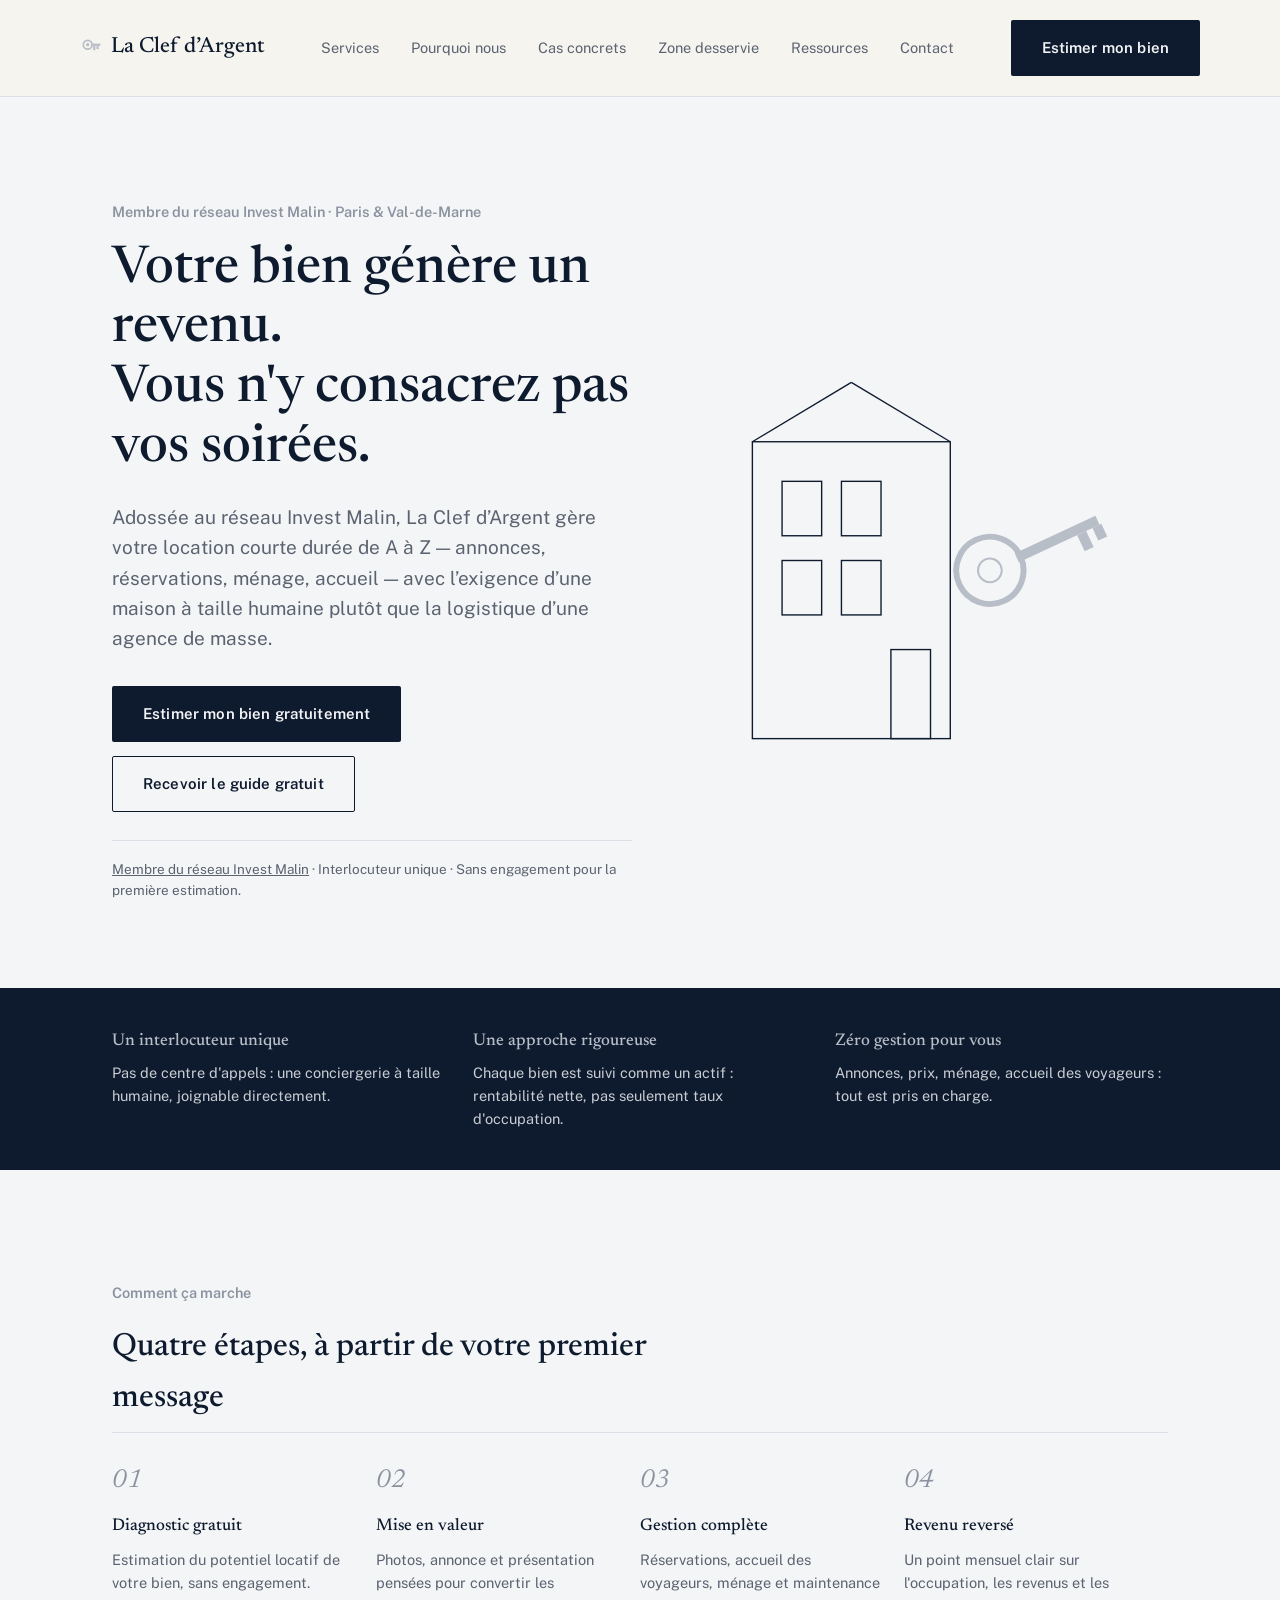
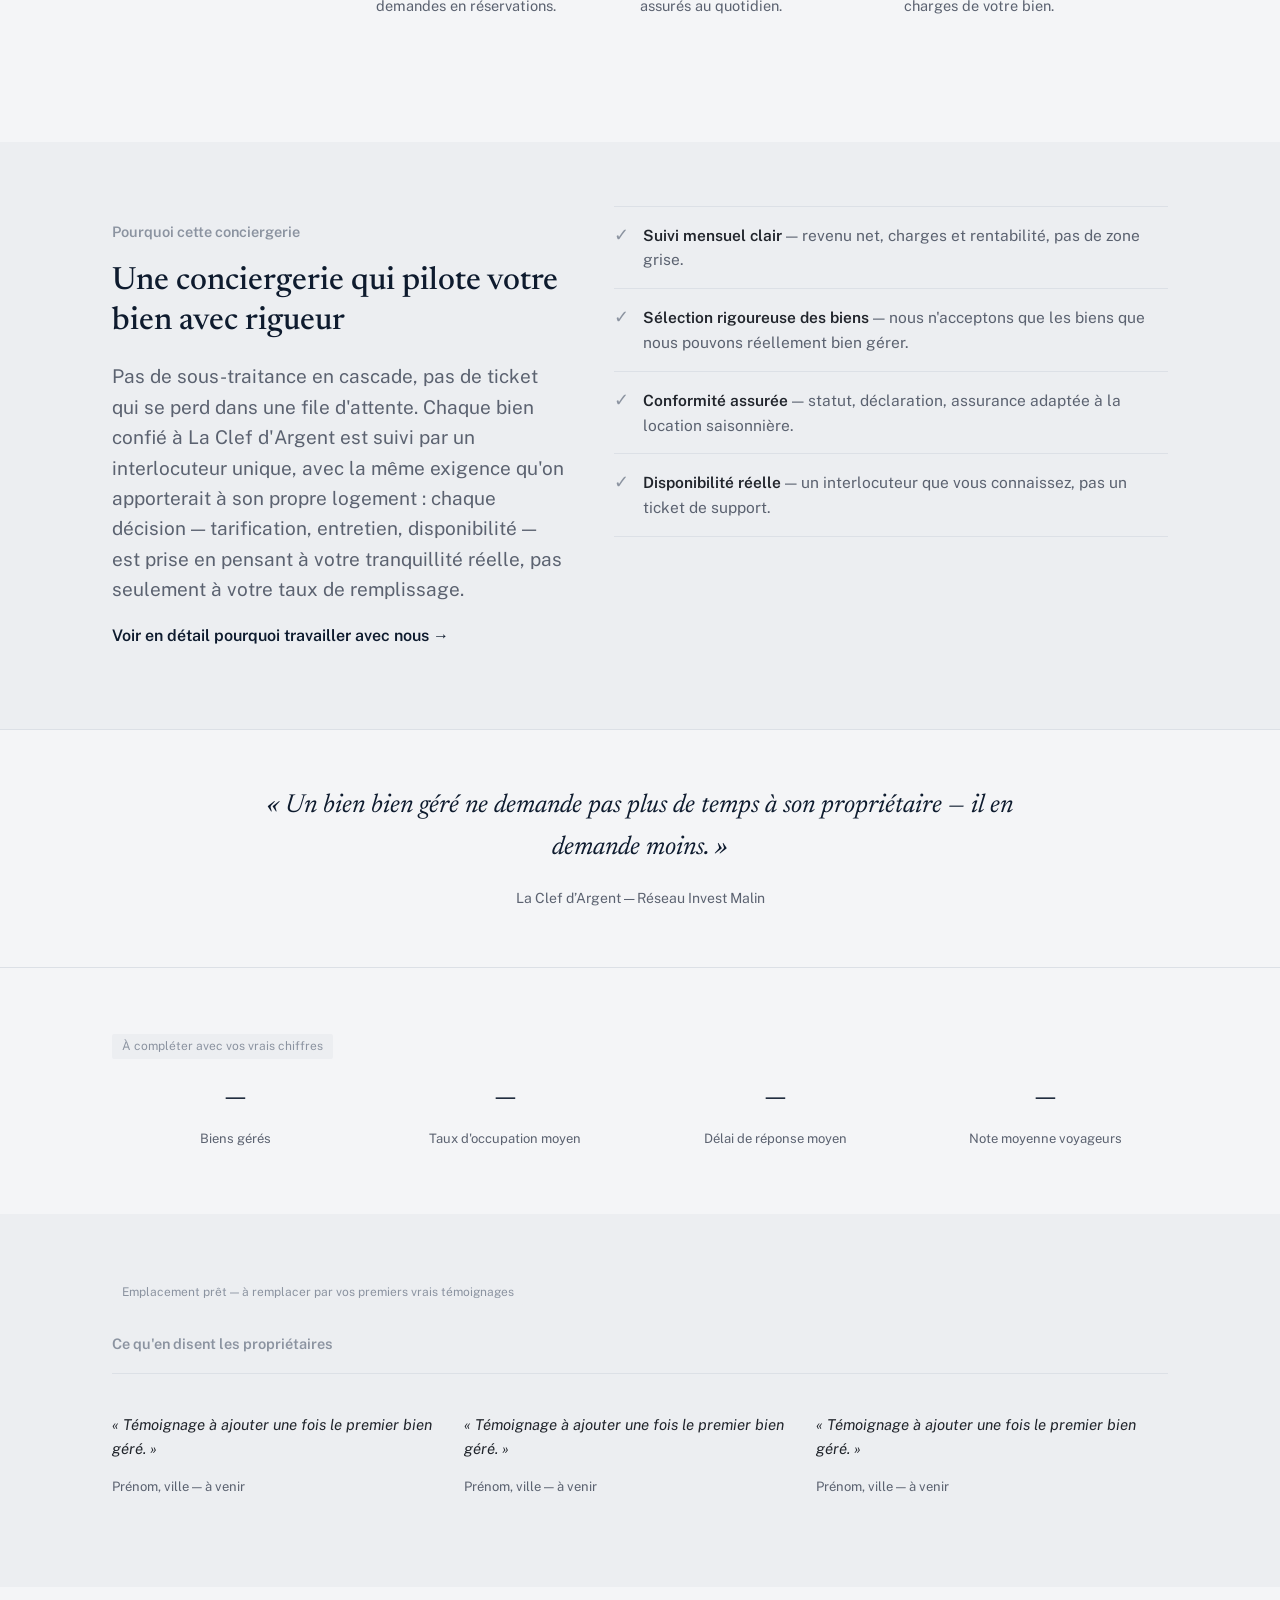
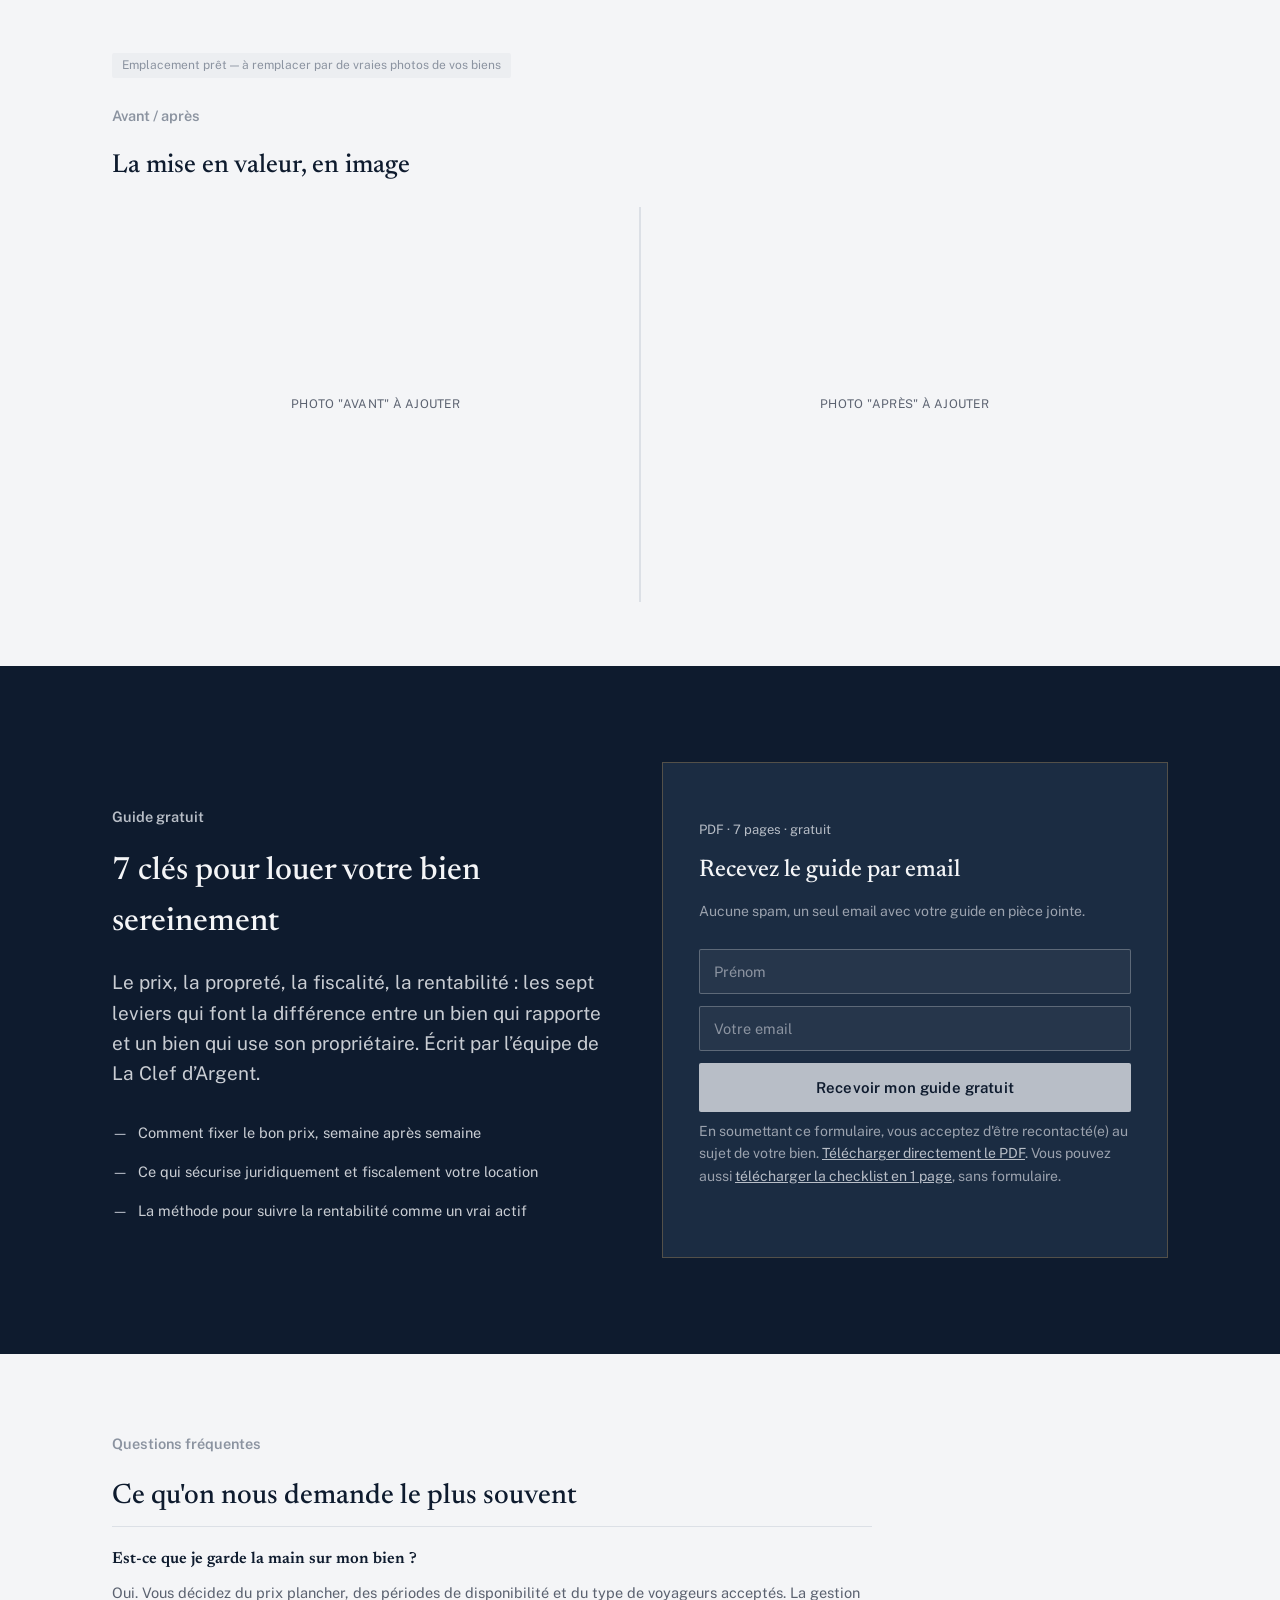
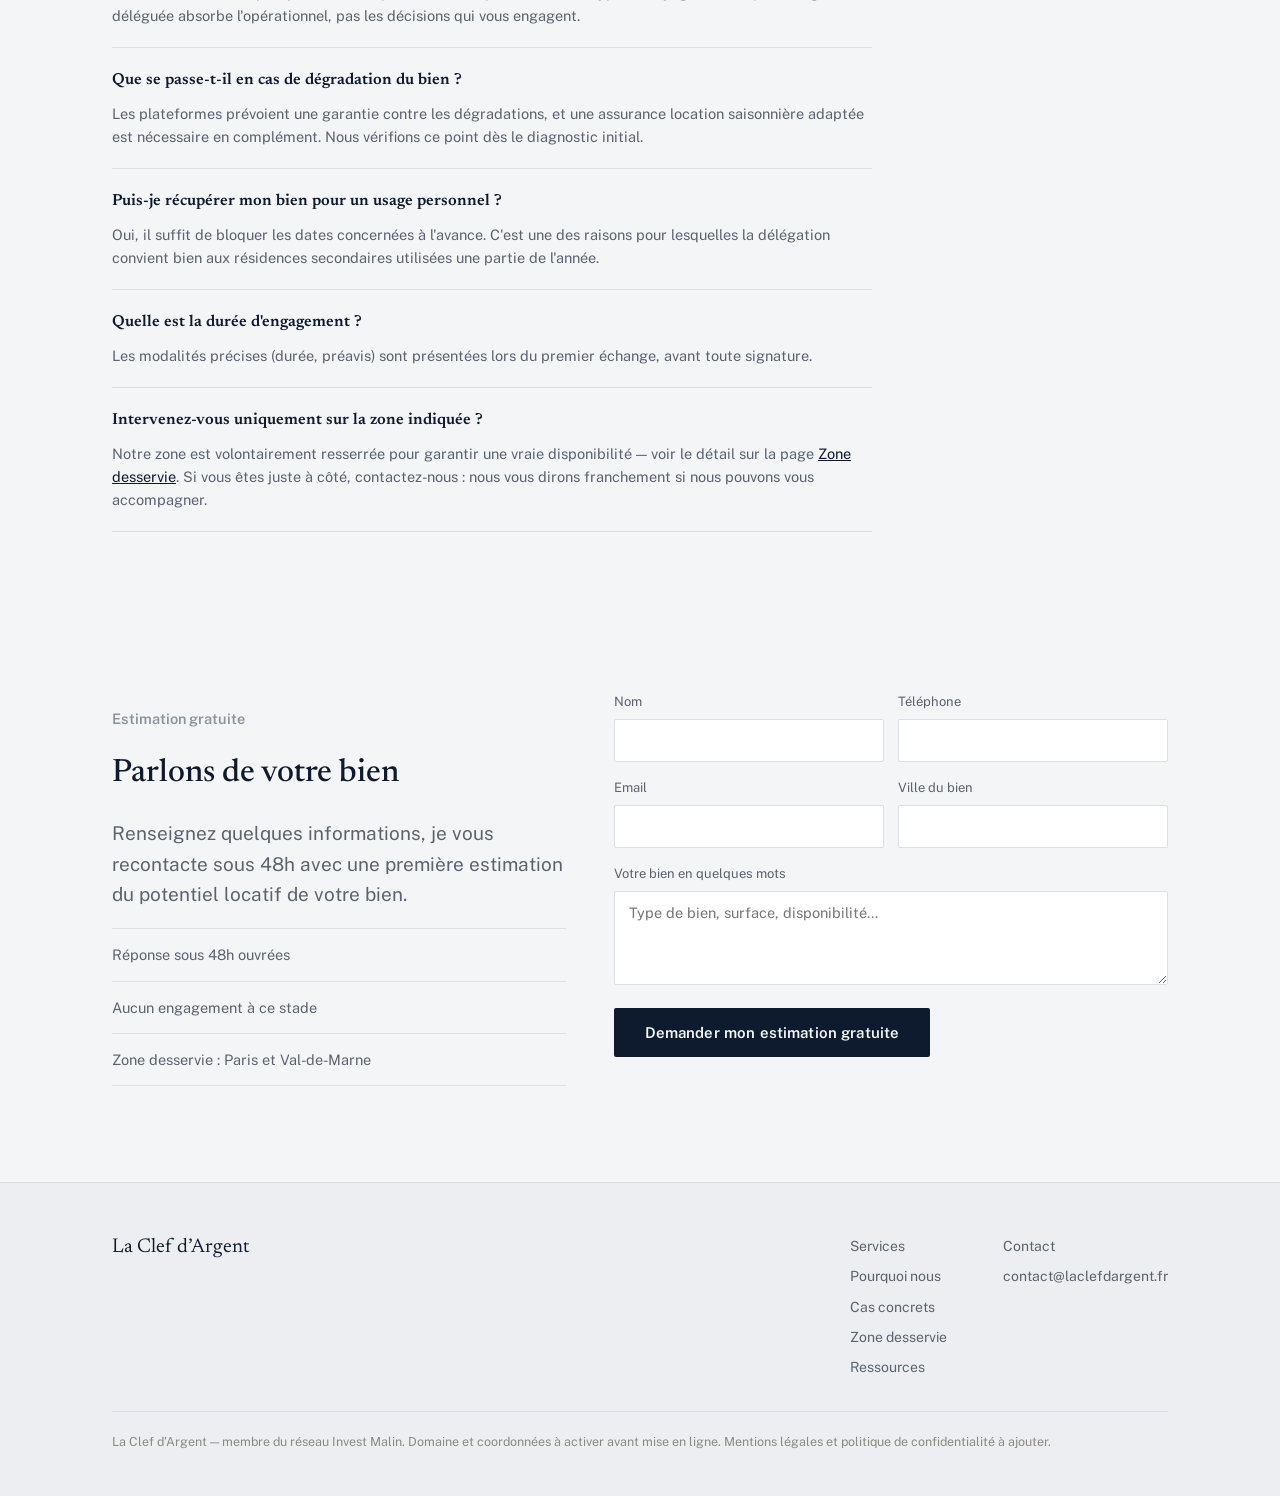
<file: index.html>
<!DOCTYPE html>
<html lang="fr">
<head>
<meta charset="UTF-8">
<meta name="viewport" content="width=device-width, initial-scale=1.0">
<title>La Clef d’Argent — Conciergerie Haut de Gamme | Réseau Invest Malin</title>
<meta name="description" content="La Clef d’Argent, conciergerie haut de gamme membre du réseau Invest Malin. Un interlocuteur unique pour la gestion de votre bien, de A à Z. Guide gratuit et estimation offerte.">
<link rel="preconnect" href="https://fonts.googleapis.com">
<link rel="preconnect" href="https://fonts.gstatic.com" crossorigin>
<link href="https://fonts.googleapis.com/css2?family=Newsreader:ital,opsz,wght@0,6..72,400;0,6..72,500;0,6..72,600;1,6..72,400&family=Public+Sans:wght@400;500;600&display=swap" rel="stylesheet">
<link rel="stylesheet" href="styles.css">
</head>
<body>

<header>
  <div class="wrap nav">
    <a href="#top" class="brand"><span class="brand-mark" aria-hidden="true"><svg viewBox="0 0 40 40" width="22" height="22"><circle cx="14" cy="14" r="8" fill="none" stroke="#B8BEC7" stroke-width="3"/><circle cx="14" cy="14" r="3" fill="#B8BEC7"/><rect x="20" y="12" width="17" height="4" fill="#B8BEC7"/><rect x="30" y="16" width="4" height="6" fill="#B8BEC7"/><rect x="24" y="16" width="4" height="8" fill="#B8BEC7"/></svg></span>La Clef d’Argent</a>
    <nav class="navlinks">
      <a href="services.html">Services</a>
      <a href="pourquoi-nous.html">Pourquoi nous</a>
      <a href="cas-concrets.html">Cas concrets</a>
      <a href="zone-desservie.html">Zone desservie</a>
      <a href="ressources.html">Ressources</a>
      <a href="#contact">Contact</a>
    </nav>
    <a href="#contact" class="btn btn-primary nav-cta">Estimer mon bien</a>
  </div>
</header>

<section class="hero" id="top">
  <div class="wrap hero-grid">
    <div>
      <p class="kicker">Membre du réseau Invest Malin · Paris &amp; Val-de-Marne</p>
      <h1>Votre bien génère un revenu.<br>Vous n'y consacrez pas vos soirées.</h1>
      <p class="lead">Adossée au réseau Invest Malin, La Clef d’Argent gère votre location courte durée de A à Z — annonces, réservations, ménage, accueil — avec l’exigence d’une maison à taille humaine plutôt que la logistique d’une agence de masse.</p>
      <div class="hero-ctas">
        <a href="#contact" class="btn btn-primary">Estimer mon bien gratuitement</a>
        <a href="#guide" class="btn btn-outline">Recevoir le guide gratuit</a>
      </div>
      <p class="trust-line"><a href="invest-malin.html" style="color:inherit; text-decoration:underline;">Membre du réseau Invest Malin</a> · Interlocuteur unique · Sans engagement pour la première estimation.</p>
    </div>
    <div aria-hidden="true">
      <svg viewBox="0 0 480 460" xmlns="http://www.w3.org/2000/svg" role="img" aria-label="Illustration d'une clé et d'un immeuble">
        <rect x="0" y="0" width="480" height="460" fill="none"/>
        <g fill="none" stroke="#0E1B2E" stroke-width="1.4">
          <rect x="60" y="120" width="200" height="300" />
          <rect x="90" y="160" width="40" height="55" />
          <rect x="150" y="160" width="40" height="55" />
          <rect x="90" y="240" width="40" height="55" />
          <rect x="150" y="240" width="40" height="55" />
          <rect x="200" y="330" width="40" height="90" />
          <line x1="60" y1="120" x2="160" y2="60" />
          <line x1="260" y1="120" x2="160" y2="60" />
        </g>
        <g transform="translate(300,250) rotate(-25)">
          <circle cx="0" cy="0" r="34" fill="none" stroke="#B8BEC7" stroke-width="6"/>
          <circle cx="0" cy="0" r="12" fill="#F4F5F7" stroke="#B8BEC7" stroke-width="2"/>
          <rect x="30" y="-5" width="90" height="10" fill="#B8BEC7"/>
          <rect x="95" y="5" width="10" height="18" fill="#B8BEC7"/>
          <rect x="112" y="5" width="10" height="14" fill="#B8BEC7"/>
        </g>
      </svg>
    </div>
  </div>
</section>

<section class="stats">
  <div class="wrap stats-grid">
    <div class="stat">
      <h3>Un interlocuteur unique</h3>
      <p>Pas de centre d'appels : une conciergerie à taille humaine, joignable directement.</p>
    </div>
    <div class="stat">
      <h3>Une approche rigoureuse</h3>
      <p>Chaque bien est suivi comme un actif : rentabilité nette, pas seulement taux d'occupation.</p>
    </div>
    <div class="stat">
      <h3>Zéro gestion pour vous</h3>
      <p>Annonces, prix, ménage, accueil des voyageurs : tout est pris en charge.</p>
    </div>
  </div>
</section>

<section class="section" id="comment">
  <div class="wrap">
    <p class="kicker">Comment ça marche</p>
    <h2 style="font-size:32px; max-width:600px; margin-bottom:8px;">Quatre étapes, à partir de votre premier message</h2>
    <div class="steps">
      <div class="step">
        <div class="step-num">01</div>
        <h3>Diagnostic gratuit</h3>
        <p>Estimation du potentiel locatif de votre bien, sans engagement.</p>
      </div>
      <div class="step">
        <div class="step-num">02</div>
        <h3>Mise en valeur</h3>
        <p>Photos, annonce et présentation pensées pour convertir les demandes en réservations.</p>
      </div>
      <div class="step">
        <div class="step-num">03</div>
        <h3>Gestion complète</h3>
        <p>Réservations, accueil des voyageurs, ménage et maintenance assurés au quotidien.</p>
      </div>
      <div class="step">
        <div class="step-num">04</div>
        <h3>Revenu reversé</h3>
        <p>Un point mensuel clair sur l'occupation, les revenus et les charges de votre bien.</p>
      </div>
    </div>
  </div>
</section>

<section class="section-tight" id="pourquoi" style="background:var(--bone);">
  <div class="wrap split">
    <div>
      <p class="kicker">Pourquoi cette conciergerie</p>
      <h2>Une conciergerie qui pilote votre bien avec rigueur</h2>
      <p class="lead">Pas de sous-traitance en cascade, pas de ticket qui se perd dans une file d'attente. Chaque bien confié à La Clef d'Argent est suivi par un interlocuteur unique, avec la même exigence qu'on apporterait à son propre logement : chaque décision — tarification, entretien, disponibilité — est prise en pensant à votre tranquillité réelle, pas seulement à votre taux de remplissage.</p>
      <p style="margin-top:16px;"><a href="pourquoi-nous.html" style="color:var(--navy); font-weight:600; text-decoration:none;">Voir en détail pourquoi travailler avec nous →</a></p>
    </div>
    <ul class="checklist">
      <li><span class="check-mark">✓</span><span><strong>Suivi mensuel clair</strong> — revenu net, charges et rentabilité, pas de zone grise.</span></li>
      <li><span class="check-mark">✓</span><span><strong>Sélection rigoureuse des biens</strong> — nous n'acceptons que les biens que nous pouvons réellement bien gérer.</span></li>
      <li><span class="check-mark">✓</span><span><strong>Conformité assurée</strong> — statut, déclaration, assurance adaptée à la location saisonnière.</span></li>
      <li><span class="check-mark">✓</span><span><strong>Disponibilité réelle</strong> — un interlocuteur que vous connaissez, pas un ticket de support.</span></li>
    </ul>
  </div>
</section>

<section class="quote-block">
  <div class="wrap">
    <p>« Un bien bien géré ne demande pas plus de temps à son propriétaire — il en demande moins. »</p>
    <span>La Clef d’Argent — Réseau Invest Malin</span>
  </div>
</section>

<section class="section-tight">
  <div class="wrap">
    <span class="placeholder-note">À compléter avec vos vrais chiffres</span>
    <div class="counters">
      <div>
        <div class="counter-num">—</div>
        <div class="counter-label">Biens gérés</div>
      </div>
      <div>
        <div class="counter-num">—</div>
        <div class="counter-label">Taux d'occupation moyen</div>
      </div>
      <div>
        <div class="counter-num">—</div>
        <div class="counter-label">Délai de réponse moyen</div>
      </div>
      <div>
        <div class="counter-num">—</div>
        <div class="counter-label">Note moyenne voyageurs</div>
      </div>
    </div>
  </div>
</section>

<section class="section-tight" style="background:var(--bone);">
  <div class="wrap">
    <span class="placeholder-note">Emplacement prêt — à remplacer par vos premiers vrais témoignages</span>
    <p class="kicker">Ce qu'en disent les propriétaires</p>
    <div class="testimonial-grid">
      <div class="testimonial">
        <p>« Témoignage à ajouter une fois le premier bien géré. »</p>
        <span>Prénom, ville — à venir</span>
      </div>
      <div class="testimonial">
        <p>« Témoignage à ajouter une fois le premier bien géré. »</p>
        <span>Prénom, ville — à venir</span>
      </div>
      <div class="testimonial">
        <p>« Témoignage à ajouter une fois le premier bien géré. »</p>
        <span>Prénom, ville — à venir</span>
      </div>
    </div>
  </div>
</section>

<section class="section-tight">
  <div class="wrap">
    <span class="placeholder-note">Emplacement prêt — à remplacer par de vraies photos de vos biens</span>
    <p class="kicker">Avant / après</p>
    <h2 style="font-size:26px; max-width:600px; margin-bottom:20px;">La mise en valeur, en image</h2>
    <div class="beforeafter-grid">
      <div class="beforeafter-panel"><span>PHOTO "AVANT" À AJOUTER</span></div>
      <div class="beforeafter-panel"><span>PHOTO "APRÈS" À AJOUTER</span></div>
    </div>
  </div>
</section>

<section class="section guide-section" id="guide">
  <div class="wrap guide-grid">
    <div>
      <p class="kicker" style="color:var(--brass);">Guide gratuit</p>
      <h2>7 clés pour louer votre bien sereinement</h2>
      <p class="lead">Le prix, la propreté, la fiscalité, la rentabilité : les sept leviers qui font la différence entre un bien qui rapporte et un bien qui use son propriétaire. Écrit par l’équipe de La Clef d’Argent.</p>
      <ul class="guide-list">
        <li>Comment fixer le bon prix, semaine après semaine</li>
        <li>Ce qui sécurise juridiquement et fiscalement votre location</li>
        <li>La méthode pour suivre la rentabilité comme un vrai actif</li>
      </ul>
    </div>
    <div class="guide-cover">
      <p class="tag">PDF · 7 pages · gratuit</p>
      <h3>Recevez le guide par email</h3>
      <p>Aucune spam, un seul email avec votre guide en pièce jointe.</p>
      <form class="leadform" id="guideForm">
        <input type="text" name="prenom" placeholder="Prénom" required>
        <input type="email" name="email" placeholder="Votre email" required>
        <button type="submit" class="btn btn-brass">Recevoir mon guide gratuit</button>
        <p class="error-text" id="guideError">Merci de renseigner votre prénom et un email valide.</p>
        <p class="form-success" id="guideSuccess">Merci ! Votre guide est prêt à être téléchargé.</p>
      </form>
      <p class="form-note">En soumettant ce formulaire, vous acceptez d'être recontacté(e) au sujet de votre bien. <a href="./guide-gratuit-la-clef-dargent.pdf" style="color:var(--brass);" download>Télécharger directement le PDF</a>. Vous pouvez aussi <a href="./checklist-avant-de-confier-votre-bien.pdf" style="color:var(--brass);" download>télécharger la checklist en 1 page</a>, sans formulaire.</p>
    </div>
  </div>
</section>

<section class="section-tight">
  <div class="wrap">
    <p class="kicker">Questions fréquentes</p>
    <h2 style="font-size:28px; max-width:600px; margin-bottom:8px;">Ce qu'on nous demande le plus souvent</h2>
    <div style="max-width:760px;">
      <div class="faq-item">
        <h3>Est-ce que je garde la main sur mon bien ?</h3>
        <p>Oui. Vous décidez du prix plancher, des périodes de disponibilité et du type de voyageurs acceptés. La gestion déléguée absorbe l'opérationnel, pas les décisions qui vous engagent.</p>
      </div>
      <div class="faq-item">
        <h3>Que se passe-t-il en cas de dégradation du bien ?</h3>
        <p>Les plateformes prévoient une garantie contre les dégradations, et une assurance location saisonnière adaptée est nécessaire en complément. Nous vérifions ce point dès le diagnostic initial.</p>
      </div>
      <div class="faq-item">
        <h3>Puis-je récupérer mon bien pour un usage personnel ?</h3>
        <p>Oui, il suffit de bloquer les dates concernées à l'avance. C'est une des raisons pour lesquelles la délégation convient bien aux résidences secondaires utilisées une partie de l'année.</p>
      </div>
      <div class="faq-item">
        <h3>Quelle est la durée d'engagement ?</h3>
        <p>Les modalités précises (durée, préavis) sont présentées lors du premier échange, avant toute signature.</p>
      </div>
      <div class="faq-item">
        <h3>Intervenez-vous uniquement sur la zone indiquée ?</h3>
        <p>Notre zone est volontairement resserrée pour garantir une vraie disponibilité — voir le détail sur la page <a href="zone-desservie.html" style="color:var(--navy);">Zone desservie</a>. Si vous êtes juste à côté, contactez-nous : nous vous dirons franchement si nous pouvons vous accompagner.</p>
      </div>
    </div>
  </div>
</section>

<section class="section" id="contact">
  <div class="wrap contact-grid">
    <div>
      <p class="kicker">Estimation gratuite</p>
      <h2>Parlons de votre bien</h2>
      <p class="lead">Renseignez quelques informations, je vous recontacte sous 48h avec une première estimation du potentiel locatif de votre bien.</p>
      <div class="checklist" style="margin-top:12px;">
        <div style="padding:14px 0; border-top:1px solid var(--line); font-size:14.5px; color:var(--ink-soft);">Réponse sous 48h ouvrées</div>
        <div style="padding:14px 0; border-top:1px solid var(--line); font-size:14.5px; color:var(--ink-soft);">Aucun engagement à ce stade</div>
        <div style="padding:14px 0; border-top:1px solid var(--line); border-bottom:1px solid var(--line); font-size:14.5px; color:var(--ink-soft);">Zone desservie : Paris et Val-de-Marne</div>
      </div>
    </div>
    <form class="contact-form" id="contactForm" novalidate>
      <div class="field-row">
        <div class="field">
          <label for="nom">Nom</label>
          <input type="text" id="nom" name="nom" required>
        </div>
        <div class="field">
          <label for="tel">Téléphone</label>
          <input type="tel" id="tel" name="tel" required>
        </div>
      </div>
      <div class="field-row">
        <div class="field">
          <label for="email2">Email</label>
          <input type="email" id="email2" name="email" required>
        </div>
        <div class="field">
          <label for="ville">Ville du bien</label>
          <input type="text" id="ville" name="ville" required>
        </div>
      </div>
      <div class="field">
        <label for="message">Votre bien en quelques mots</label>
        <textarea id="message" name="message" rows="4" placeholder="Type de bien, surface, disponibilité..."></textarea>
      </div>
      <p class="error-text" id="contactError">Merci de renseigner votre nom, téléphone, email et la ville du bien.</p>
      <p class="form-success" id="contactSuccess" style="color:var(--green);">Merci, votre demande a bien été envoyée. Je vous recontacte sous 48h.</p>
      <button type="submit" class="btn btn-primary">Demander mon estimation gratuite</button>
    </form>
  </div>
</section>

<footer>
  <div class="wrap">
    <div class="footer-grid">
      <div class="footer-brand">La Clef d’Argent</div>
      <div class="footer-cols">
        <div>
          <a href="services.html">Services</a>
          <a href="pourquoi-nous.html">Pourquoi nous</a>
          <a href="cas-concrets.html">Cas concrets</a>
          <a href="zone-desservie.html">Zone desservie</a>
          <a href="ressources.html">Ressources</a>
        </div>
        <div>
          <a href="#contact">Contact</a>
          <a href="mailto:contact@laclefdargent.fr">contact@laclefdargent.fr</a>
        </div>
      </div>
    </div>
    <p class="fine">La Clef d’Argent — membre du réseau Invest Malin. Domaine et coordonnées à activer avant mise en ligne. Mentions légales et politique de confidentialité à ajouter.</p>
  </div>
</footer>

<script>
  function isValidEmail(v){ return /^[^\s@]+@[^\s@]+\.[^\s@]+$/.test(v); }

  var guideForm = document.getElementById('guideForm');
  guideForm.addEventListener('submit', function(e){
    e.preventDefault();
    var prenom = guideForm.prenom.value.trim();
    var email = guideForm.email.value.trim();
    var err = document.getElementById('guideError');
    var ok = document.getElementById('guideSuccess');
    if(!prenom || !isValidEmail(email)){
      err.style.display = 'block';
      ok.style.display = 'none';
      return;
    }
    err.style.display = 'none';
    ok.style.display = 'block';
    // TODO : brancher ce formulaire sur Formspree, Brevo ou tout service d'emailing
    // pour recevoir les leads et déclencher l'envoi automatique du PDF.
    window.location.href = './guide-gratuit-la-clef-dargent.pdf';
  });

  var contactForm = document.getElementById('contactForm');
  contactForm.addEventListener('submit', function(e){
    e.preventDefault();
    var nom = contactForm.nom.value.trim();
    var tel = contactForm.tel.value.trim();
    var email = contactForm.email.value.trim();
    var ville = contactForm.ville.value.trim();
    var err = document.getElementById('contactError');
    var ok = document.getElementById('contactSuccess');
    if(!nom || !tel || !isValidEmail(email) || !ville){
      err.style.display = 'block';
      ok.style.display = 'none';
      return;
    }
    err.style.display = 'none';
    ok.style.display = 'block';
    contactForm.reset();
    // TODO : brancher ce formulaire sur Formspree, Brevo ou tout service d'emailing
    // pour recevoir les demandes d'estimation par email.
  });
</script>

</body>
</html>
</file>
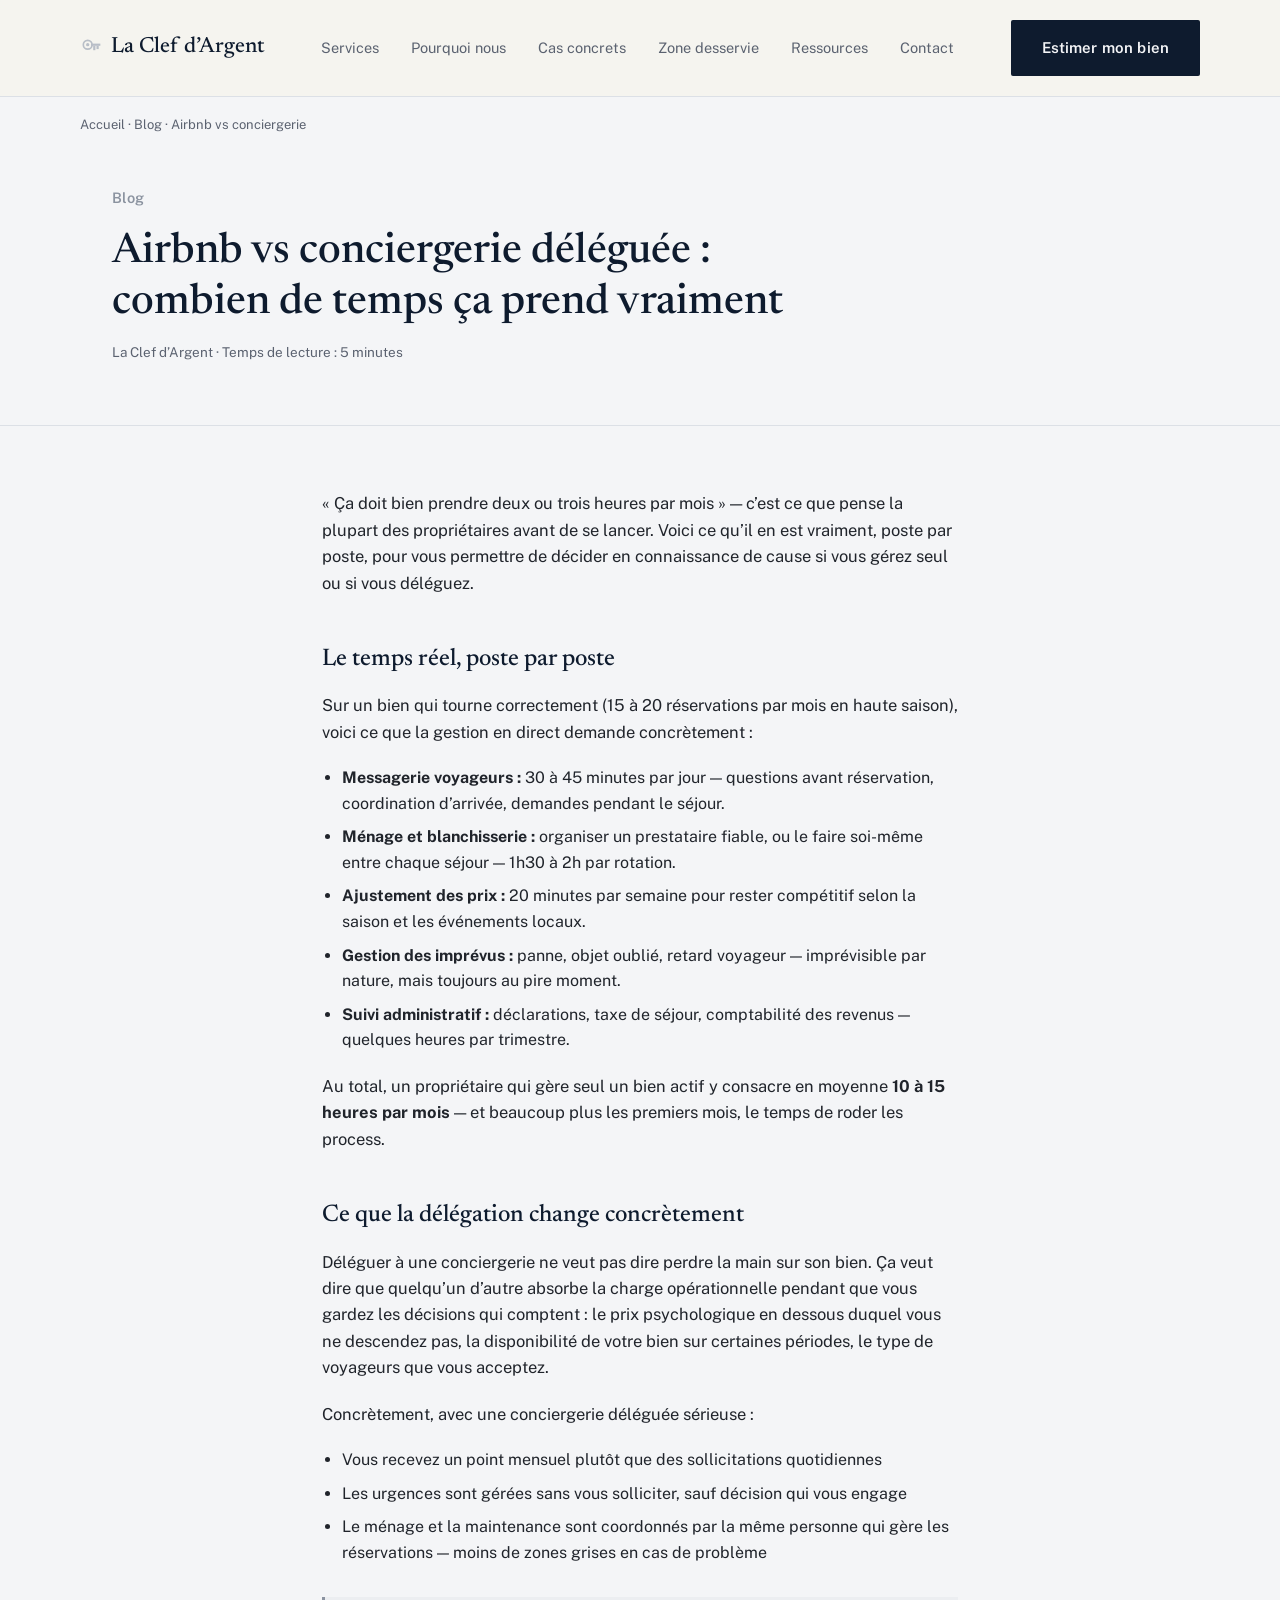
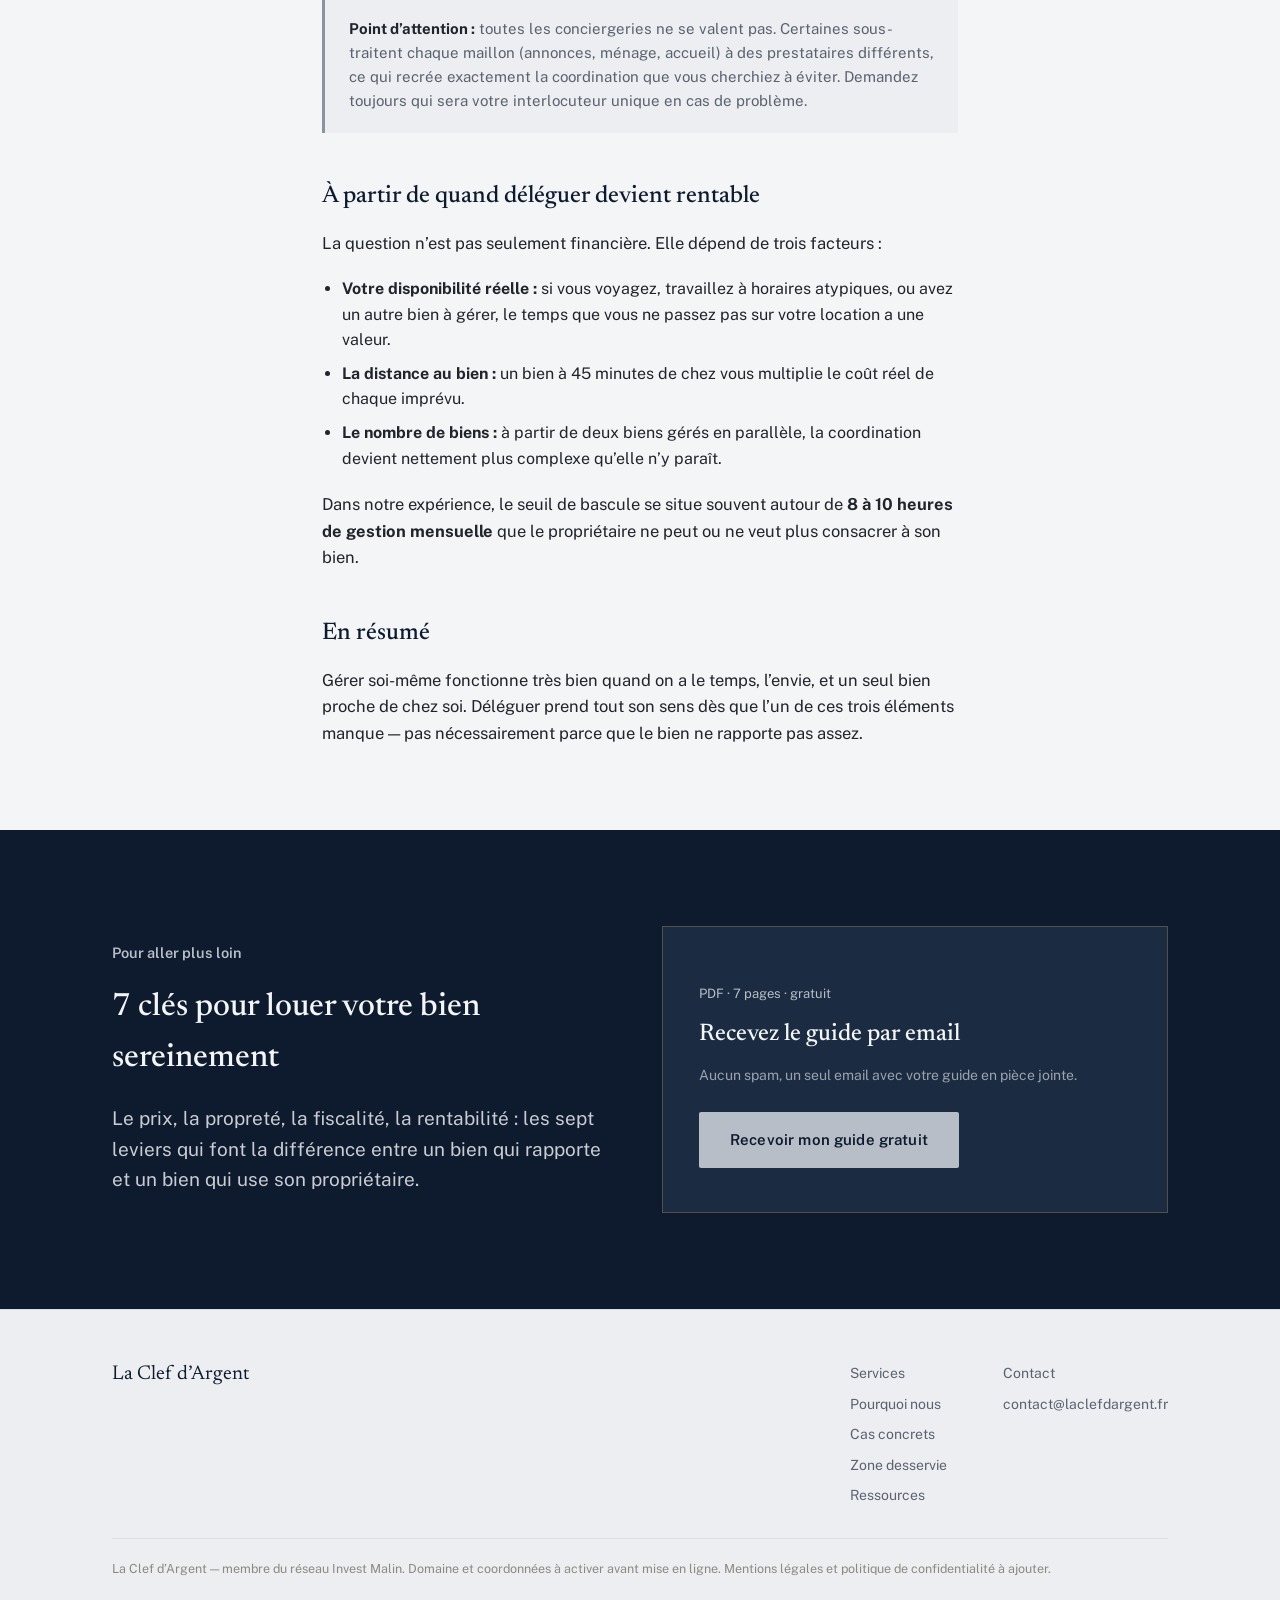
<file: blog-airbnb-vs-conciergerie.html>
<!DOCTYPE html>
<html lang="fr">
<head>
<meta charset="UTF-8">
<meta name="viewport" content="width=device-width, initial-scale=1.0">
<title>Airbnb vs conciergerie déléguée : combien de temps ça prend vraiment | La Clef d’Argent</title>
<meta name="description" content="Gérer soi-même sa location courte durée ou déléguer à une conciergerie : combien d'heures par mois, quels risques, et à partir de quand ça vaut le coup de déléguer.">
<link rel="preconnect" href="https://fonts.googleapis.com">
<link rel="preconnect" href="https://fonts.gstatic.com" crossorigin>
<link href="https://fonts.googleapis.com/css2?family=Newsreader:ital,opsz,wght@0,6..72,400;0,6..72,500;0,6..72,600;1,6..72,400&family=Public+Sans:wght@400;500;600&display=swap" rel="stylesheet">
<link rel="stylesheet" href="styles.css">
</head>
<body>

<header>
  <div class="wrap nav">
    <a href="index.html" class="brand"><span class="brand-mark" aria-hidden="true"><svg viewBox="0 0 40 40" width="22" height="22"><circle cx="14" cy="14" r="8" fill="none" stroke="#B8BEC7" stroke-width="3"/><circle cx="14" cy="14" r="3" fill="#B8BEC7"/><rect x="20" y="12" width="17" height="4" fill="#B8BEC7"/><rect x="30" y="16" width="4" height="6" fill="#B8BEC7"/><rect x="24" y="16" width="4" height="8" fill="#B8BEC7"/></svg></span>La Clef d’Argent</a>
    <nav class="navlinks">
      <a href="services.html">Services</a>
      <a href="pourquoi-nous.html">Pourquoi nous</a>
      <a href="cas-concrets.html">Cas concrets</a>
      <a href="zone-desservie.html">Zone desservie</a>
      <a href="ressources.html">Ressources</a>
      <a href="index.html#contact">Contact</a>
    </nav>
    <a href="index.html#contact" class="btn btn-primary nav-cta">Estimer mon bien</a>
  </div>
</header>

<div class="wrap breadcrumb"><a href="index.html">Accueil</a> · <a href="blog-airbnb-vs-conciergerie.html">Blog</a> · Airbnb vs conciergerie</div>

<section class="page-hero">
  <div class="wrap">
    <p class="kicker">Blog</p>
    <h1>Airbnb vs conciergerie déléguée : combien de temps ça prend vraiment</h1>
    <p class="article-meta">La Clef d’Argent · Temps de lecture : 5 minutes</p>
  </div>
</section>

<section class="section-tight">
  <div class="wrap prose">
    <p>« Ça doit bien prendre deux ou trois heures par mois » — c’est ce que pense la plupart des propriétaires avant de se lancer. Voici ce qu’il en est vraiment, poste par poste, pour vous permettre de décider en connaissance de cause si vous gérez seul ou si vous déléguez.</p>

    <h2>Le temps réel, poste par poste</h2>
    <p>Sur un bien qui tourne correctement (15 à 20 réservations par mois en haute saison), voici ce que la gestion en direct demande concrètement :</p>
    <ul>
      <li><strong>Messagerie voyageurs :</strong> 30 à 45 minutes par jour — questions avant réservation, coordination d’arrivée, demandes pendant le séjour.</li>
      <li><strong>Ménage et blanchisserie :</strong> organiser un prestataire fiable, ou le faire soi-même entre chaque séjour — 1h30 à 2h par rotation.</li>
      <li><strong>Ajustement des prix :</strong> 20 minutes par semaine pour rester compétitif selon la saison et les événements locaux.</li>
      <li><strong>Gestion des imprévus :</strong> panne, objet oublié, retard voyageur — imprévisible par nature, mais toujours au pire moment.</li>
      <li><strong>Suivi administratif :</strong> déclarations, taxe de séjour, comptabilité des revenus — quelques heures par trimestre.</li>
    </ul>
    <p>Au total, un propriétaire qui gère seul un bien actif y consacre en moyenne <strong>10 à 15 heures par mois</strong> — et beaucoup plus les premiers mois, le temps de roder les process.</p>

    <h2>Ce que la délégation change concrètement</h2>
    <p>Déléguer à une conciergerie ne veut pas dire perdre la main sur son bien. Ça veut dire que quelqu’un d’autre absorbe la charge opérationnelle pendant que vous gardez les décisions qui comptent : le prix psychologique en dessous duquel vous ne descendez pas, la disponibilité de votre bien sur certaines périodes, le type de voyageurs que vous acceptez.</p>
    <p>Concrètement, avec une conciergerie déléguée sérieuse :</p>
    <ul>
      <li>Vous recevez un point mensuel plutôt que des sollicitations quotidiennes</li>
      <li>Les urgences sont gérées sans vous solliciter, sauf décision qui vous engage</li>
      <li>Le ménage et la maintenance sont coordonnés par la même personne qui gère les réservations — moins de zones grises en cas de problème</li>
    </ul>

    <div class="callout"><strong>Point d’attention :</strong> toutes les conciergeries ne se valent pas. Certaines sous-traitent chaque maillon (annonces, ménage, accueil) à des prestataires différents, ce qui recrée exactement la coordination que vous cherchiez à éviter. Demandez toujours qui sera votre interlocuteur unique en cas de problème.</div>

    <h2>À partir de quand déléguer devient rentable</h2>
    <p>La question n’est pas seulement financière. Elle dépend de trois facteurs :</p>
    <ul>
      <li><strong>Votre disponibilité réelle :</strong> si vous voyagez, travaillez à horaires atypiques, ou avez un autre bien à gérer, le temps que vous ne passez pas sur votre location a une valeur.</li>
      <li><strong>La distance au bien :</strong> un bien à 45 minutes de chez vous multiplie le coût réel de chaque imprévu.</li>
      <li><strong>Le nombre de biens :</strong> à partir de deux biens gérés en parallèle, la coordination devient nettement plus complexe qu’elle n’y paraît.</li>
    </ul>
    <p>Dans notre expérience, le seuil de bascule se situe souvent autour de <strong>8 à 10 heures de gestion mensuelle</strong> que le propriétaire ne peut ou ne veut plus consacrer à son bien.</p>

    <h2>En résumé</h2>
    <p>Gérer soi-même fonctionne très bien quand on a le temps, l’envie, et un seul bien proche de chez soi. Déléguer prend tout son sens dès que l’un de ces trois éléments manque — pas nécessairement parce que le bien ne rapporte pas assez.</p>
  </div>
</section>

<section class="section guide-section" id="guide">
  <div class="wrap guide-grid">
    <div>
      <p class="kicker" style="color:var(--brass);">Pour aller plus loin</p>
      <h2>7 clés pour louer votre bien sereinement</h2>
      <p class="lead">Le prix, la propreté, la fiscalité, la rentabilité : les sept leviers qui font la différence entre un bien qui rapporte et un bien qui use son propriétaire.</p>
    </div>
    <div class="guide-cover">
      <p class="tag">PDF · 7 pages · gratuit</p>
      <h3>Recevez le guide par email</h3>
      <p>Aucun spam, un seul email avec votre guide en pièce jointe.</p>
      <a href="index.html#guide" class="btn btn-brass">Recevoir mon guide gratuit</a>
    </div>
  </div>
</section>

<footer>
  <div class="wrap">
    <div class="footer-grid">
      <div class="footer-brand">La Clef d’Argent</div>
      <div class="footer-cols">
        <div>
          <a href="services.html">Services</a>
          <a href="pourquoi-nous.html">Pourquoi nous</a>
          <a href="cas-concrets.html">Cas concrets</a>
          <a href="zone-desservie.html">Zone desservie</a>
          <a href="ressources.html">Ressources</a>
        </div>
        <div>
          <a href="index.html#contact">Contact</a>
          <a href="mailto:contact@laclefdargent.fr">contact@laclefdargent.fr</a>
        </div>
      </div>
    </div>
    <p class="fine">La Clef d’Argent — membre du réseau Invest Malin. Domaine et coordonnées à activer avant mise en ligne. Mentions légales et politique de confidentialité à ajouter.</p>
  </div>
</footer>

</body>
</html>
</file>
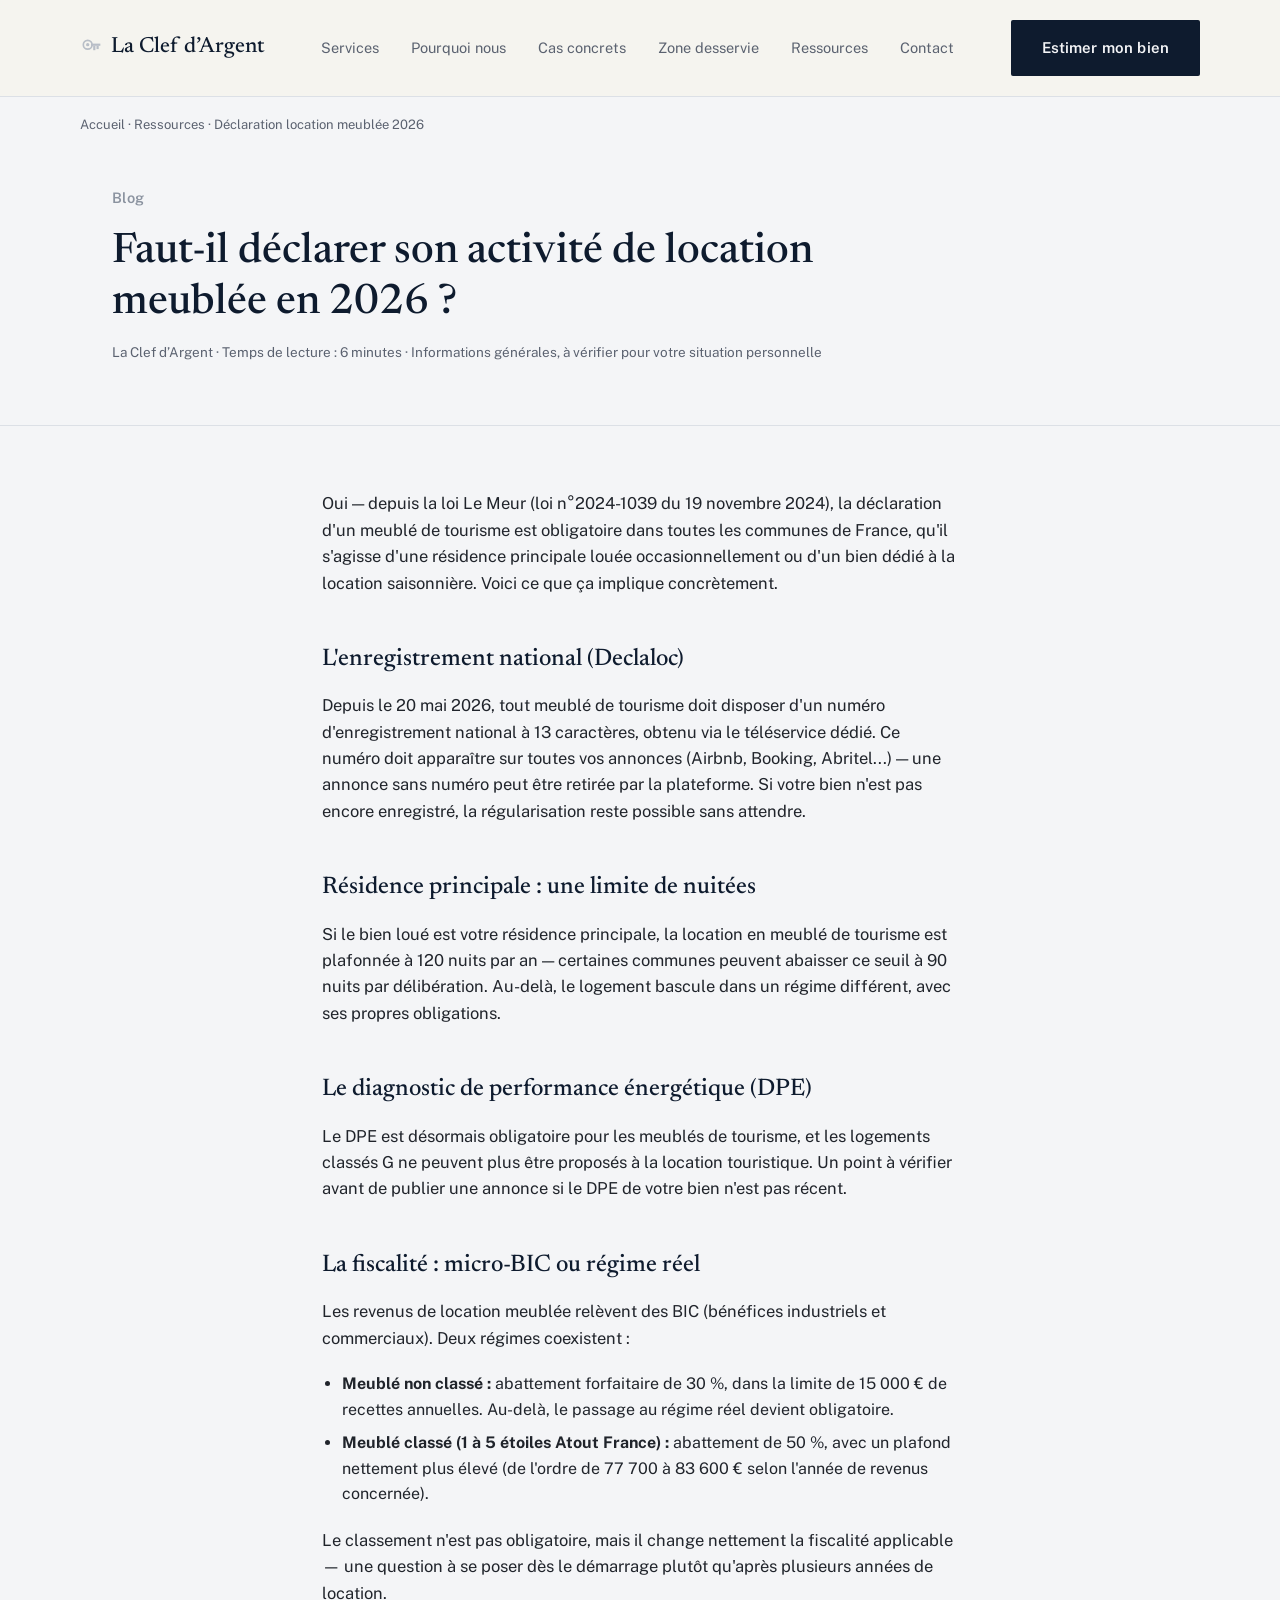
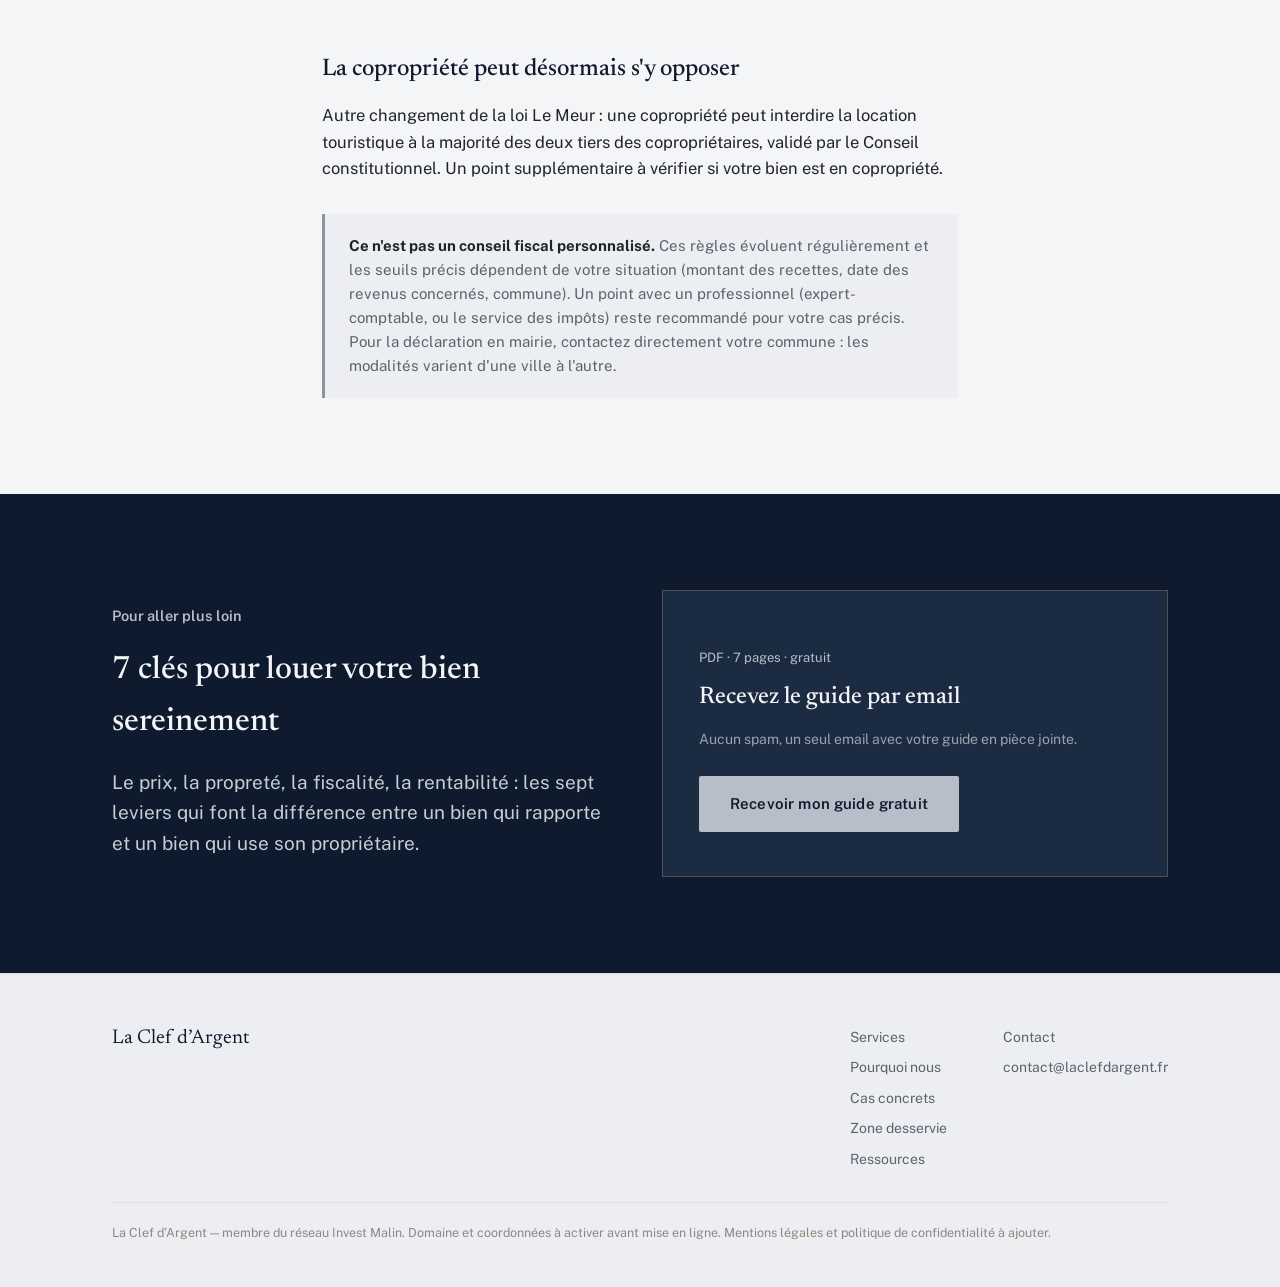
<file: blog-declaration-location-meublee-2026.html>
<!DOCTYPE html>
<html lang="fr">
<head>
<meta charset="UTF-8">
<meta name="viewport" content="width=device-width, initial-scale=1.0">
<title>Faut-il déclarer son activité de location meublée en 2026 ? | La Clef d’Argent</title>
<meta name="description" content="Loi Le Meur, Declaloc, micro-BIC : ce qui change en 2026 pour la déclaration et la fiscalité des meublés de tourisme. Informations générales, à vérifier pour votre situation.">
<link rel="preconnect" href="https://fonts.googleapis.com">
<link rel="preconnect" href="https://fonts.gstatic.com" crossorigin>
<link href="https://fonts.googleapis.com/css2?family=Newsreader:ital,opsz,wght@0,6..72,400;0,6..72,500;0,6..72,600;1,6..72,400&family=Public+Sans:wght@400;500;600&display=swap" rel="stylesheet">
<link rel="stylesheet" href="styles.css">
</head>
<body>

<header>
  <div class="wrap nav">
    <a href="index.html" class="brand"><span class="brand-mark" aria-hidden="true"><svg viewBox="0 0 40 40" width="22" height="22"><circle cx="14" cy="14" r="8" fill="none" stroke="#B8BEC7" stroke-width="3"/><circle cx="14" cy="14" r="3" fill="#B8BEC7"/><rect x="20" y="12" width="17" height="4" fill="#B8BEC7"/><rect x="30" y="16" width="4" height="6" fill="#B8BEC7"/><rect x="24" y="16" width="4" height="8" fill="#B8BEC7"/></svg></span>La Clef d’Argent</a>
    <nav class="navlinks">
      <a href="services.html">Services</a>
      <a href="pourquoi-nous.html">Pourquoi nous</a>
      <a href="cas-concrets.html">Cas concrets</a>
      <a href="zone-desservie.html">Zone desservie</a>
      <a href="ressources.html">Ressources</a>
      <a href="index.html#contact">Contact</a>
    </nav>
    <a href="index.html#contact" class="btn btn-primary nav-cta">Estimer mon bien</a>
  </div>
</header>

<div class="wrap breadcrumb"><a href="index.html">Accueil</a> · <a href="ressources.html">Ressources</a> · Déclaration location meublée 2026</div>

<section class="page-hero">
  <div class="wrap">
    <p class="kicker">Blog</p>
    <h1>Faut-il déclarer son activité de location meublée en 2026 ?</h1>
    <p class="article-meta">La Clef d’Argent · Temps de lecture : 6 minutes · Informations générales, à vérifier pour votre situation personnelle</p>
  </div>
</section>

<section class="section-tight">
  <div class="wrap prose">
    <p>Oui — depuis la loi Le Meur (loi n°2024-1039 du 19 novembre 2024), la déclaration d'un meublé de tourisme est obligatoire dans toutes les communes de France, qu'il s'agisse d'une résidence principale louée occasionnellement ou d'un bien dédié à la location saisonnière. Voici ce que ça implique concrètement.</p>

    <h2>L'enregistrement national (Declaloc)</h2>
    <p>Depuis le 20 mai 2026, tout meublé de tourisme doit disposer d'un numéro d'enregistrement national à 13 caractères, obtenu via le téléservice dédié. Ce numéro doit apparaître sur toutes vos annonces (Airbnb, Booking, Abritel...) — une annonce sans numéro peut être retirée par la plateforme. Si votre bien n'est pas encore enregistré, la régularisation reste possible sans attendre.</p>

    <h2>Résidence principale : une limite de nuitées</h2>
    <p>Si le bien loué est votre résidence principale, la location en meublé de tourisme est plafonnée à 120 nuits par an — certaines communes peuvent abaisser ce seuil à 90 nuits par délibération. Au-delà, le logement bascule dans un régime différent, avec ses propres obligations.</p>

    <h2>Le diagnostic de performance énergétique (DPE)</h2>
    <p>Le DPE est désormais obligatoire pour les meublés de tourisme, et les logements classés G ne peuvent plus être proposés à la location touristique. Un point à vérifier avant de publier une annonce si le DPE de votre bien n'est pas récent.</p>

    <h2>La fiscalité : micro-BIC ou régime réel</h2>
    <p>Les revenus de location meublée relèvent des BIC (bénéfices industriels et commerciaux). Deux régimes coexistent :</p>
    <ul>
      <li><strong>Meublé non classé :</strong> abattement forfaitaire de 30 %, dans la limite de 15 000 € de recettes annuelles. Au-delà, le passage au régime réel devient obligatoire.</li>
      <li><strong>Meublé classé (1 à 5 étoiles Atout France) :</strong> abattement de 50 %, avec un plafond nettement plus élevé (de l'ordre de 77 700 à 83 600 € selon l'année de revenus concernée).</li>
    </ul>
    <p>Le classement n'est pas obligatoire, mais il change nettement la fiscalité applicable — une question à se poser dès le démarrage plutôt qu'après plusieurs années de location.</p>

    <h2>La copropriété peut désormais s'y opposer</h2>
    <p>Autre changement de la loi Le Meur : une copropriété peut interdire la location touristique à la majorité des deux tiers des copropriétaires, validé par le Conseil constitutionnel. Un point supplémentaire à vérifier si votre bien est en copropriété.</p>

    <div class="callout"><strong>Ce n'est pas un conseil fiscal personnalisé.</strong> Ces règles évoluent régulièrement et les seuils précis dépendent de votre situation (montant des recettes, date des revenus concernés, commune). Un point avec un professionnel (expert-comptable, ou le service des impôts) reste recommandé pour votre cas précis. Pour la déclaration en mairie, contactez directement votre commune : les modalités varient d'une ville à l'autre.</div>
  </div>
</section>

<section class="section guide-section" id="guide">
  <div class="wrap guide-grid">
    <div>
      <p class="kicker" style="color:var(--brass);">Pour aller plus loin</p>
      <h2>7 clés pour louer votre bien sereinement</h2>
      <p class="lead">Le prix, la propreté, la fiscalité, la rentabilité : les sept leviers qui font la différence entre un bien qui rapporte et un bien qui use son propriétaire.</p>
    </div>
    <div class="guide-cover">
      <p class="tag">PDF · 7 pages · gratuit</p>
      <h3>Recevez le guide par email</h3>
      <p>Aucun spam, un seul email avec votre guide en pièce jointe.</p>
      <a href="index.html#guide" class="btn btn-brass">Recevoir mon guide gratuit</a>
    </div>
  </div>
</section>

<footer>
  <div class="wrap">
    <div class="footer-grid">
      <div class="footer-brand">La Clef d’Argent</div>
      <div class="footer-cols">
        <div>
          <a href="services.html">Services</a>
          <a href="pourquoi-nous.html">Pourquoi nous</a>
          <a href="cas-concrets.html">Cas concrets</a>
          <a href="zone-desservie.html">Zone desservie</a>
          <a href="ressources.html">Ressources</a>
        </div>
        <div>
          <a href="index.html#contact">Contact</a>
          <a href="mailto:contact@laclefdargent.fr">contact@laclefdargent.fr</a>
        </div>
      </div>
    </div>
    <p class="fine">La Clef d’Argent — membre du réseau Invest Malin. Domaine et coordonnées à activer avant mise en ligne. Mentions légales et politique de confidentialité à ajouter.</p>
  </div>
</footer>

</body>
</html>
</file>
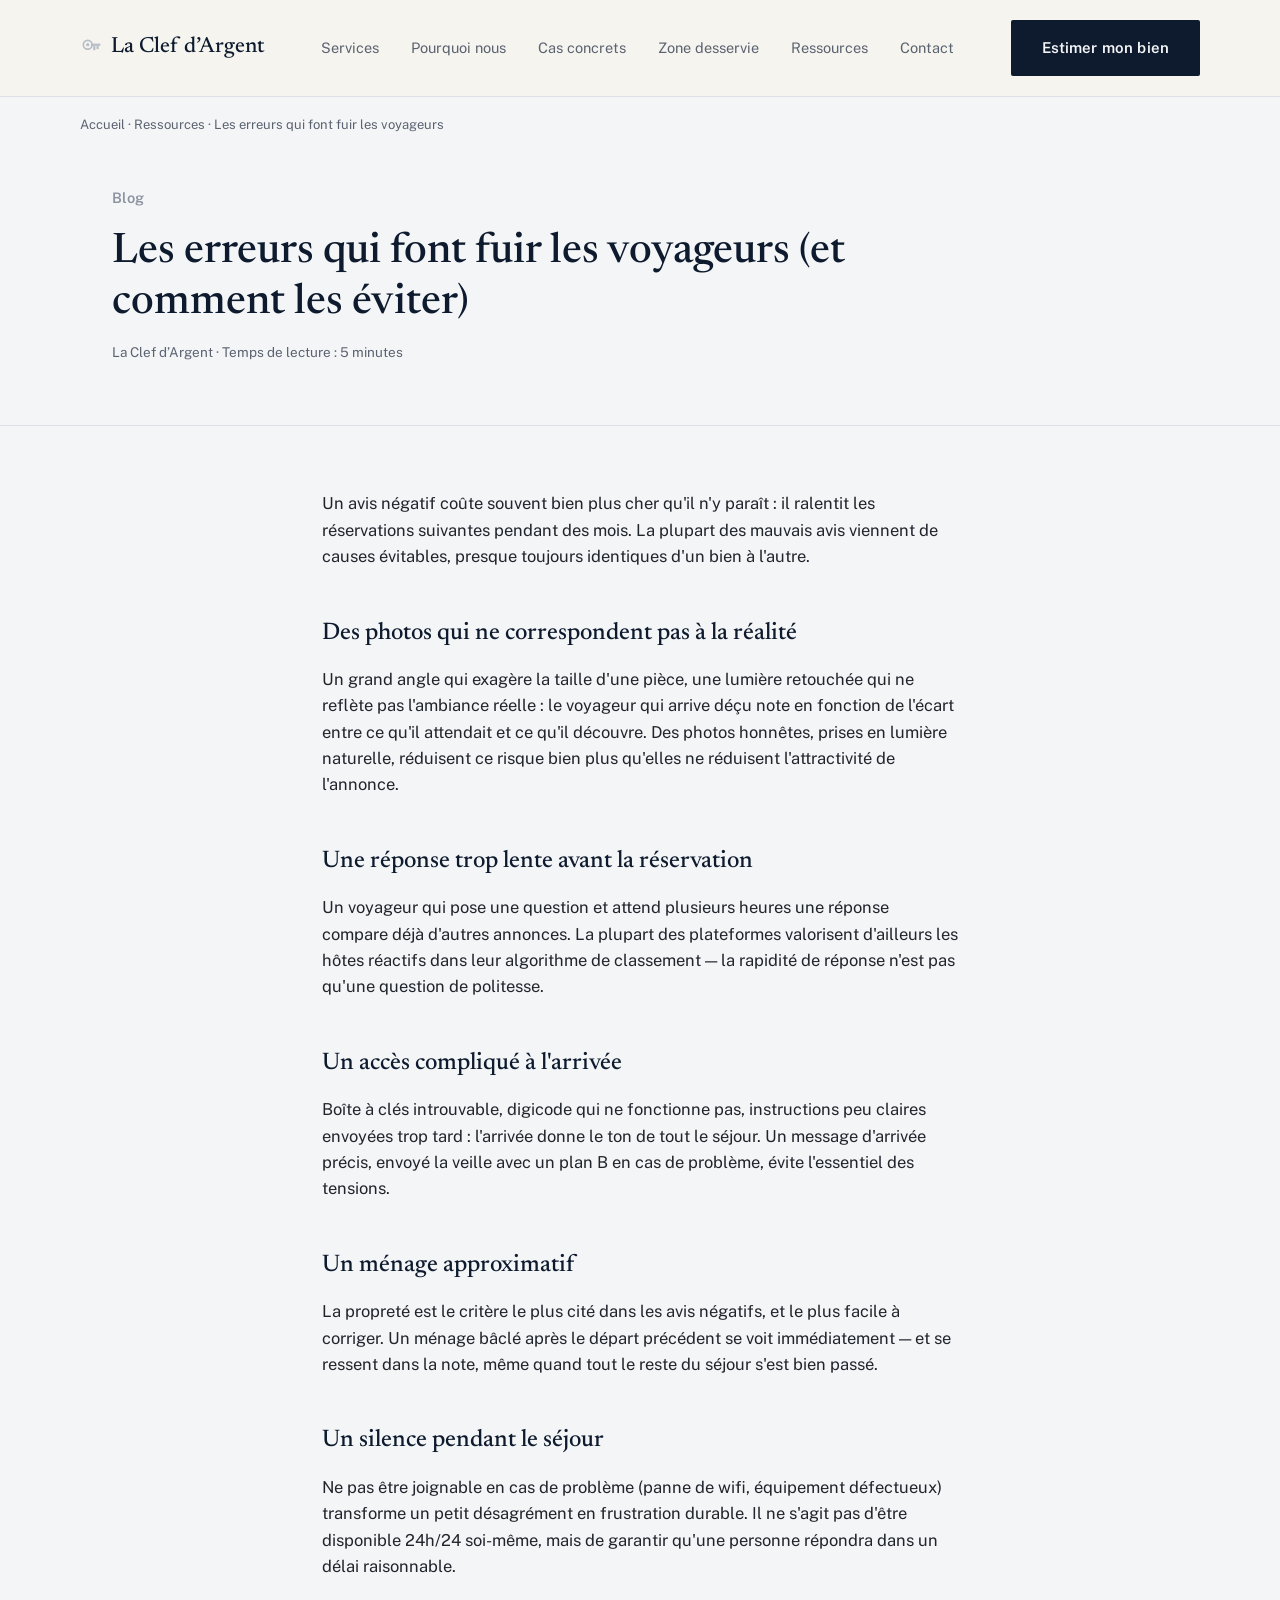
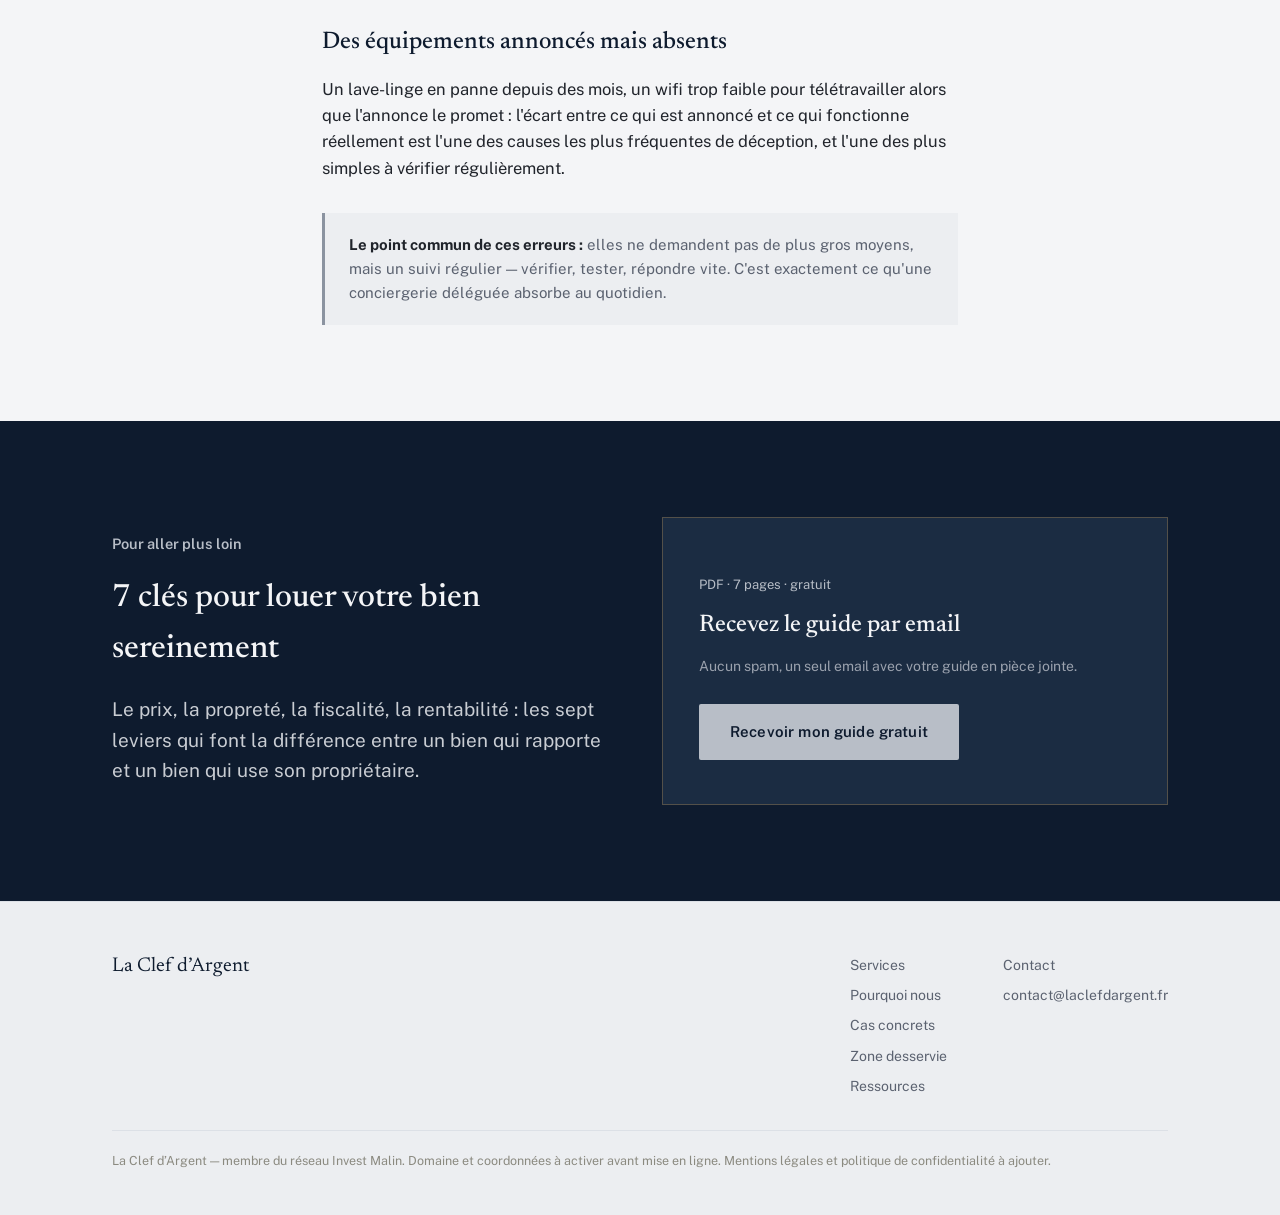
<file: blog-erreurs-airbnb-voyageurs.html>
<!DOCTYPE html>
<html lang="fr">
<head>
<meta charset="UTF-8">
<meta name="viewport" content="width=device-width, initial-scale=1.0">
<title>Les erreurs qui font fuir les voyageurs (et comment les éviter) | La Clef d’Argent</title>
<meta name="description" content="Photos trompeuses, communication tardive, ménage approximatif : les erreurs les plus courantes en location courte durée, et comment les éviter.">
<link rel="preconnect" href="https://fonts.googleapis.com">
<link rel="preconnect" href="https://fonts.gstatic.com" crossorigin>
<link href="https://fonts.googleapis.com/css2?family=Newsreader:ital,opsz,wght@0,6..72,400;0,6..72,500;0,6..72,600;1,6..72,400&family=Public+Sans:wght@400;500;600&display=swap" rel="stylesheet">
<link rel="stylesheet" href="styles.css">
</head>
<body>

<header>
  <div class="wrap nav">
    <a href="index.html" class="brand"><span class="brand-mark" aria-hidden="true"><svg viewBox="0 0 40 40" width="22" height="22"><circle cx="14" cy="14" r="8" fill="none" stroke="#B8BEC7" stroke-width="3"/><circle cx="14" cy="14" r="3" fill="#B8BEC7"/><rect x="20" y="12" width="17" height="4" fill="#B8BEC7"/><rect x="30" y="16" width="4" height="6" fill="#B8BEC7"/><rect x="24" y="16" width="4" height="8" fill="#B8BEC7"/></svg></span>La Clef d’Argent</a>
    <nav class="navlinks">
      <a href="services.html">Services</a>
      <a href="pourquoi-nous.html">Pourquoi nous</a>
      <a href="cas-concrets.html">Cas concrets</a>
      <a href="zone-desservie.html">Zone desservie</a>
      <a href="ressources.html">Ressources</a>
      <a href="index.html#contact">Contact</a>
    </nav>
    <a href="index.html#contact" class="btn btn-primary nav-cta">Estimer mon bien</a>
  </div>
</header>

<div class="wrap breadcrumb"><a href="index.html">Accueil</a> · <a href="ressources.html">Ressources</a> · Les erreurs qui font fuir les voyageurs</div>

<section class="page-hero">
  <div class="wrap">
    <p class="kicker">Blog</p>
    <h1>Les erreurs qui font fuir les voyageurs (et comment les éviter)</h1>
    <p class="article-meta">La Clef d’Argent · Temps de lecture : 5 minutes</p>
  </div>
</section>

<section class="section-tight">
  <div class="wrap prose">
    <p>Un avis négatif coûte souvent bien plus cher qu'il n'y paraît : il ralentit les réservations suivantes pendant des mois. La plupart des mauvais avis viennent de causes évitables, presque toujours identiques d'un bien à l'autre.</p>

    <h2>Des photos qui ne correspondent pas à la réalité</h2>
    <p>Un grand angle qui exagère la taille d'une pièce, une lumière retouchée qui ne reflète pas l'ambiance réelle : le voyageur qui arrive déçu note en fonction de l'écart entre ce qu'il attendait et ce qu'il découvre. Des photos honnêtes, prises en lumière naturelle, réduisent ce risque bien plus qu'elles ne réduisent l'attractivité de l'annonce.</p>

    <h2>Une réponse trop lente avant la réservation</h2>
    <p>Un voyageur qui pose une question et attend plusieurs heures une réponse compare déjà d'autres annonces. La plupart des plateformes valorisent d'ailleurs les hôtes réactifs dans leur algorithme de classement — la rapidité de réponse n'est pas qu'une question de politesse.</p>

    <h2>Un accès compliqué à l'arrivée</h2>
    <p>Boîte à clés introuvable, digicode qui ne fonctionne pas, instructions peu claires envoyées trop tard : l'arrivée donne le ton de tout le séjour. Un message d'arrivée précis, envoyé la veille avec un plan B en cas de problème, évite l'essentiel des tensions.</p>

    <h2>Un ménage approximatif</h2>
    <p>La propreté est le critère le plus cité dans les avis négatifs, et le plus facile à corriger. Un ménage bâclé après le départ précédent se voit immédiatement — et se ressent dans la note, même quand tout le reste du séjour s'est bien passé.</p>

    <h2>Un silence pendant le séjour</h2>
    <p>Ne pas être joignable en cas de problème (panne de wifi, équipement défectueux) transforme un petit désagrément en frustration durable. Il ne s'agit pas d'être disponible 24h/24 soi-même, mais de garantir qu'une personne répondra dans un délai raisonnable.</p>

    <h2>Des équipements annoncés mais absents</h2>
    <p>Un lave-linge en panne depuis des mois, un wifi trop faible pour télétravailler alors que l'annonce le promet : l'écart entre ce qui est annoncé et ce qui fonctionne réellement est l'une des causes les plus fréquentes de déception, et l'une des plus simples à vérifier régulièrement.</p>

    <div class="callout"><strong>Le point commun de ces erreurs :</strong> elles ne demandent pas de plus gros moyens, mais un suivi régulier — vérifier, tester, répondre vite. C'est exactement ce qu'une conciergerie déléguée absorbe au quotidien.</div>
  </div>
</section>

<section class="section guide-section" id="guide">
  <div class="wrap guide-grid">
    <div>
      <p class="kicker" style="color:var(--brass);">Pour aller plus loin</p>
      <h2>7 clés pour louer votre bien sereinement</h2>
      <p class="lead">Le prix, la propreté, la fiscalité, la rentabilité : les sept leviers qui font la différence entre un bien qui rapporte et un bien qui use son propriétaire.</p>
    </div>
    <div class="guide-cover">
      <p class="tag">PDF · 7 pages · gratuit</p>
      <h3>Recevez le guide par email</h3>
      <p>Aucun spam, un seul email avec votre guide en pièce jointe.</p>
      <a href="index.html#guide" class="btn btn-brass">Recevoir mon guide gratuit</a>
    </div>
  </div>
</section>

<footer>
  <div class="wrap">
    <div class="footer-grid">
      <div class="footer-brand">La Clef d’Argent</div>
      <div class="footer-cols">
        <div>
          <a href="services.html">Services</a>
          <a href="pourquoi-nous.html">Pourquoi nous</a>
          <a href="cas-concrets.html">Cas concrets</a>
          <a href="zone-desservie.html">Zone desservie</a>
          <a href="ressources.html">Ressources</a>
        </div>
        <div>
          <a href="index.html#contact">Contact</a>
          <a href="mailto:contact@laclefdargent.fr">contact@laclefdargent.fr</a>
        </div>
      </div>
    </div>
    <p class="fine">La Clef d’Argent — membre du réseau Invest Malin. Domaine et coordonnées à activer avant mise en ligne. Mentions légales et politique de confidentialité à ajouter.</p>
  </div>
</footer>

</body>
</html>
</file>
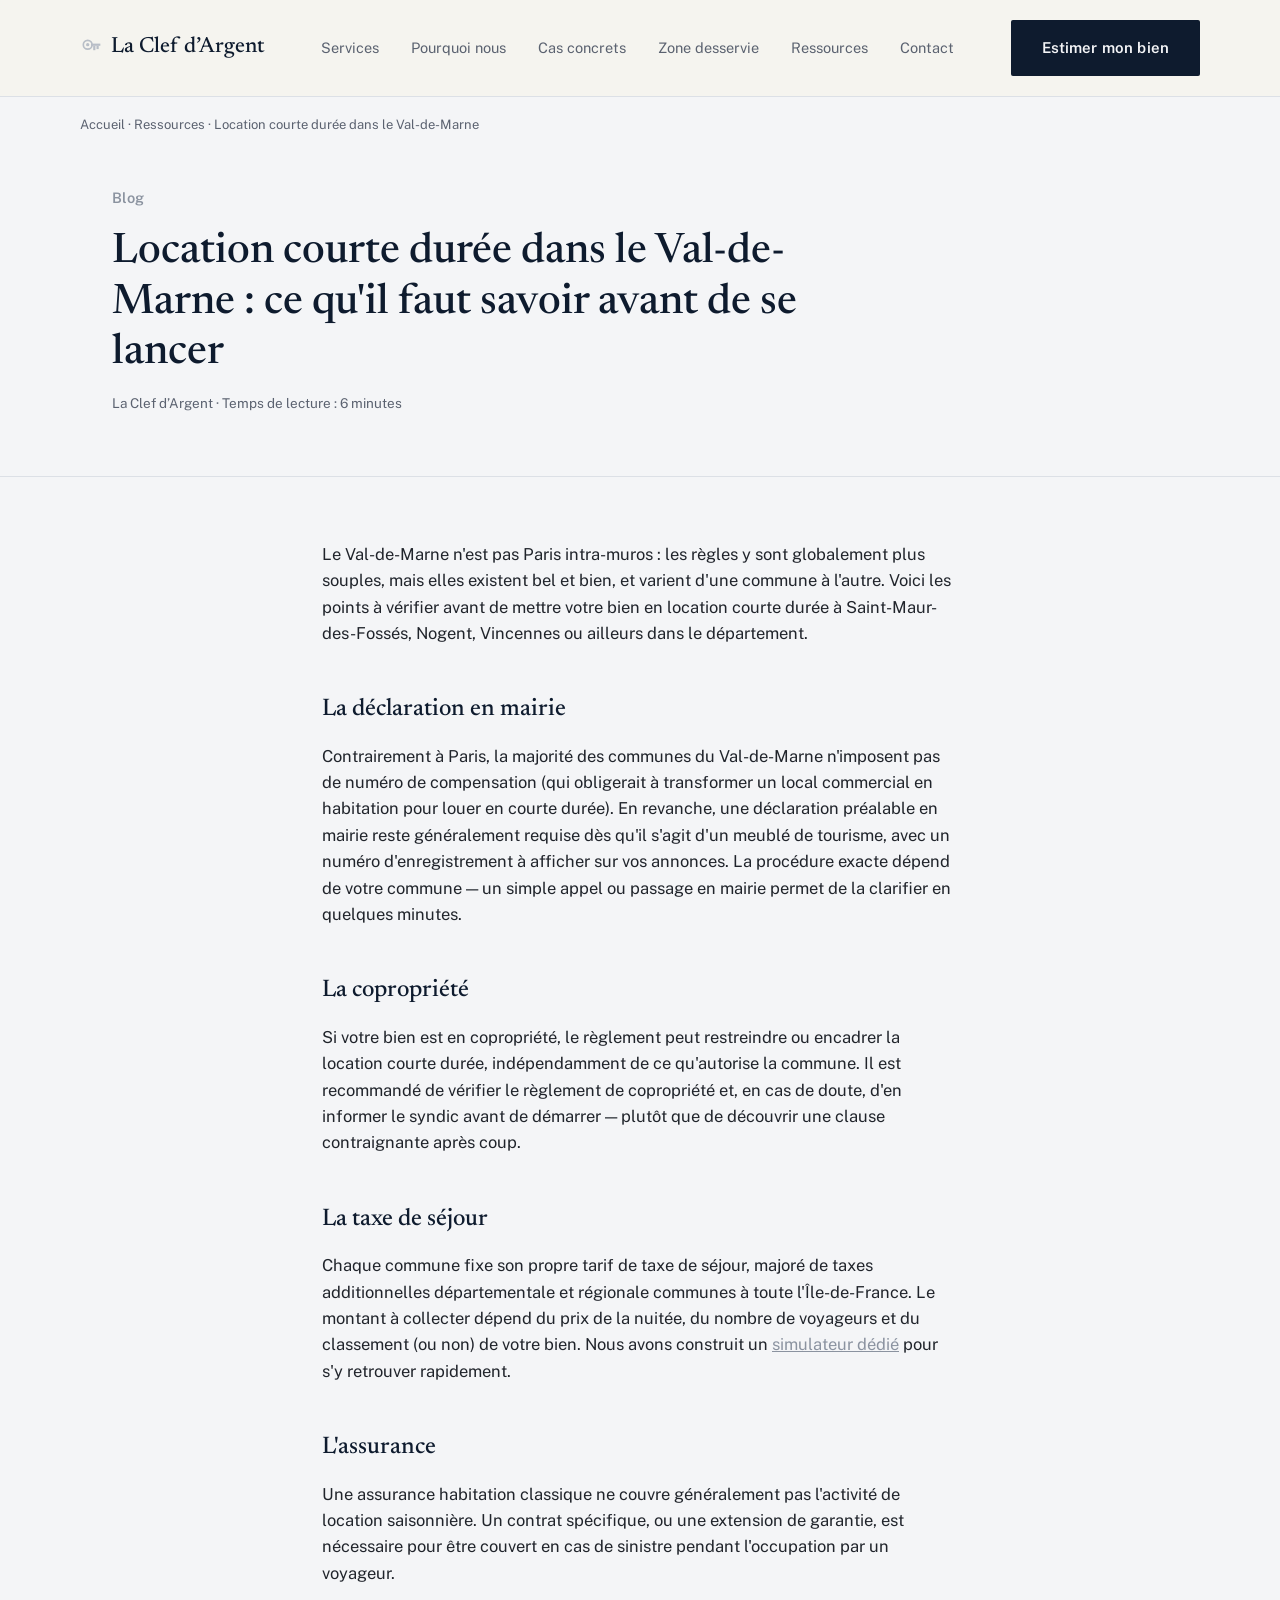
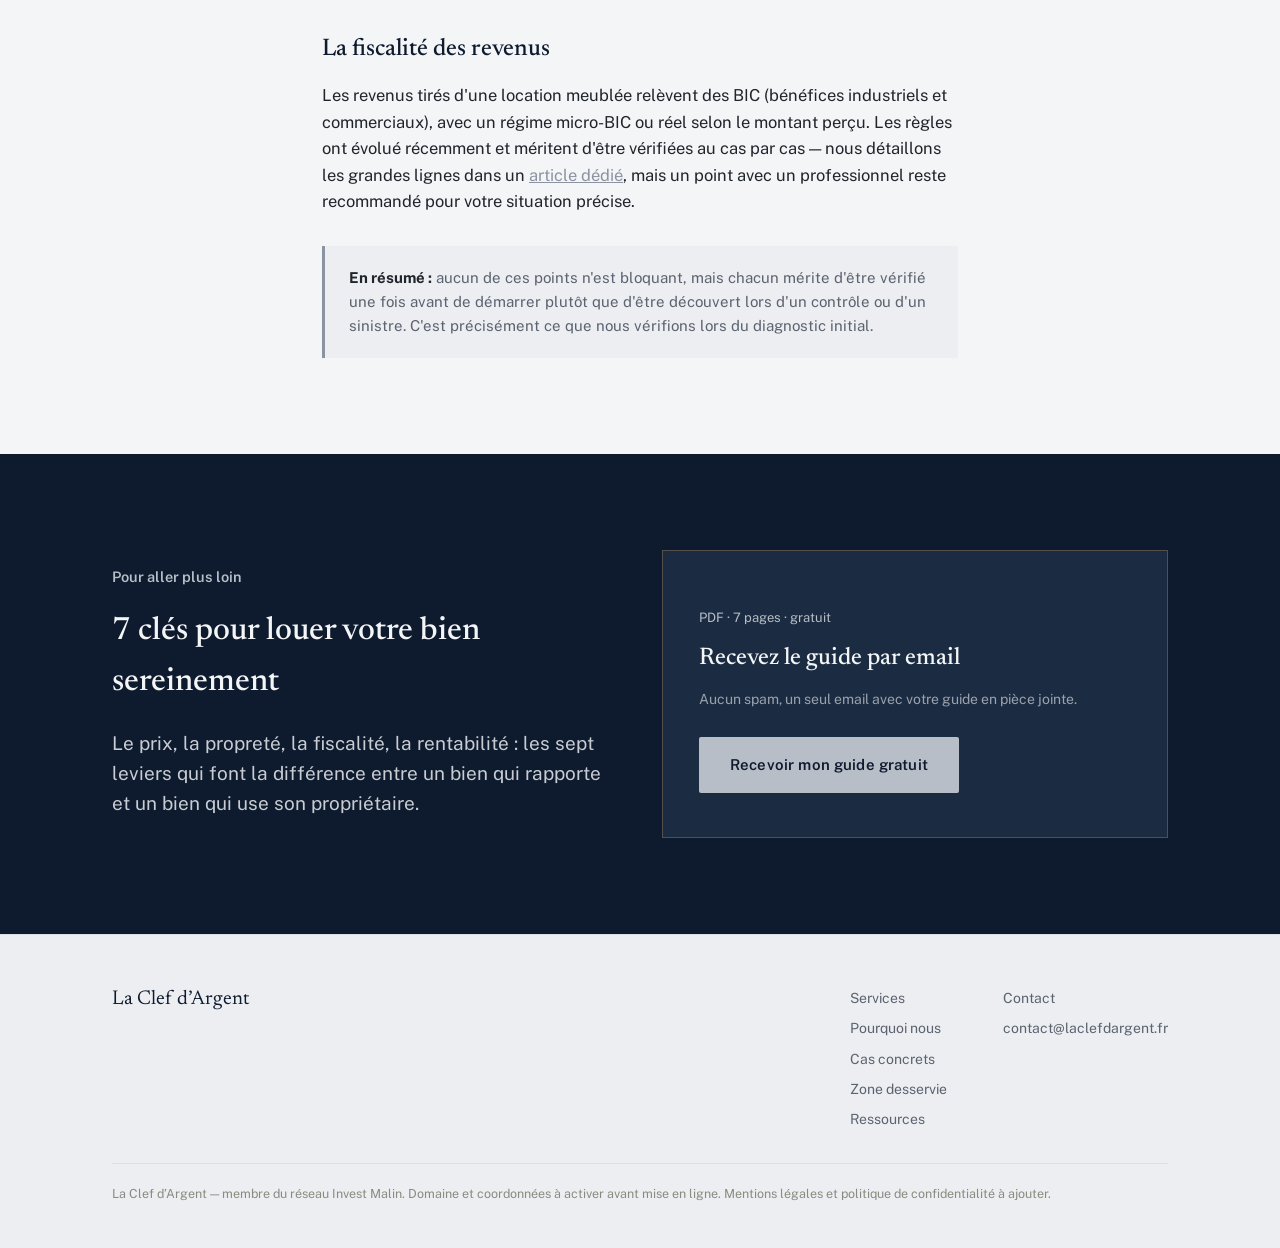
<file: blog-location-courte-duree-val-de-marne.html>
<!DOCTYPE html>
<html lang="fr">
<head>
<meta charset="UTF-8">
<meta name="viewport" content="width=device-width, initial-scale=1.0">
<title>Location courte durée dans le Val-de-Marne : ce qu'il faut savoir avant de se lancer | La Clef d’Argent</title>
<meta name="description" content="Déclaration, taxe de séjour, copropriété, assurance : les points à vérifier avant de louer votre bien en courte durée à Saint-Maur-des-Fossés et dans le Val-de-Marne.">
<link rel="preconnect" href="https://fonts.googleapis.com">
<link rel="preconnect" href="https://fonts.gstatic.com" crossorigin>
<link href="https://fonts.googleapis.com/css2?family=Newsreader:ital,opsz,wght@0,6..72,400;0,6..72,500;0,6..72,600;1,6..72,400&family=Public+Sans:wght@400;500;600&display=swap" rel="stylesheet">
<link rel="stylesheet" href="styles.css">
</head>
<body>

<header>
  <div class="wrap nav">
    <a href="index.html" class="brand"><span class="brand-mark" aria-hidden="true"><svg viewBox="0 0 40 40" width="22" height="22"><circle cx="14" cy="14" r="8" fill="none" stroke="#B8BEC7" stroke-width="3"/><circle cx="14" cy="14" r="3" fill="#B8BEC7"/><rect x="20" y="12" width="17" height="4" fill="#B8BEC7"/><rect x="30" y="16" width="4" height="6" fill="#B8BEC7"/><rect x="24" y="16" width="4" height="8" fill="#B8BEC7"/></svg></span>La Clef d’Argent</a>
    <nav class="navlinks">
      <a href="services.html">Services</a>
      <a href="pourquoi-nous.html">Pourquoi nous</a>
      <a href="cas-concrets.html">Cas concrets</a>
      <a href="zone-desservie.html">Zone desservie</a>
      <a href="ressources.html">Ressources</a>
      <a href="index.html#contact">Contact</a>
    </nav>
    <a href="index.html#contact" class="btn btn-primary nav-cta">Estimer mon bien</a>
  </div>
</header>

<div class="wrap breadcrumb"><a href="index.html">Accueil</a> · <a href="ressources.html">Ressources</a> · Location courte durée dans le Val-de-Marne</div>

<section class="page-hero">
  <div class="wrap">
    <p class="kicker">Blog</p>
    <h1>Location courte durée dans le Val-de-Marne : ce qu'il faut savoir avant de se lancer</h1>
    <p class="article-meta">La Clef d’Argent · Temps de lecture : 6 minutes</p>
  </div>
</section>

<section class="section-tight">
  <div class="wrap prose">
    <p>Le Val-de-Marne n'est pas Paris intra-muros : les règles y sont globalement plus souples, mais elles existent bel et bien, et varient d'une commune à l'autre. Voici les points à vérifier avant de mettre votre bien en location courte durée à Saint-Maur-des-Fossés, Nogent, Vincennes ou ailleurs dans le département.</p>

    <h2>La déclaration en mairie</h2>
    <p>Contrairement à Paris, la majorité des communes du Val-de-Marne n'imposent pas de numéro de compensation (qui obligerait à transformer un local commercial en habitation pour louer en courte durée). En revanche, une déclaration préalable en mairie reste généralement requise dès qu'il s'agit d'un meublé de tourisme, avec un numéro d'enregistrement à afficher sur vos annonces. La procédure exacte dépend de votre commune — un simple appel ou passage en mairie permet de la clarifier en quelques minutes.</p>

    <h2>La copropriété</h2>
    <p>Si votre bien est en copropriété, le règlement peut restreindre ou encadrer la location courte durée, indépendamment de ce qu'autorise la commune. Il est recommandé de vérifier le règlement de copropriété et, en cas de doute, d'en informer le syndic avant de démarrer — plutôt que de découvrir une clause contraignante après coup.</p>

    <h2>La taxe de séjour</h2>
    <p>Chaque commune fixe son propre tarif de taxe de séjour, majoré de taxes additionnelles départementale et régionale communes à toute l'Île-de-France. Le montant à collecter dépend du prix de la nuitée, du nombre de voyageurs et du classement (ou non) de votre bien. Nous avons construit un <a href="simulateur-taxe-sejour.html" style="color:var(--brass-dark);">simulateur dédié</a> pour s'y retrouver rapidement.</p>

    <h2>L'assurance</h2>
    <p>Une assurance habitation classique ne couvre généralement pas l'activité de location saisonnière. Un contrat spécifique, ou une extension de garantie, est nécessaire pour être couvert en cas de sinistre pendant l'occupation par un voyageur.</p>

    <h2>La fiscalité des revenus</h2>
    <p>Les revenus tirés d'une location meublée relèvent des BIC (bénéfices industriels et commerciaux), avec un régime micro-BIC ou réel selon le montant perçu. Les règles ont évolué récemment et méritent d'être vérifiées au cas par cas — nous détaillons les grandes lignes dans un <a href="blog-declaration-location-meublee-2026.html" style="color:var(--brass-dark);">article dédié</a>, mais un point avec un professionnel reste recommandé pour votre situation précise.</p>

    <div class="callout"><strong>En résumé :</strong> aucun de ces points n'est bloquant, mais chacun mérite d'être vérifié une fois avant de démarrer plutôt que d'être découvert lors d'un contrôle ou d'un sinistre. C'est précisément ce que nous vérifions lors du diagnostic initial.</div>
  </div>
</section>

<section class="section guide-section" id="guide">
  <div class="wrap guide-grid">
    <div>
      <p class="kicker" style="color:var(--brass);">Pour aller plus loin</p>
      <h2>7 clés pour louer votre bien sereinement</h2>
      <p class="lead">Le prix, la propreté, la fiscalité, la rentabilité : les sept leviers qui font la différence entre un bien qui rapporte et un bien qui use son propriétaire.</p>
    </div>
    <div class="guide-cover">
      <p class="tag">PDF · 7 pages · gratuit</p>
      <h3>Recevez le guide par email</h3>
      <p>Aucun spam, un seul email avec votre guide en pièce jointe.</p>
      <a href="index.html#guide" class="btn btn-brass">Recevoir mon guide gratuit</a>
    </div>
  </div>
</section>

<footer>
  <div class="wrap">
    <div class="footer-grid">
      <div class="footer-brand">La Clef d’Argent</div>
      <div class="footer-cols">
        <div>
          <a href="services.html">Services</a>
          <a href="pourquoi-nous.html">Pourquoi nous</a>
          <a href="cas-concrets.html">Cas concrets</a>
          <a href="zone-desservie.html">Zone desservie</a>
          <a href="ressources.html">Ressources</a>
        </div>
        <div>
          <a href="index.html#contact">Contact</a>
          <a href="mailto:contact@laclefdargent.fr">contact@laclefdargent.fr</a>
        </div>
      </div>
    </div>
    <p class="fine">La Clef d’Argent — membre du réseau Invest Malin. Domaine et coordonnées à activer avant mise en ligne. Mentions légales et politique de confidentialité à ajouter.</p>
  </div>
</footer>

</body>
</html>
</file>
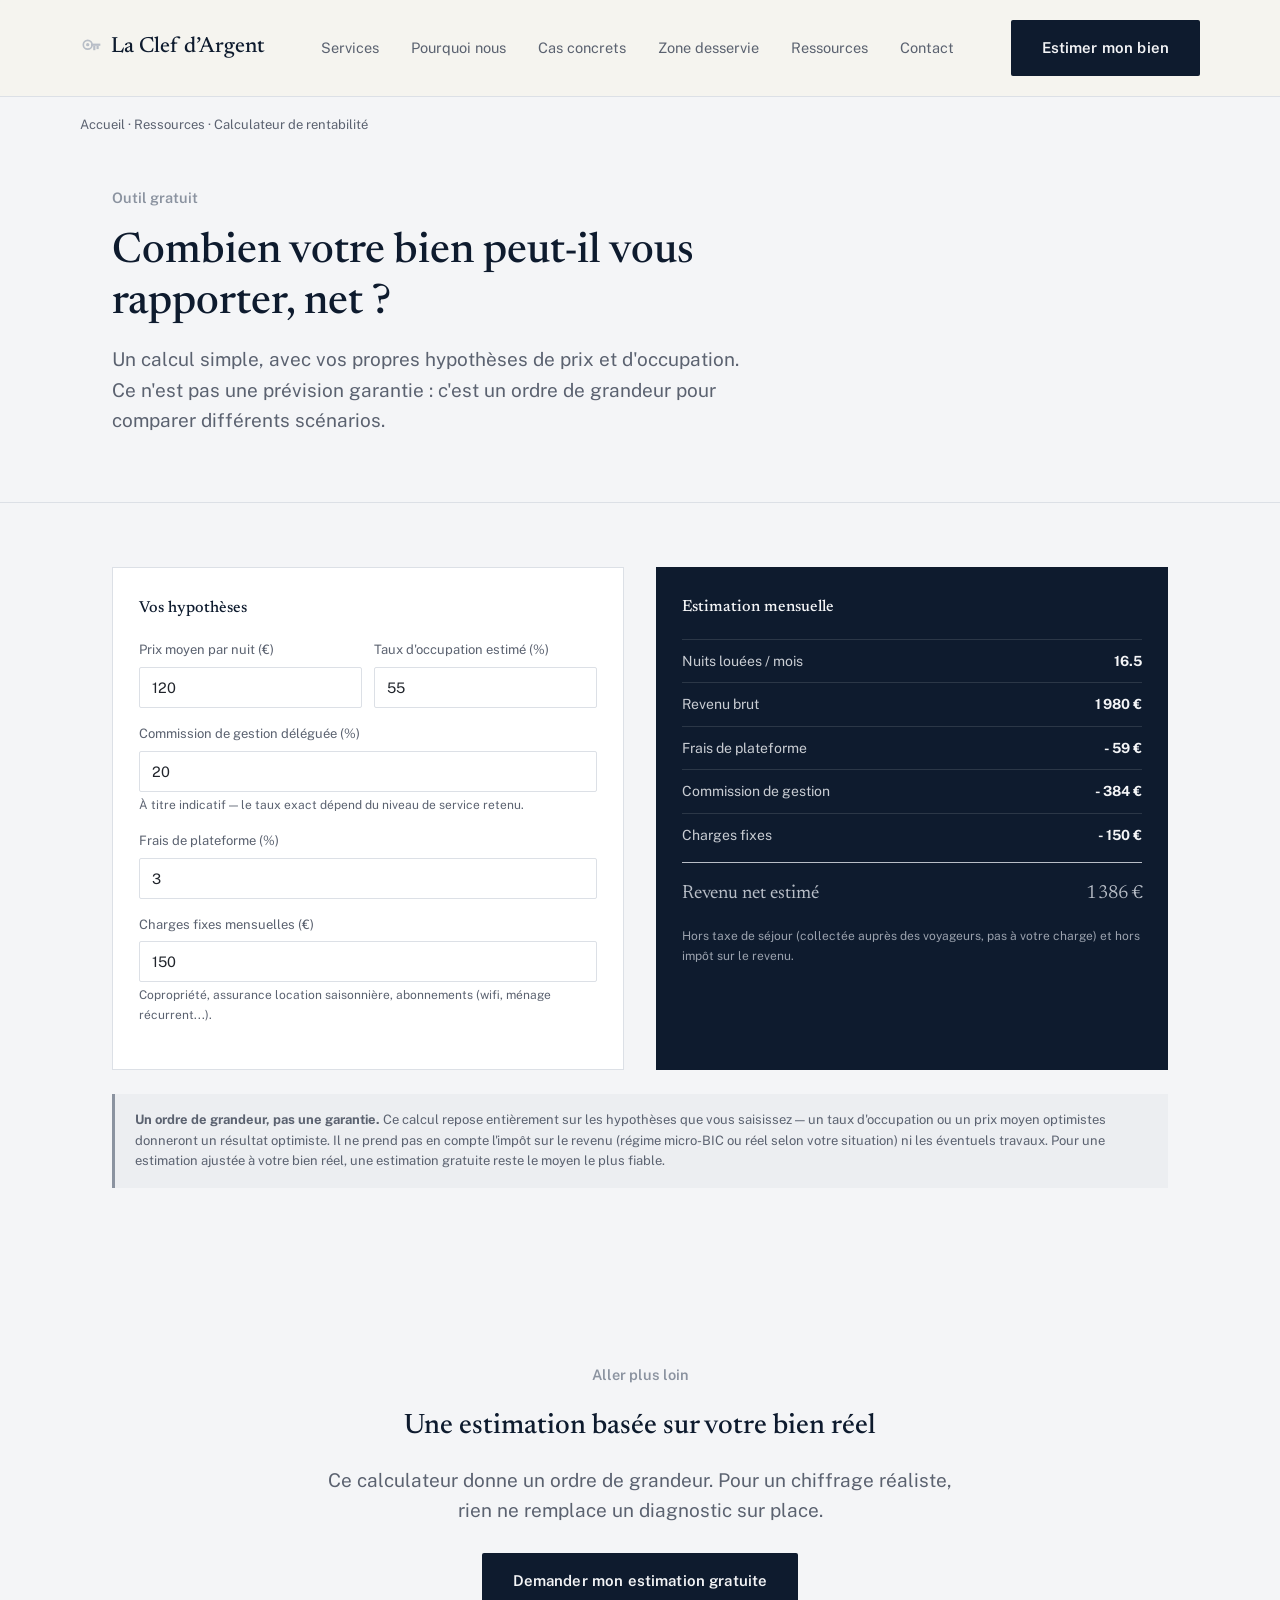
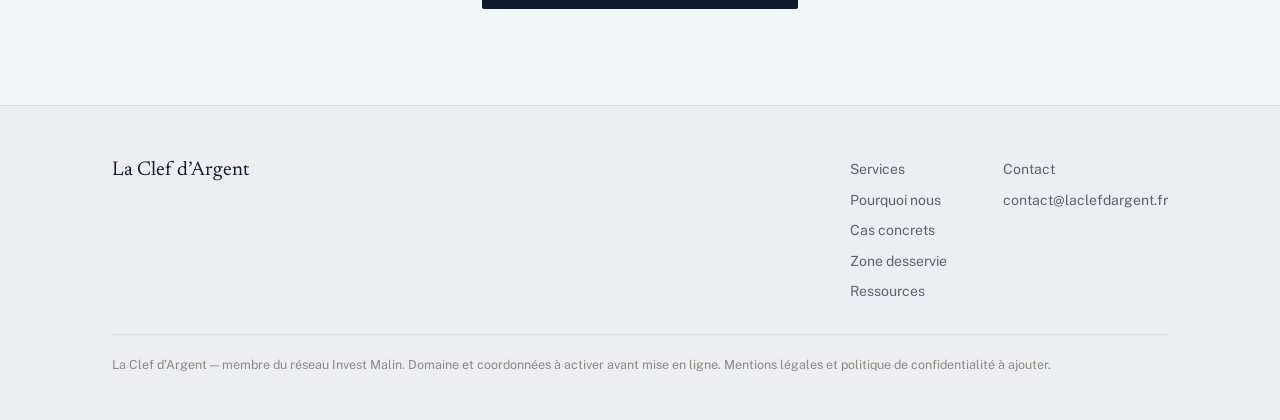
<file: calculateur-rentabilite.html>
<!DOCTYPE html>
<html lang="fr">
<head>
<meta charset="UTF-8">
<meta name="viewport" content="width=device-width, initial-scale=1.0">
<title>Calculateur de rentabilité en location courte durée | La Clef d’Argent</title>
<meta name="description" content="Estimez le revenu net mensuel de votre bien en location courte durée : prix, taux d'occupation, charges et commission de gestion.">
<link rel="preconnect" href="https://fonts.googleapis.com">
<link rel="preconnect" href="https://fonts.gstatic.com" crossorigin>
<link href="https://fonts.googleapis.com/css2?family=Newsreader:ital,opsz,wght@0,6..72,400;0,6..72,500;0,6..72,600;1,6..72,400&family=Public+Sans:wght@400;500;600&display=swap" rel="stylesheet">
<link rel="stylesheet" href="styles.css">
</head>
<body>

<header>
  <div class="wrap nav">
    <a href="index.html" class="brand"><span class="brand-mark" aria-hidden="true"><svg viewBox="0 0 40 40" width="22" height="22"><circle cx="14" cy="14" r="8" fill="none" stroke="#B8BEC7" stroke-width="3"/><circle cx="14" cy="14" r="3" fill="#B8BEC7"/><rect x="20" y="12" width="17" height="4" fill="#B8BEC7"/><rect x="30" y="16" width="4" height="6" fill="#B8BEC7"/><rect x="24" y="16" width="4" height="8" fill="#B8BEC7"/></svg></span>La Clef d’Argent</a>
    <nav class="navlinks">
      <a href="services.html">Services</a>
      <a href="pourquoi-nous.html">Pourquoi nous</a>
      <a href="cas-concrets.html">Cas concrets</a>
      <a href="zone-desservie.html">Zone desservie</a>
      <a href="ressources.html">Ressources</a>
      <a href="index.html#contact">Contact</a>
    </nav>
    <a href="index.html#contact" class="btn btn-primary nav-cta">Estimer mon bien</a>
  </div>
</header>

<div class="wrap breadcrumb"><a href="index.html">Accueil</a> · <a href="ressources.html">Ressources</a> · Calculateur de rentabilité</div>

<section class="page-hero">
  <div class="wrap">
    <p class="kicker">Outil gratuit</p>
    <h1>Combien votre bien peut-il vous rapporter, net ?</h1>
    <p class="lead">Un calcul simple, avec vos propres hypothèses de prix et d'occupation. Ce n'est pas une prévision garantie : c'est un ordre de grandeur pour comparer différents scénarios.</p>
  </div>
</section>

<section class="section-tight">
  <div class="wrap sim-grid">

    <div class="sim-card">
      <h3>Vos hypothèses</h3>

      <div class="sim-field-row">
        <div class="sim-field">
          <label for="prixNuit">Prix moyen par nuit (€)</label>
          <input type="number" id="prixNuit" min="0" step="1" value="120">
        </div>
        <div class="sim-field">
          <label for="occupation">Taux d'occupation estimé (%)</label>
          <input type="number" id="occupation" min="0" max="100" step="1" value="55">
        </div>
      </div>

      <div class="sim-field">
        <label for="commission">Commission de gestion déléguée (%)</label>
        <input type="number" id="commission" min="0" max="50" step="1" value="20">
        <p class="sim-note">À titre indicatif — le taux exact dépend du niveau de service retenu.</p>
      </div>

      <div class="sim-field">
        <label for="plateforme">Frais de plateforme (%)</label>
        <input type="number" id="plateforme" min="0" max="20" step="0.5" value="3">
      </div>

      <div class="sim-field">
        <label for="charges">Charges fixes mensuelles (€)</label>
        <input type="number" id="charges" min="0" step="10" value="150">
        <p class="sim-note">Copropriété, assurance location saisonnière, abonnements (wifi, ménage récurrent...).</p>
      </div>
    </div>

    <div class="sim-result">
      <h3>Estimation mensuelle</h3>
      <div class="sim-line"><span>Nuits louées / mois</span><strong id="rNuits">—</strong></div>
      <div class="sim-line"><span>Revenu brut</span><strong id="rBrut">—</strong></div>
      <div class="sim-line"><span>Frais de plateforme</span><strong id="rPlateforme">—</strong></div>
      <div class="sim-line"><span>Commission de gestion</span><strong id="rCommission">—</strong></div>
      <div class="sim-line"><span>Charges fixes</span><strong id="rCharges">—</strong></div>
      <div class="sim-total"><span>Revenu net estimé</span><span id="rNet">—</span></div>
      <p class="sim-note" style="color:#9BA2AE; margin-top:14px;">Hors taxe de séjour (collectée auprès des voyageurs, pas à votre charge) et hors impôt sur le revenu.</p>
    </div>

  </div>

  <div class="wrap">
    <div class="sim-disclaimer">
      <strong>Un ordre de grandeur, pas une garantie.</strong> Ce calcul repose entièrement sur les hypothèses que vous saisissez — un taux d'occupation ou un prix moyen optimistes donneront un résultat optimiste. Il ne prend pas en compte l'impôt sur le revenu (régime micro-BIC ou réel selon votre situation) ni les éventuels travaux. Pour une estimation ajustée à votre bien réel, une estimation gratuite reste le moyen le plus fiable.
    </div>
  </div>
</section>

<section class="section" id="guide">
  <div class="wrap" style="text-align:center;">
    <p class="kicker">Aller plus loin</p>
    <h2 style="font-size:28px; margin-bottom:16px;">Une estimation basée sur votre bien réel</h2>
    <p class="lead" style="margin:0 auto 28px; text-align:center;">Ce calculateur donne un ordre de grandeur. Pour un chiffrage réaliste, rien ne remplace un diagnostic sur place.</p>
    <a href="index.html#contact" class="btn btn-primary">Demander mon estimation gratuite</a>
  </div>
</section>

<footer>
  <div class="wrap">
    <div class="footer-grid">
      <div class="footer-brand">La Clef d’Argent</div>
      <div class="footer-cols">
        <div>
          <a href="services.html">Services</a>
          <a href="pourquoi-nous.html">Pourquoi nous</a>
          <a href="cas-concrets.html">Cas concrets</a>
          <a href="zone-desservie.html">Zone desservie</a>
          <a href="ressources.html">Ressources</a>
        </div>
        <div>
          <a href="index.html#contact">Contact</a>
          <a href="mailto:contact@laclefdargent.fr">contact@laclefdargent.fr</a>
        </div>
      </div>
    </div>
    <p class="fine">La Clef d’Argent — membre du réseau Invest Malin. Domaine et coordonnées à activer avant mise en ligne. Mentions légales et politique de confidentialité à ajouter.</p>
  </div>
</footer>

<script>
  function fmt(n){ return n.toLocaleString('fr-FR', {minimumFractionDigits:0, maximumFractionDigits:0}) + ' €'; }

  function compute(){
    var prixNuit = parseFloat(document.getElementById('prixNuit').value) || 0;
    var occupation = (parseFloat(document.getElementById('occupation').value) || 0) / 100;
    var commission = (parseFloat(document.getElementById('commission').value) || 0) / 100;
    var plateforme = (parseFloat(document.getElementById('plateforme').value) || 0) / 100;
    var charges = parseFloat(document.getElementById('charges').value) || 0;

    var nuitsMois = 30 * occupation;
    var brut = nuitsMois * prixNuit;
    var fraisPlateforme = brut * plateforme;
    var fraisCommission = (brut - fraisPlateforme) * commission;
    var net = brut - fraisPlateforme - fraisCommission - charges;

    document.getElementById('rNuits').textContent = nuitsMois.toFixed(1);
    document.getElementById('rBrut').textContent = fmt(brut);
    document.getElementById('rPlateforme').textContent = '- ' + fmt(fraisPlateforme);
    document.getElementById('rCommission').textContent = '- ' + fmt(fraisCommission);
    document.getElementById('rCharges').textContent = '- ' + fmt(charges);
    document.getElementById('rNet').textContent = fmt(net);
  }

  ['prixNuit','occupation','commission','plateforme','charges'].forEach(function(id){
    document.getElementById(id).addEventListener('input', compute);
  });
  compute();
</script>

</body>
</html>
</file>
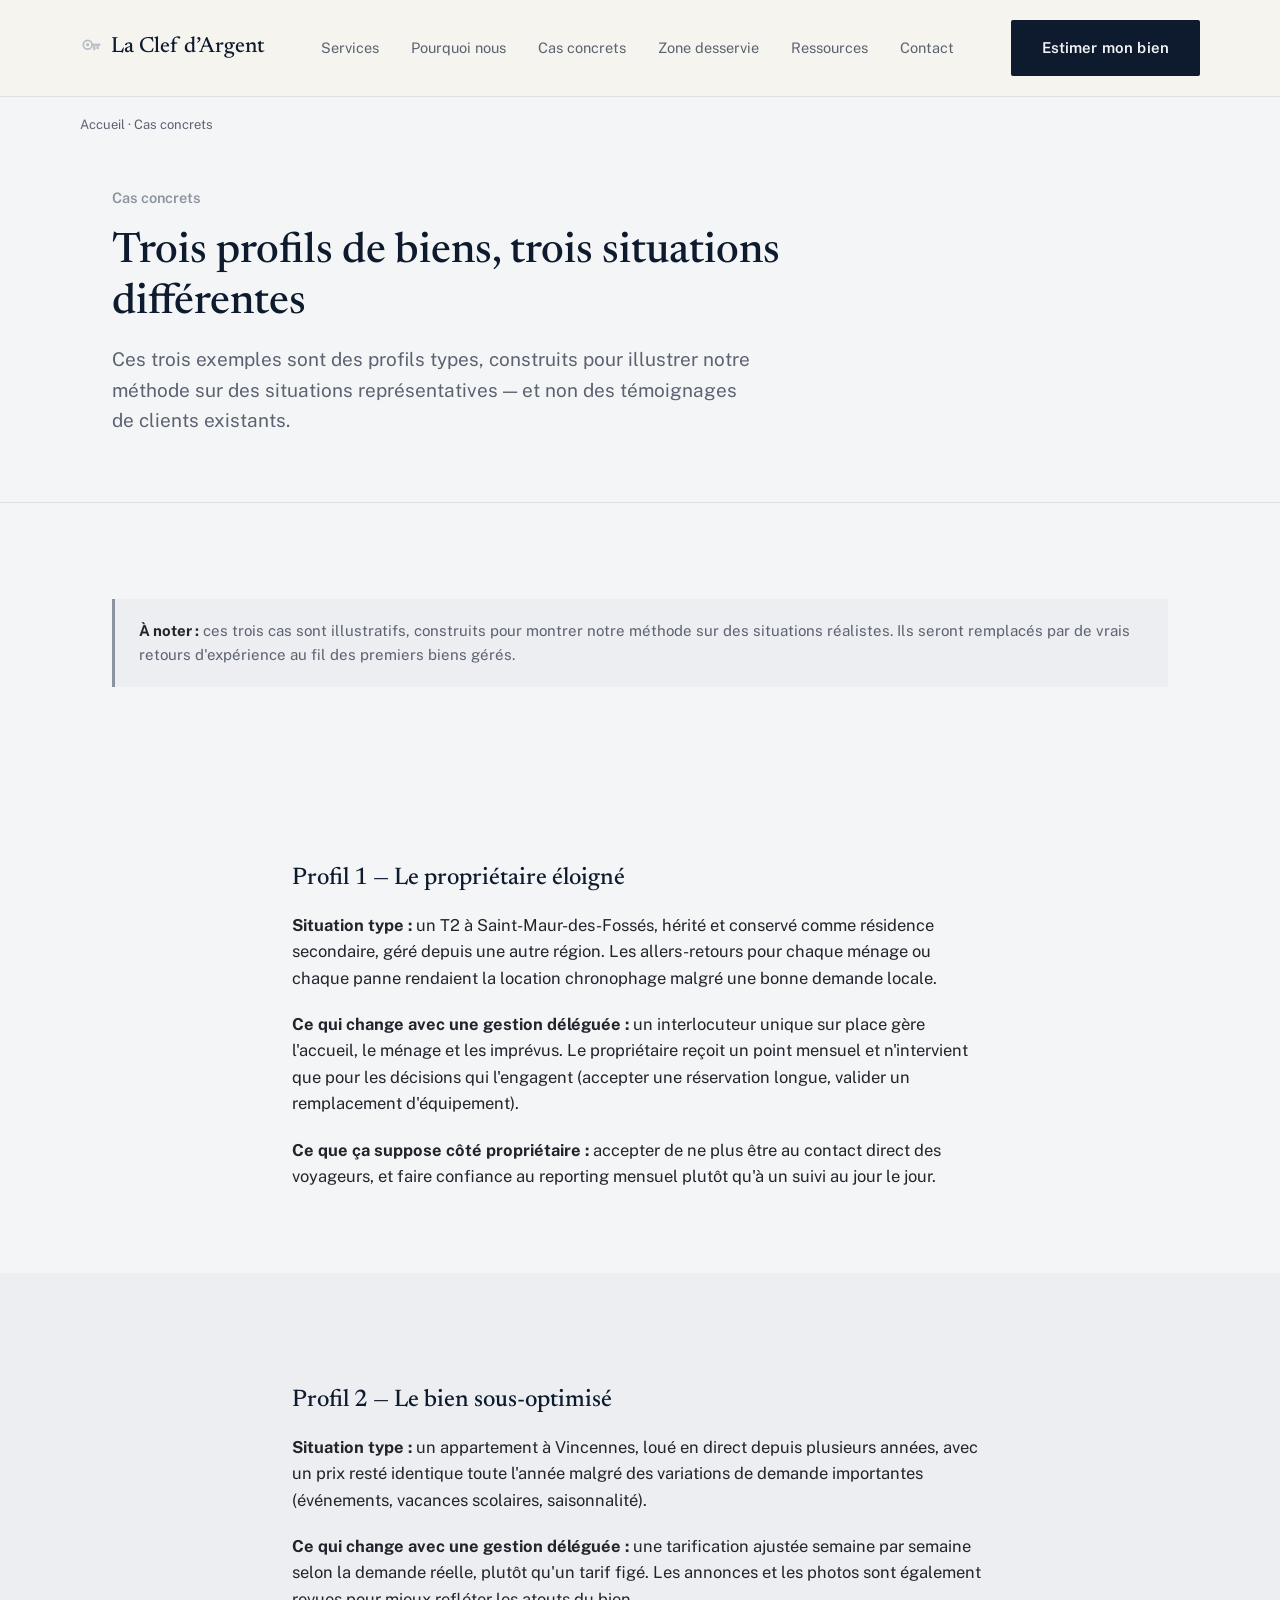
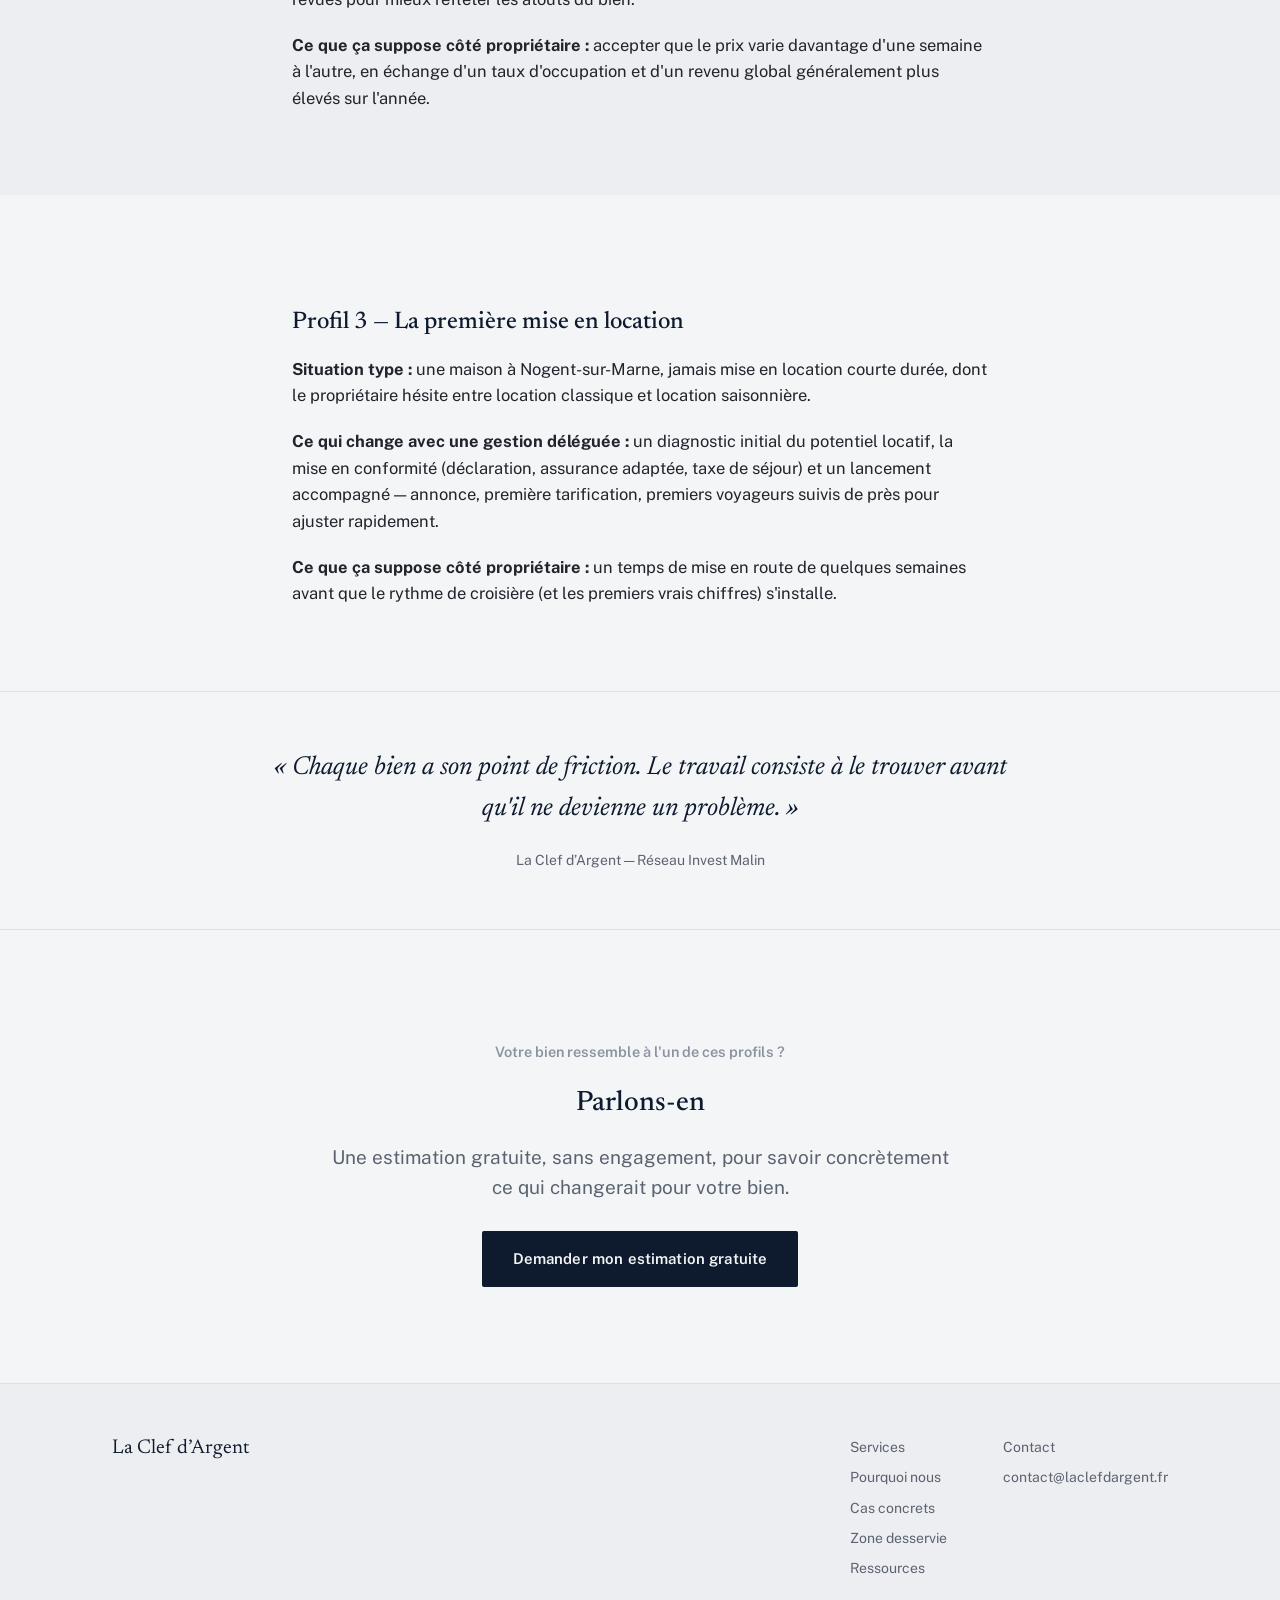
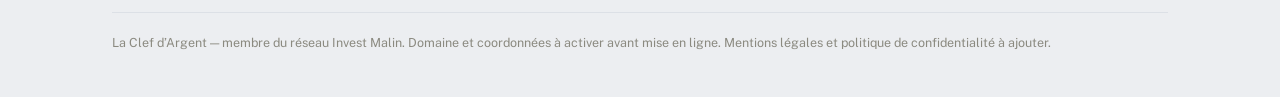
<file: cas-concrets.html>
<!DOCTYPE html>
<html lang="fr">
<head>
<meta charset="UTF-8">
<meta name="viewport" content="width=device-width, initial-scale=1.0">
<title>Cas concrets de gestion de bien | La Clef d’Argent</title>
<meta name="description" content="Trois profils types de biens en location courte durée, pour comprendre concrètement ce que change une gestion déléguée à La Clef d’Argent.">
<link rel="preconnect" href="https://fonts.googleapis.com">
<link rel="preconnect" href="https://fonts.gstatic.com" crossorigin>
<link href="https://fonts.googleapis.com/css2?family=Newsreader:ital,opsz,wght@0,6..72,400;0,6..72,500;0,6..72,600;1,6..72,400&family=Public+Sans:wght@400;500;600&display=swap" rel="stylesheet">
<link rel="stylesheet" href="styles.css">
</head>
<body>

<header>
  <div class="wrap nav">
    <a href="index.html" class="brand"><span class="brand-mark" aria-hidden="true"><svg viewBox="0 0 40 40" width="22" height="22"><circle cx="14" cy="14" r="8" fill="none" stroke="#B8BEC7" stroke-width="3"/><circle cx="14" cy="14" r="3" fill="#B8BEC7"/><rect x="20" y="12" width="17" height="4" fill="#B8BEC7"/><rect x="30" y="16" width="4" height="6" fill="#B8BEC7"/><rect x="24" y="16" width="4" height="8" fill="#B8BEC7"/></svg></span>La Clef d’Argent</a>
    <nav class="navlinks">
      <a href="services.html">Services</a>
      <a href="pourquoi-nous.html">Pourquoi nous</a>
      <a href="cas-concrets.html">Cas concrets</a>
      <a href="zone-desservie.html">Zone desservie</a>
      <a href="ressources.html">Ressources</a>
      <a href="index.html#contact">Contact</a>
    </nav>
    <a href="index.html#contact" class="btn btn-primary nav-cta">Estimer mon bien</a>
  </div>
</header>

<div class="wrap breadcrumb"><a href="index.html">Accueil</a> · Cas concrets</div>

<section class="page-hero">
  <div class="wrap">
    <p class="kicker">Cas concrets</p>
    <h1>Trois profils de biens, trois situations différentes</h1>
    <p class="lead">Ces trois exemples sont des profils types, construits pour illustrer notre méthode sur des situations représentatives — et non des témoignages de clients existants.</p>
  </div>
</section>

<section class="section-tight">
  <div class="wrap">
    <div class="callout" style="margin-bottom:0; max-width:none;">
      <strong>À noter :</strong> ces trois cas sont illustratifs, construits pour montrer notre méthode sur des situations réalistes. Ils seront remplacés par de vrais retours d'expérience au fil des premiers biens gérés.
    </div>
  </div>
</section>

<section class="section-tight">
  <div class="wrap prose" style="max-width:760px;">
    <h2>Profil 1 — Le propriétaire éloigné</h2>
    <p><strong>Situation type :</strong> un T2 à Saint-Maur-des-Fossés, hérité et conservé comme résidence secondaire, géré depuis une autre région. Les allers-retours pour chaque ménage ou chaque panne rendaient la location chronophage malgré une bonne demande locale.</p>
    <p><strong>Ce qui change avec une gestion déléguée :</strong> un interlocuteur unique sur place gère l'accueil, le ménage et les imprévus. Le propriétaire reçoit un point mensuel et n'intervient que pour les décisions qui l'engagent (accepter une réservation longue, valider un remplacement d'équipement).</p>
    <p><strong>Ce que ça suppose côté propriétaire :</strong> accepter de ne plus être au contact direct des voyageurs, et faire confiance au reporting mensuel plutôt qu'à un suivi au jour le jour.</p>
  </div>
</section>

<section class="section-tight" style="background:var(--bone);">
  <div class="wrap prose" style="max-width:760px;">
    <h2>Profil 2 — Le bien sous-optimisé</h2>
    <p><strong>Situation type :</strong> un appartement à Vincennes, loué en direct depuis plusieurs années, avec un prix resté identique toute l'année malgré des variations de demande importantes (événements, vacances scolaires, saisonnalité).</p>
    <p><strong>Ce qui change avec une gestion déléguée :</strong> une tarification ajustée semaine par semaine selon la demande réelle, plutôt qu'un tarif figé. Les annonces et les photos sont également revues pour mieux refléter les atouts du bien.</p>
    <p><strong>Ce que ça suppose côté propriétaire :</strong> accepter que le prix varie davantage d'une semaine à l'autre, en échange d'un taux d'occupation et d'un revenu global généralement plus élevés sur l'année.</p>
  </div>
</section>

<section class="section-tight">
  <div class="wrap prose" style="max-width:760px;">
    <h2>Profil 3 — La première mise en location</h2>
    <p><strong>Situation type :</strong> une maison à Nogent-sur-Marne, jamais mise en location courte durée, dont le propriétaire hésite entre location classique et location saisonnière.</p>
    <p><strong>Ce qui change avec une gestion déléguée :</strong> un diagnostic initial du potentiel locatif, la mise en conformité (déclaration, assurance adaptée, taxe de séjour) et un lancement accompagné — annonce, première tarification, premiers voyageurs suivis de près pour ajuster rapidement.</p>
    <p><strong>Ce que ça suppose côté propriétaire :</strong> un temps de mise en route de quelques semaines avant que le rythme de croisière (et les premiers vrais chiffres) s'installe.</p>
  </div>
</section>

<section class="quote-block">
  <div class="wrap">
    <p>« Chaque bien a son point de friction. Le travail consiste à le trouver avant qu'il ne devienne un problème. »</p>
    <span>La Clef d’Argent — Réseau Invest Malin</span>
  </div>
</section>

<section class="section" id="guide">
  <div class="wrap" style="text-align:center;">
    <p class="kicker">Votre bien ressemble à l'un de ces profils ?</p>
    <h2 style="font-size:28px; margin-bottom:16px;">Parlons-en</h2>
    <p class="lead" style="margin:0 auto 28px; text-align:center;">Une estimation gratuite, sans engagement, pour savoir concrètement ce qui changerait pour votre bien.</p>
    <a href="index.html#contact" class="btn btn-primary">Demander mon estimation gratuite</a>
  </div>
</section>

<footer>
  <div class="wrap">
    <div class="footer-grid">
      <div class="footer-brand">La Clef d’Argent</div>
      <div class="footer-cols">
        <div>
          <a href="services.html">Services</a>
          <a href="pourquoi-nous.html">Pourquoi nous</a>
          <a href="cas-concrets.html">Cas concrets</a>
          <a href="zone-desservie.html">Zone desservie</a>
          <a href="ressources.html">Ressources</a>
        </div>
        <div>
          <a href="index.html#contact">Contact</a>
          <a href="mailto:contact@laclefdargent.fr">contact@laclefdargent.fr</a>
        </div>
      </div>
    </div>
    <p class="fine">La Clef d’Argent — membre du réseau Invest Malin. Domaine et coordonnées à activer avant mise en ligne. Mentions légales et politique de confidentialité à ajouter.</p>
  </div>
</footer>

</body>
</html>
</file>
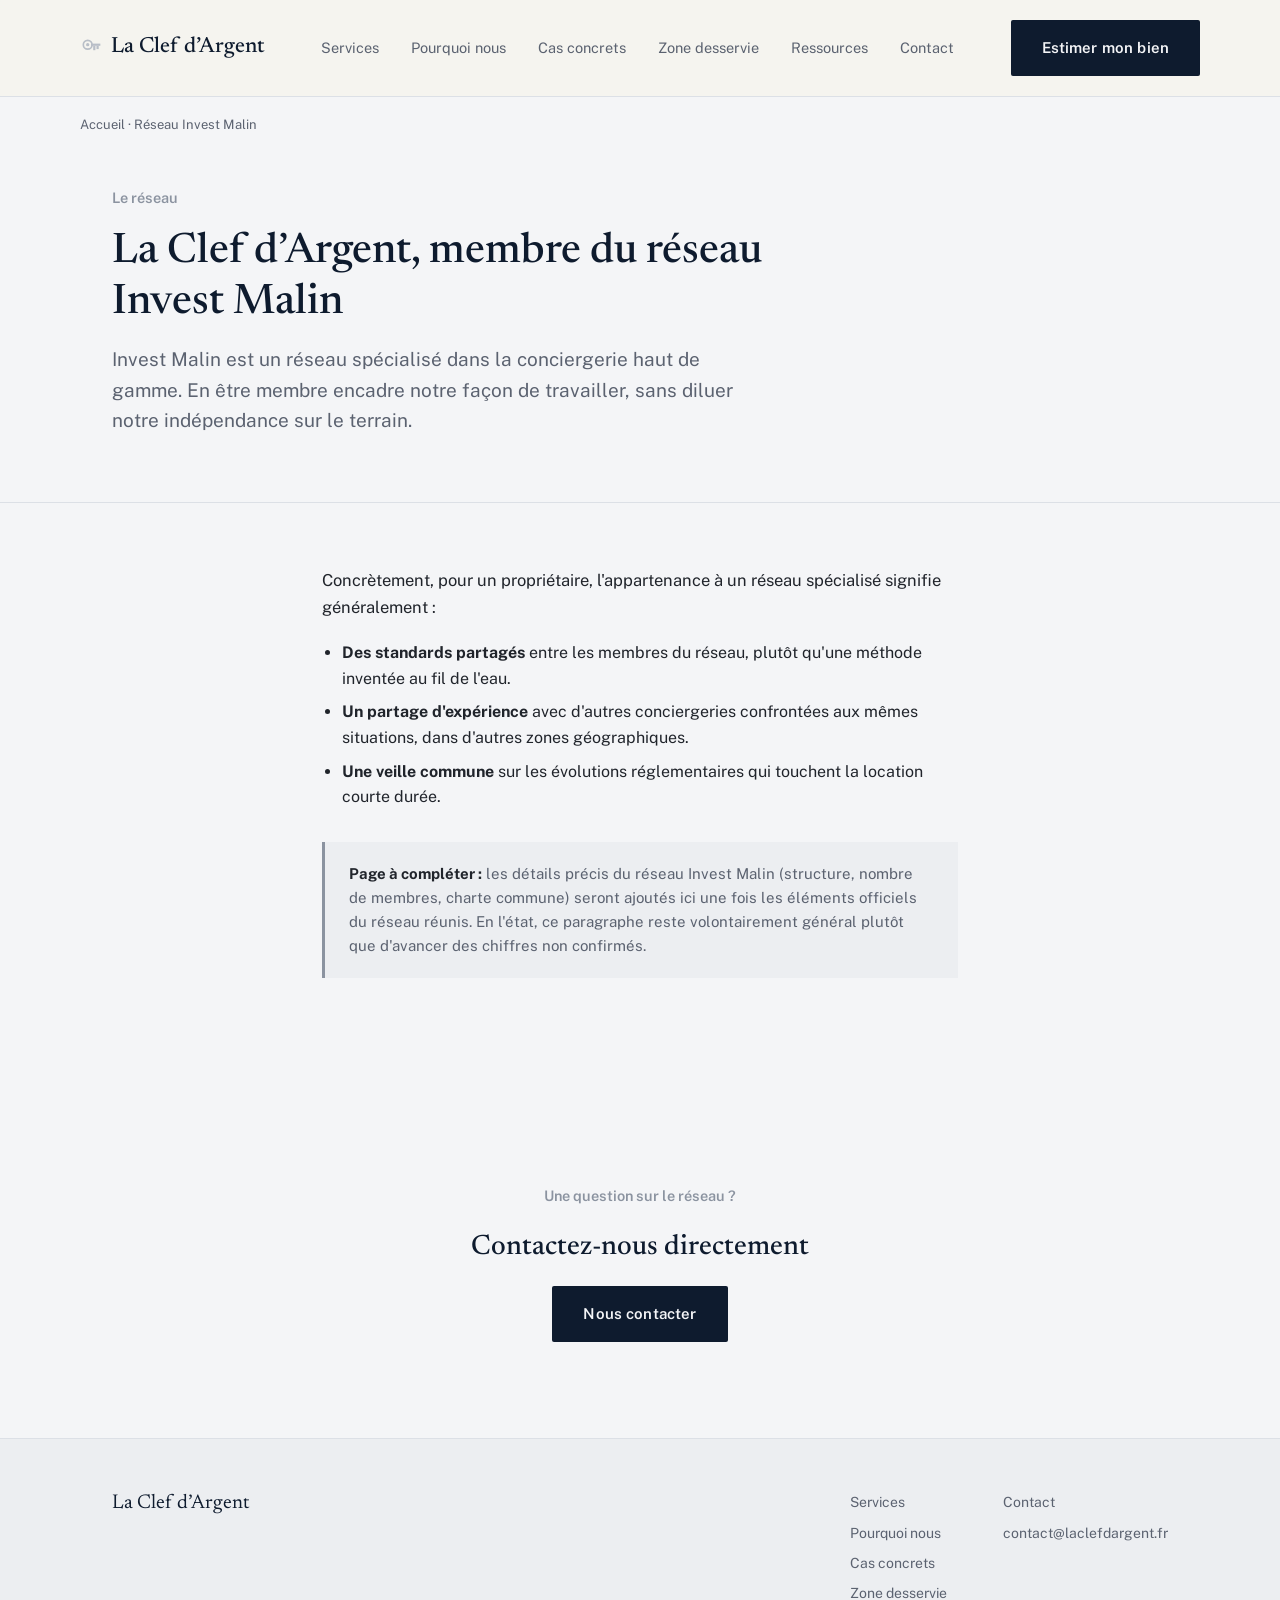
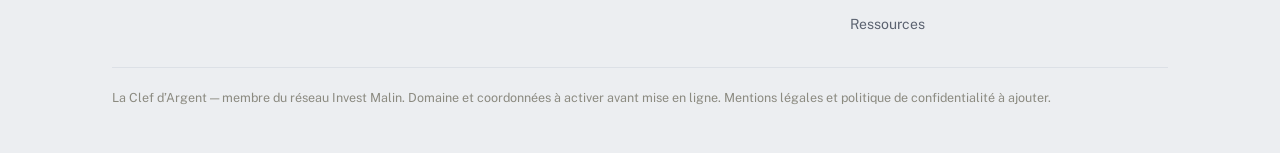
<file: invest-malin.html>
<!DOCTYPE html>
<html lang="fr">
<head>
<meta charset="UTF-8">
<meta name="viewport" content="width=device-width, initial-scale=1.0">
<title>Le réseau Invest Malin | La Clef d’Argent</title>
<meta name="description" content="La Clef d’Argent est membre du réseau Invest Malin, spécialisé dans la conciergerie haut de gamme. Ce que ça garantit pour les propriétaires.">
<link rel="preconnect" href="https://fonts.googleapis.com">
<link rel="preconnect" href="https://fonts.gstatic.com" crossorigin>
<link href="https://fonts.googleapis.com/css2?family=Newsreader:ital,opsz,wght@0,6..72,400;0,6..72,500;0,6..72,600;1,6..72,400&family=Public+Sans:wght@400;500;600&display=swap" rel="stylesheet">
<link rel="stylesheet" href="styles.css">
</head>
<body>

<header>
  <div class="wrap nav">
    <a href="index.html" class="brand"><span class="brand-mark" aria-hidden="true"><svg viewBox="0 0 40 40" width="22" height="22"><circle cx="14" cy="14" r="8" fill="none" stroke="#B8BEC7" stroke-width="3"/><circle cx="14" cy="14" r="3" fill="#B8BEC7"/><rect x="20" y="12" width="17" height="4" fill="#B8BEC7"/><rect x="30" y="16" width="4" height="6" fill="#B8BEC7"/><rect x="24" y="16" width="4" height="8" fill="#B8BEC7"/></svg></span>La Clef d’Argent</a>
    <nav class="navlinks">
      <a href="services.html">Services</a>
      <a href="pourquoi-nous.html">Pourquoi nous</a>
      <a href="cas-concrets.html">Cas concrets</a>
      <a href="zone-desservie.html">Zone desservie</a>
      <a href="ressources.html">Ressources</a>
      <a href="index.html#contact">Contact</a>
    </nav>
    <a href="index.html#contact" class="btn btn-primary nav-cta">Estimer mon bien</a>
  </div>
</header>

<div class="wrap breadcrumb"><a href="index.html">Accueil</a> · Réseau Invest Malin</div>

<section class="page-hero">
  <div class="wrap">
    <p class="kicker">Le réseau</p>
    <h1>La Clef d’Argent, membre du réseau Invest Malin</h1>
    <p class="lead">Invest Malin est un réseau spécialisé dans la conciergerie haut de gamme. En être membre encadre notre façon de travailler, sans diluer notre indépendance sur le terrain.</p>
  </div>
</section>

<section class="section-tight">
  <div class="wrap prose">
    <p>Concrètement, pour un propriétaire, l'appartenance à un réseau spécialisé signifie généralement :</p>
    <ul>
      <li><strong>Des standards partagés</strong> entre les membres du réseau, plutôt qu'une méthode inventée au fil de l'eau.</li>
      <li><strong>Un partage d'expérience</strong> avec d'autres conciergeries confrontées aux mêmes situations, dans d'autres zones géographiques.</li>
      <li><strong>Une veille commune</strong> sur les évolutions réglementaires qui touchent la location courte durée.</li>
    </ul>
    <div class="callout"><strong>Page à compléter :</strong> les détails précis du réseau Invest Malin (structure, nombre de membres, charte commune) seront ajoutés ici une fois les éléments officiels du réseau réunis. En l'état, ce paragraphe reste volontairement général plutôt que d'avancer des chiffres non confirmés.</div>
  </div>
</section>

<section class="section" id="guide">
  <div class="wrap" style="text-align:center;">
    <p class="kicker">Une question sur le réseau ?</p>
    <h2 style="font-size:28px; margin-bottom:16px;">Contactez-nous directement</h2>
    <a href="index.html#contact" class="btn btn-primary">Nous contacter</a>
  </div>
</section>

<footer>
  <div class="wrap">
    <div class="footer-grid">
      <div class="footer-brand">La Clef d’Argent</div>
      <div class="footer-cols">
        <div>
          <a href="services.html">Services</a>
          <a href="pourquoi-nous.html">Pourquoi nous</a>
          <a href="cas-concrets.html">Cas concrets</a>
          <a href="zone-desservie.html">Zone desservie</a>
          <a href="ressources.html">Ressources</a>
        </div>
        <div>
          <a href="index.html#contact">Contact</a>
          <a href="mailto:contact@laclefdargent.fr">contact@laclefdargent.fr</a>
        </div>
      </div>
    </div>
    <p class="fine">La Clef d’Argent — membre du réseau Invest Malin. Domaine et coordonnées à activer avant mise en ligne. Mentions légales et politique de confidentialité à ajouter.</p>
  </div>
</footer>

</body>
</html>
</file>
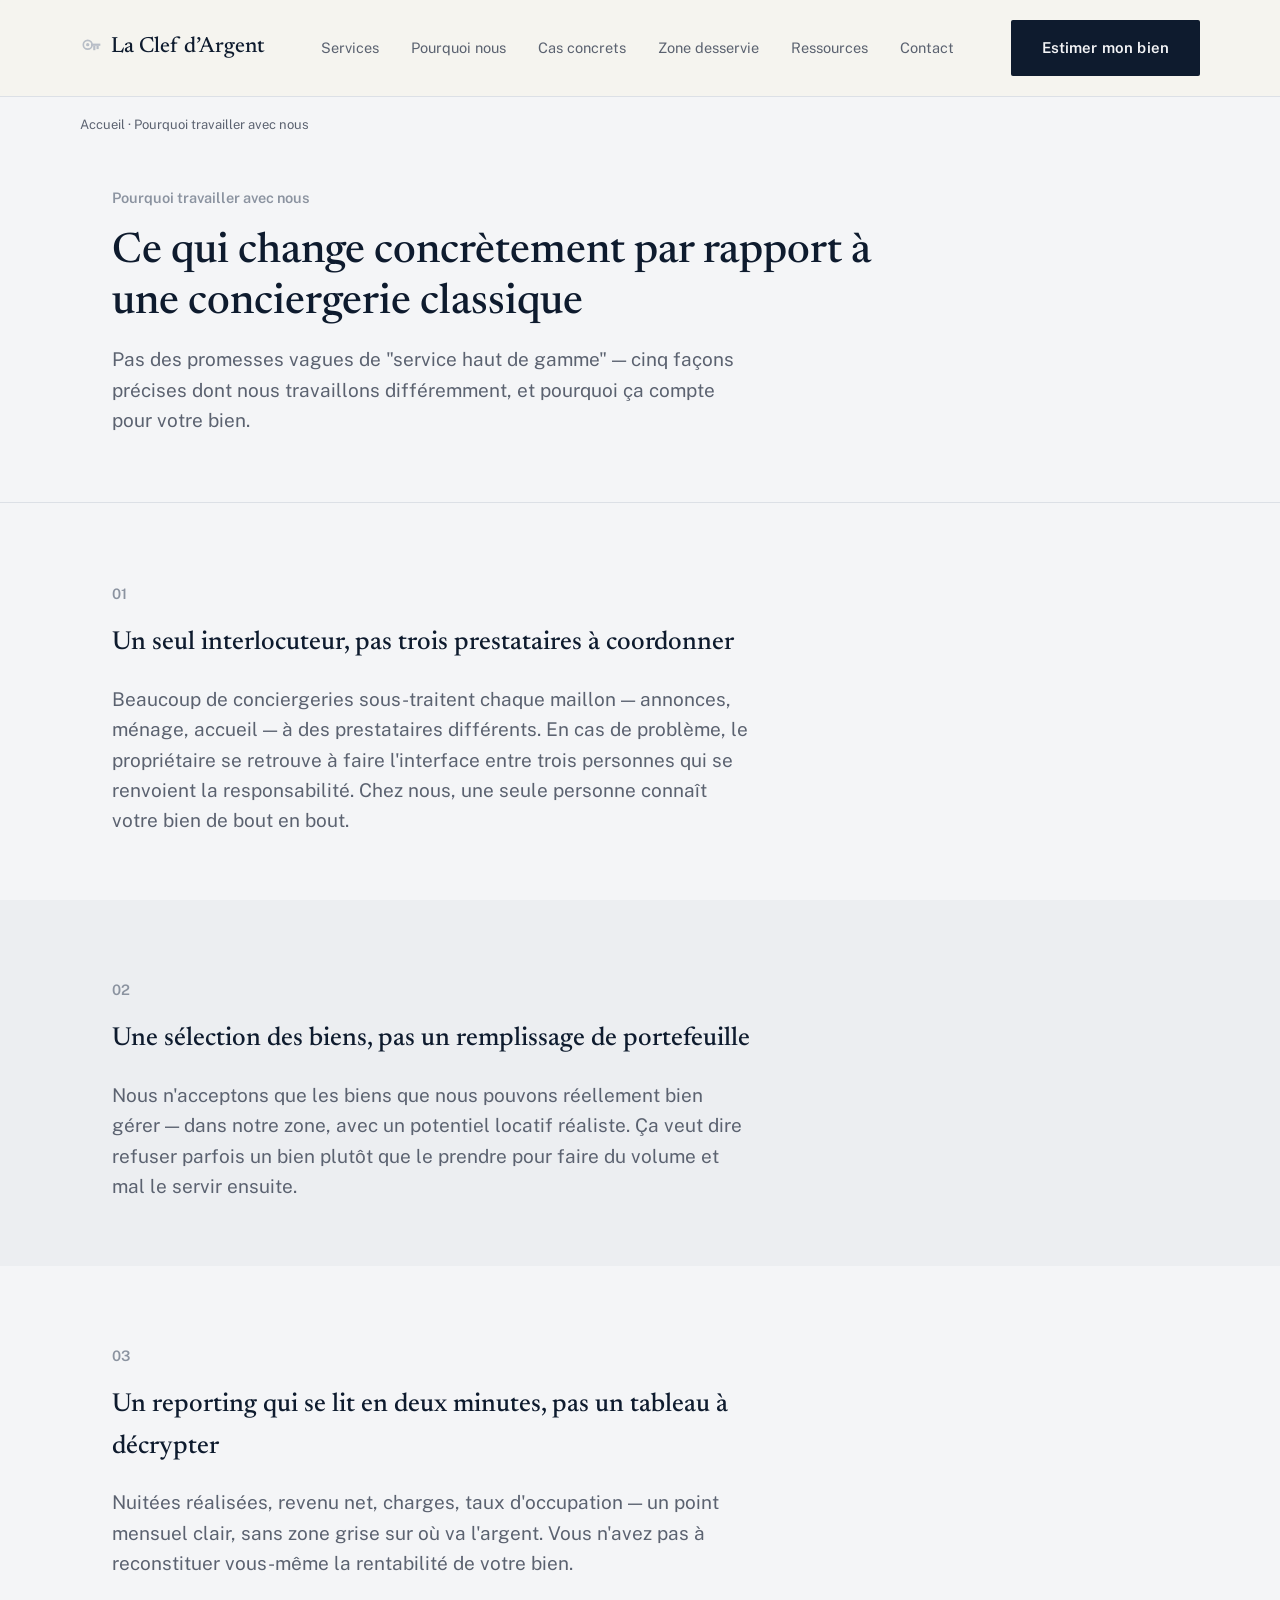
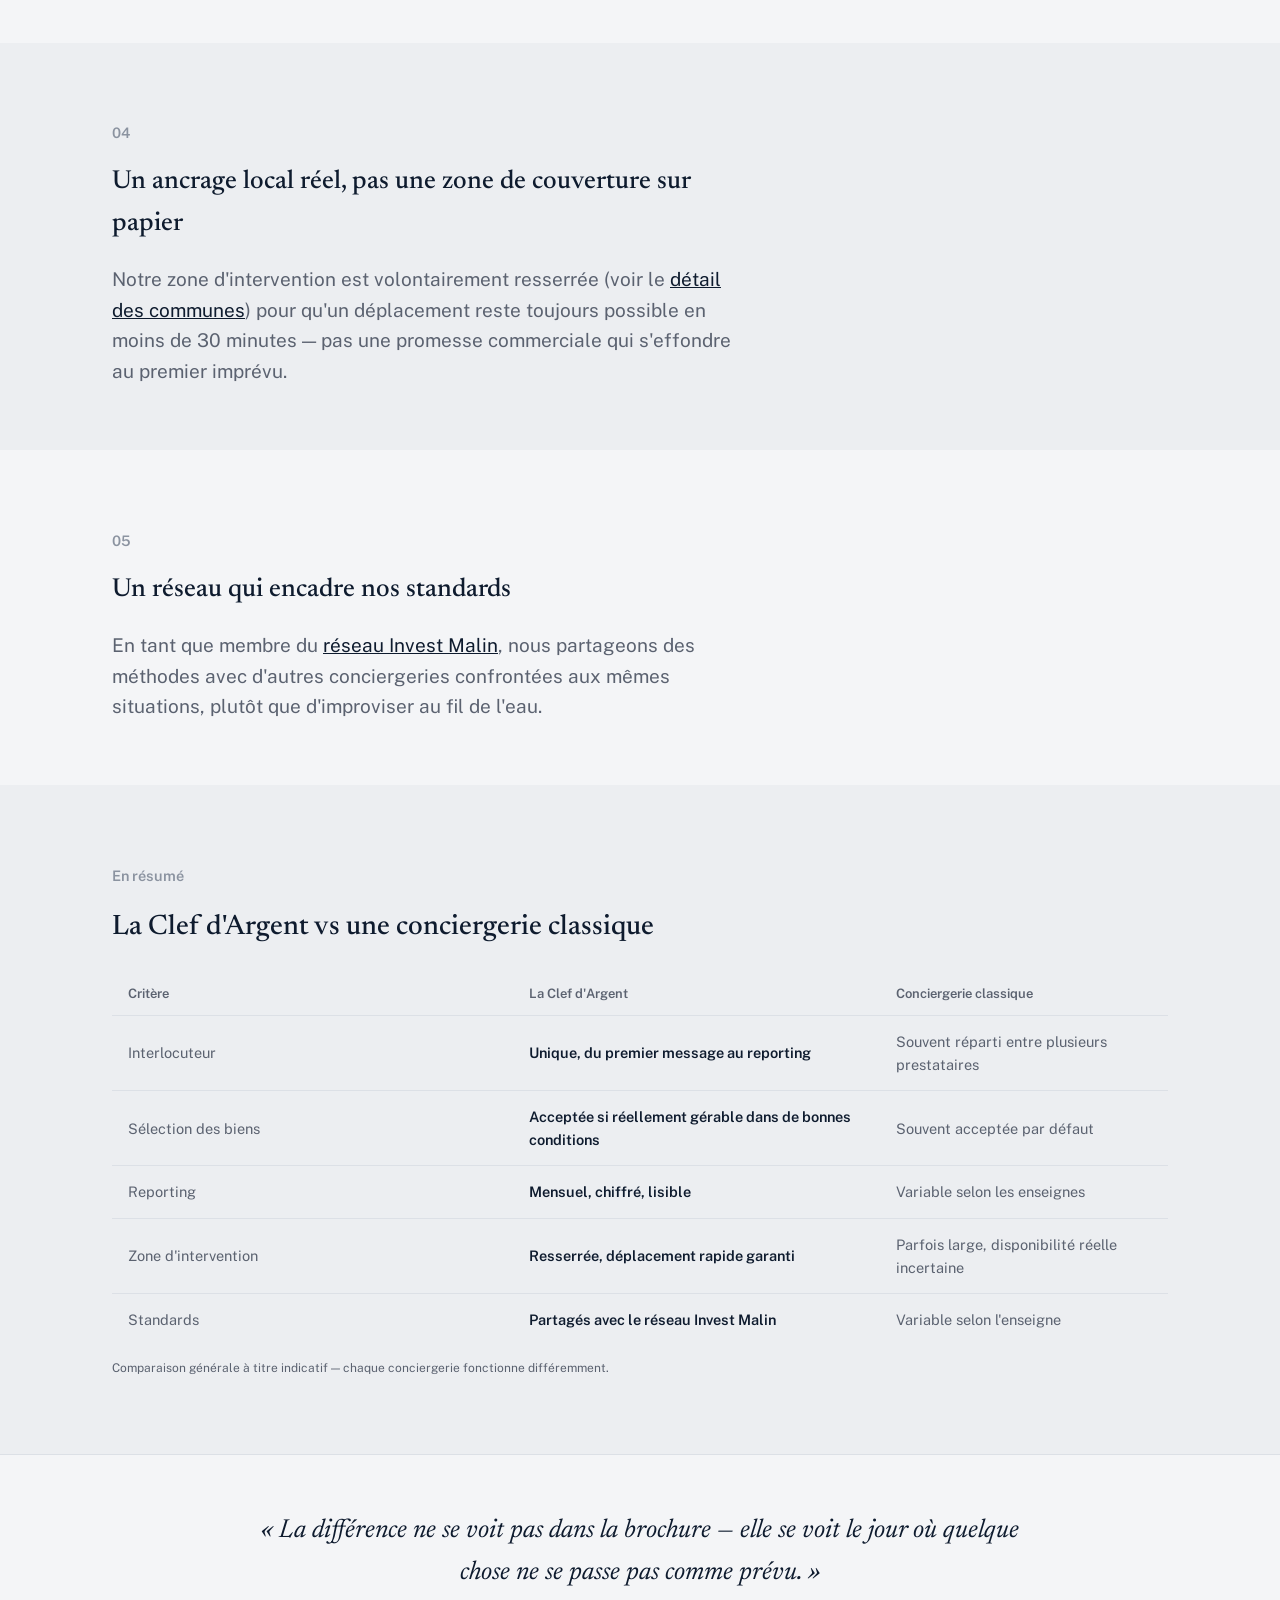
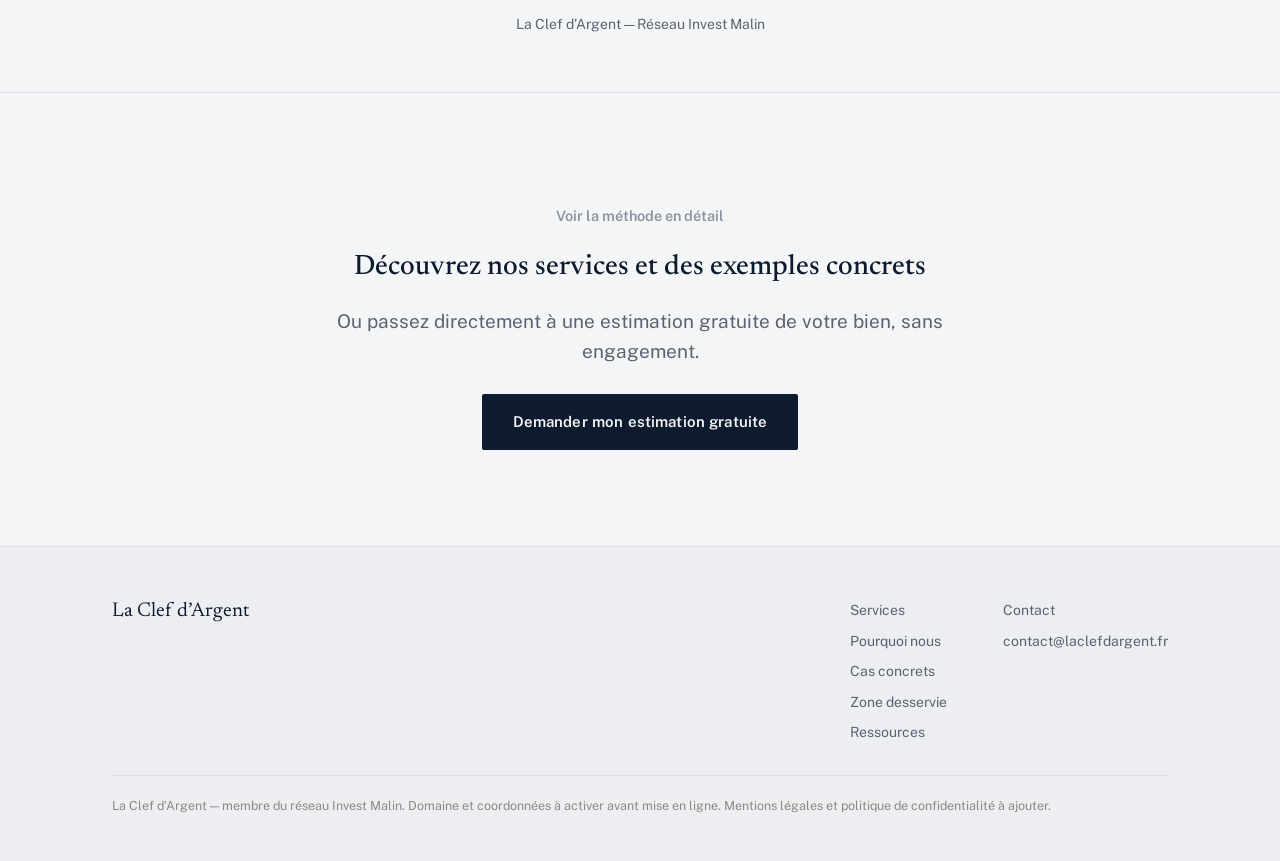
<file: pourquoi-nous.html>
<!DOCTYPE html>
<html lang="fr">
<head>
<meta charset="UTF-8">
<meta name="viewport" content="width=device-width, initial-scale=1.0">
<title>Pourquoi travailler avec nous | La Clef d’Argent</title>
<meta name="description" content="Interlocuteur unique, sélection rigoureuse des biens, méthode transparente : ce qui distingue La Clef d’Argent d'une conciergerie classique.">
<link rel="preconnect" href="https://fonts.googleapis.com">
<link rel="preconnect" href="https://fonts.gstatic.com" crossorigin>
<link href="https://fonts.googleapis.com/css2?family=Newsreader:ital,opsz,wght@0,6..72,400;0,6..72,500;0,6..72,600;1,6..72,400&family=Public+Sans:wght@400;500;600&display=swap" rel="stylesheet">
<link rel="stylesheet" href="styles.css">
</head>
<body>

<header>
  <div class="wrap nav">
    <a href="index.html" class="brand"><span class="brand-mark" aria-hidden="true"><svg viewBox="0 0 40 40" width="22" height="22"><circle cx="14" cy="14" r="8" fill="none" stroke="#B8BEC7" stroke-width="3"/><circle cx="14" cy="14" r="3" fill="#B8BEC7"/><rect x="20" y="12" width="17" height="4" fill="#B8BEC7"/><rect x="30" y="16" width="4" height="6" fill="#B8BEC7"/><rect x="24" y="16" width="4" height="8" fill="#B8BEC7"/></svg></span>La Clef d’Argent</a>
    <nav class="navlinks">
      <a href="services.html">Services</a>
      <a href="pourquoi-nous.html">Pourquoi nous</a>
      <a href="cas-concrets.html">Cas concrets</a>
      <a href="zone-desservie.html">Zone desservie</a>
      <a href="ressources.html">Ressources</a>
      <a href="index.html#contact">Contact</a>
    </nav>
    <a href="index.html#contact" class="btn btn-primary nav-cta">Estimer mon bien</a>
  </div>
</header>

<div class="wrap breadcrumb"><a href="index.html">Accueil</a> · Pourquoi travailler avec nous</div>

<section class="page-hero">
  <div class="wrap">
    <p class="kicker">Pourquoi travailler avec nous</p>
    <h1>Ce qui change concrètement par rapport à une conciergerie classique</h1>
    <p class="lead">Pas des promesses vagues de "service haut de gamme" — cinq façons précises dont nous travaillons différemment, et pourquoi ça compte pour votre bien.</p>
  </div>
</section>

<section class="section-tight">
  <div class="wrap">
    <p class="kicker">01</p>
    <h2 style="font-size:26px; max-width:640px; margin-bottom:14px;">Un seul interlocuteur, pas trois prestataires à coordonner</h2>
    <p class="lead" style="margin-bottom:0;">Beaucoup de conciergeries sous-traitent chaque maillon — annonces, ménage, accueil — à des prestataires différents. En cas de problème, le propriétaire se retrouve à faire l'interface entre trois personnes qui se renvoient la responsabilité. Chez nous, une seule personne connaît votre bien de bout en bout.</p>
  </div>
</section>

<section class="section-tight" style="background:var(--bone);">
  <div class="wrap">
    <p class="kicker">02</p>
    <h2 style="font-size:26px; max-width:640px; margin-bottom:14px;">Une sélection des biens, pas un remplissage de portefeuille</h2>
    <p class="lead" style="margin-bottom:0;">Nous n'acceptons que les biens que nous pouvons réellement bien gérer — dans notre zone, avec un potentiel locatif réaliste. Ça veut dire refuser parfois un bien plutôt que le prendre pour faire du volume et mal le servir ensuite.</p>
  </div>
</section>

<section class="section-tight">
  <div class="wrap">
    <p class="kicker">03</p>
    <h2 style="font-size:26px; max-width:640px; margin-bottom:14px;">Un reporting qui se lit en deux minutes, pas un tableau à décrypter</h2>
    <p class="lead" style="margin-bottom:0;">Nuitées réalisées, revenu net, charges, taux d'occupation — un point mensuel clair, sans zone grise sur où va l'argent. Vous n'avez pas à reconstituer vous-même la rentabilité de votre bien.</p>
  </div>
</section>

<section class="section-tight" style="background:var(--bone);">
  <div class="wrap">
    <p class="kicker">04</p>
    <h2 style="font-size:26px; max-width:640px; margin-bottom:14px;">Un ancrage local réel, pas une zone de couverture sur papier</h2>
    <p class="lead" style="margin-bottom:0;">Notre zone d'intervention est volontairement resserrée (voir le <a href="zone-desservie.html" style="color:var(--navy);">détail des communes</a>) pour qu'un déplacement reste toujours possible en moins de 30 minutes — pas une promesse commerciale qui s'effondre au premier imprévu.</p>
  </div>
</section>

<section class="section-tight">
  <div class="wrap">
    <p class="kicker">05</p>
    <h2 style="font-size:26px; max-width:640px; margin-bottom:14px;">Un réseau qui encadre nos standards</h2>
    <p class="lead" style="margin-bottom:0;">En tant que membre du <a href="invest-malin.html" style="color:var(--navy);">réseau Invest Malin</a>, nous partageons des méthodes avec d'autres conciergeries confrontées aux mêmes situations, plutôt que d'improviser au fil de l'eau.</p>
  </div>
</section>

<section class="section-tight" style="background:var(--bone);">
  <div class="wrap">
    <p class="kicker">En résumé</p>
    <h2 style="font-size:28px; max-width:640px; margin-bottom:20px;">La Clef d'Argent vs une conciergerie classique</h2>
    <table class="compare-table">
      <thead>
        <tr><th>Critère</th><th>La Clef d'Argent</th><th>Conciergerie classique</th></tr>
      </thead>
      <tbody>
        <tr><td>Interlocuteur</td><td class="col-us">Unique, du premier message au reporting</td><td class="col-them">Souvent réparti entre plusieurs prestataires</td></tr>
        <tr><td>Sélection des biens</td><td class="col-us">Acceptée si réellement gérable dans de bonnes conditions</td><td class="col-them">Souvent acceptée par défaut</td></tr>
        <tr><td>Reporting</td><td class="col-us">Mensuel, chiffré, lisible</td><td class="col-them">Variable selon les enseignes</td></tr>
        <tr><td>Zone d'intervention</td><td class="col-us">Resserrée, déplacement rapide garanti</td><td class="col-them">Parfois large, disponibilité réelle incertaine</td></tr>
        <tr><td>Standards</td><td class="col-us">Partagés avec le réseau Invest Malin</td><td class="col-them">Variable selon l'enseigne</td></tr>
      </tbody>
    </table>
    <p class="sim-note" style="margin-top:14px;">Comparaison générale à titre indicatif — chaque conciergerie fonctionne différemment.</p>
  </div>
</section>

<section class="quote-block">
  <div class="wrap">
    <p>« La différence ne se voit pas dans la brochure — elle se voit le jour où quelque chose ne se passe pas comme prévu. »</p>
    <span>La Clef d’Argent — Réseau Invest Malin</span>
  </div>
</section>

<section class="section" id="guide">
  <div class="wrap" style="text-align:center;">
    <p class="kicker">Voir la méthode en détail</p>
    <h2 style="font-size:28px; margin-bottom:16px;">Découvrez nos services et des exemples concrets</h2>
    <p class="lead" style="margin:0 auto 28px; text-align:center;">Ou passez directement à une estimation gratuite de votre bien, sans engagement.</p>
    <a href="index.html#contact" class="btn btn-primary">Demander mon estimation gratuite</a>
  </div>
</section>

<footer>
  <div class="wrap">
    <div class="footer-grid">
      <div class="footer-brand">La Clef d’Argent</div>
      <div class="footer-cols">
        <div>
          <a href="services.html">Services</a>
          <a href="pourquoi-nous.html">Pourquoi nous</a>
          <a href="cas-concrets.html">Cas concrets</a>
          <a href="zone-desservie.html">Zone desservie</a>
          <a href="ressources.html">Ressources</a>
        </div>
        <div>
          <a href="index.html#contact">Contact</a>
          <a href="mailto:contact@laclefdargent.fr">contact@laclefdargent.fr</a>
        </div>
      </div>
    </div>
    <p class="fine">La Clef d’Argent — membre du réseau Invest Malin. Domaine et coordonnées à activer avant mise en ligne. Mentions légales et politique de confidentialité à ajouter.</p>
  </div>
</footer>

</body>
</html>
</file>
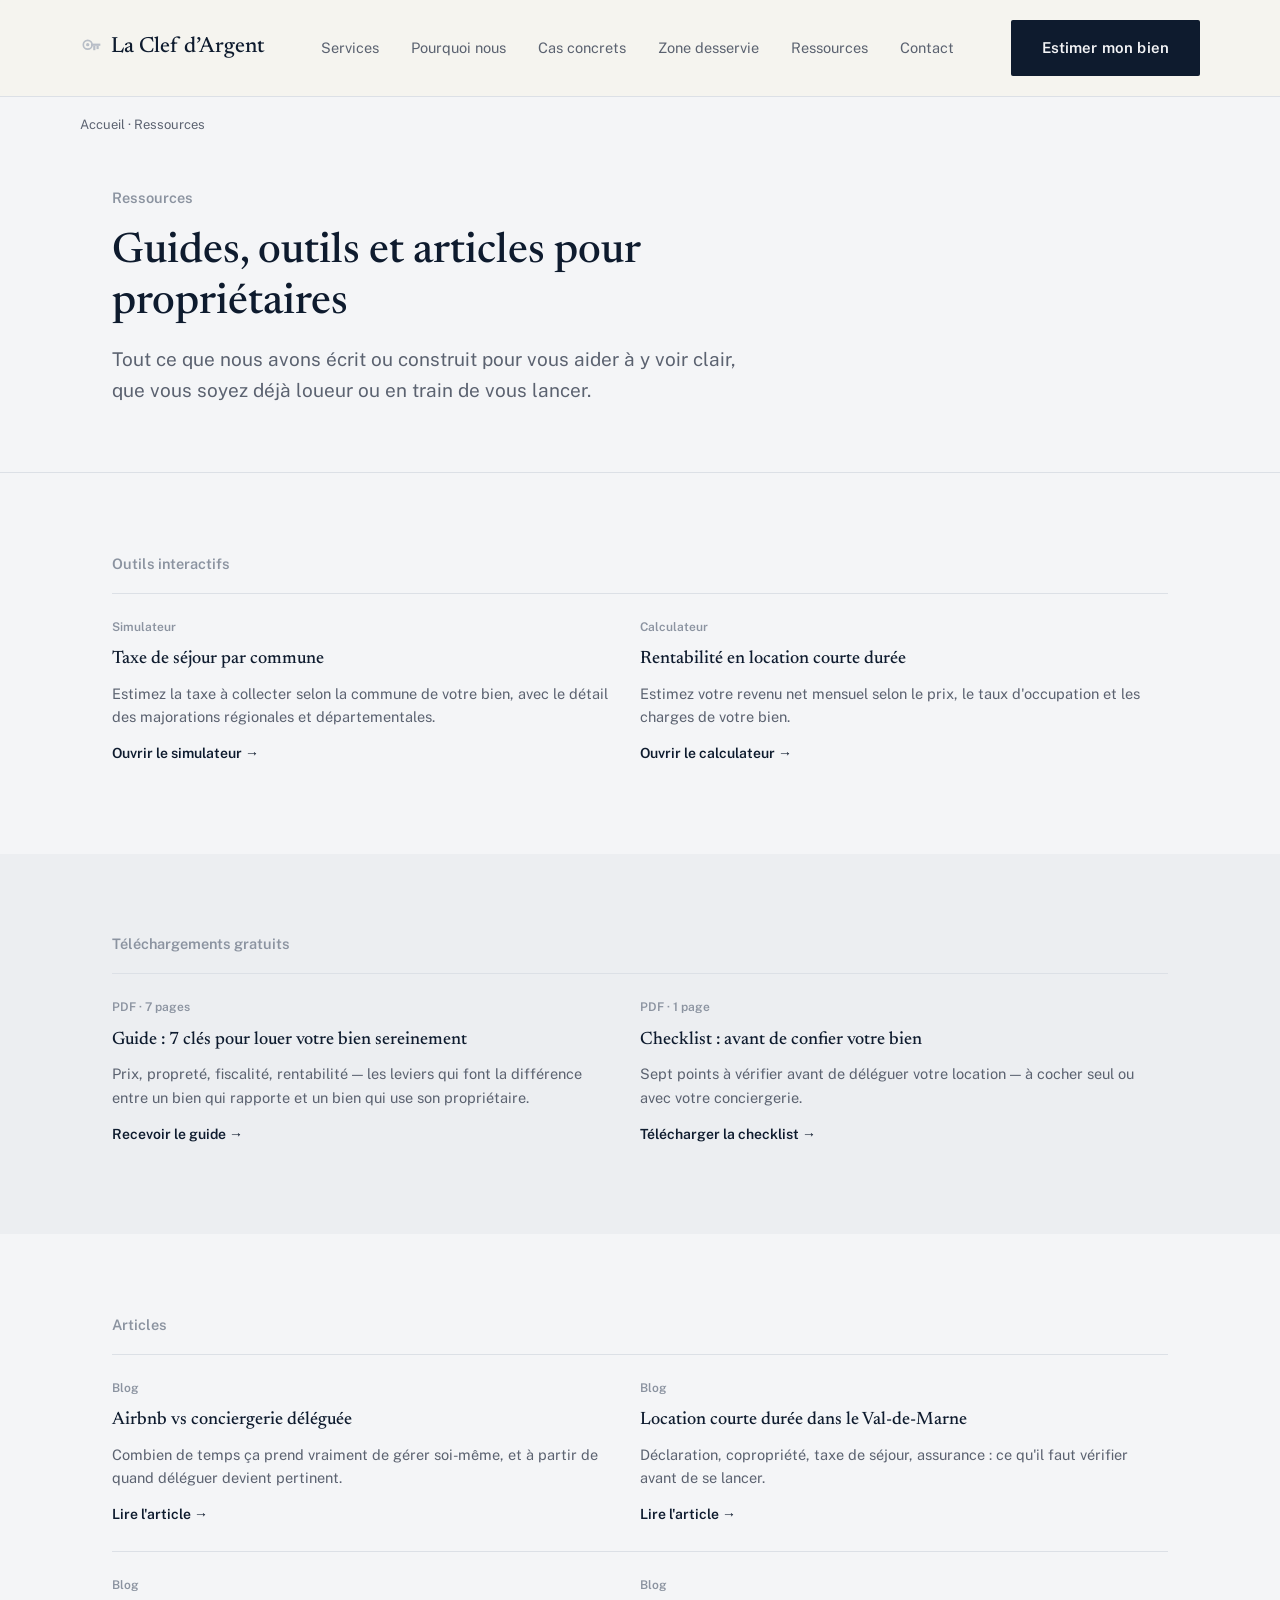
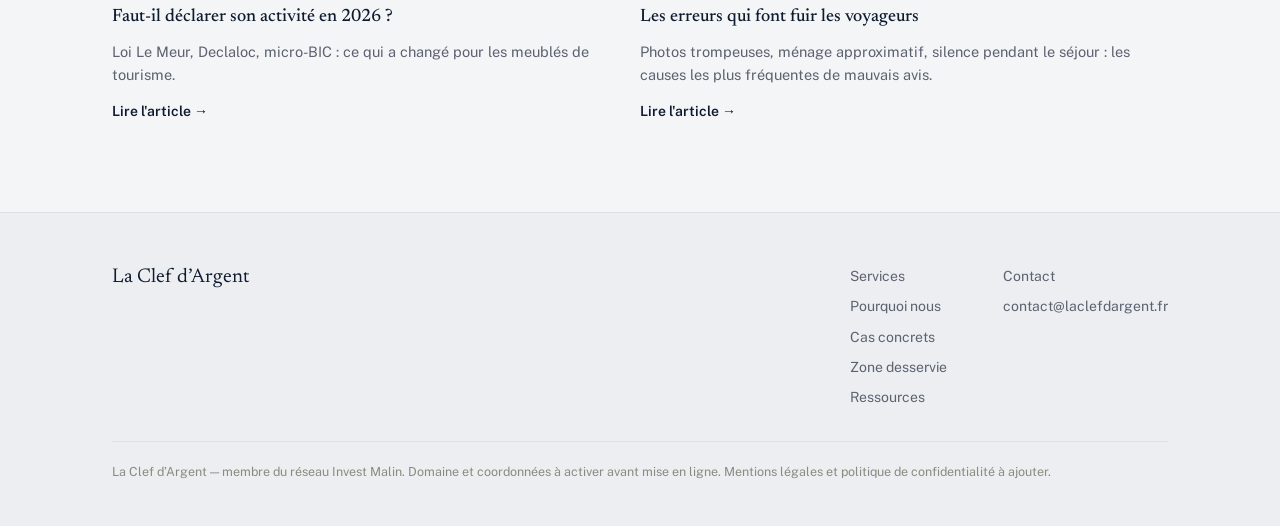
<file: ressources.html>
<!DOCTYPE html>
<html lang="fr">
<head>
<meta charset="UTF-8">
<meta name="viewport" content="width=device-width, initial-scale=1.0">
<title>Ressources : guides, simulateurs et articles | La Clef d’Argent</title>
<meta name="description" content="Guide gratuit, checklist, simulateur de taxe de séjour, calculateur de rentabilité et articles pratiques pour les propriétaires de location courte durée.">
<link rel="preconnect" href="https://fonts.googleapis.com">
<link rel="preconnect" href="https://fonts.gstatic.com" crossorigin>
<link href="https://fonts.googleapis.com/css2?family=Newsreader:ital,opsz,wght@0,6..72,400;0,6..72,500;0,6..72,600;1,6..72,400&family=Public+Sans:wght@400;500;600&display=swap" rel="stylesheet">
<link rel="stylesheet" href="styles.css">
<style>
  .res-grid{display:grid; grid-template-columns:1fr; gap:0;}
  @media(min-width:700px){.res-grid{grid-template-columns:1fr 1fr;}}
  .res-item{padding:24px 24px 24px 0; border-top:1px solid var(--line);}
  .res-item .res-kicker{font-size:12px; color:var(--brass-dark); font-weight:600; margin-bottom:8px; text-transform:none;}
  .res-item h3{font-size:18px; margin-bottom:8px;}
  .res-item p{font-size:14.5px; color:var(--ink-soft); margin:0 0 12px;}
  .res-item a.res-link{font-size:14px; color:var(--navy); text-decoration:none; font-weight:600;}
  .res-item a.res-link:hover{color:var(--brass-dark);}
</style>
</head>
<body>

<header>
  <div class="wrap nav">
    <a href="index.html" class="brand"><span class="brand-mark" aria-hidden="true"><svg viewBox="0 0 40 40" width="22" height="22"><circle cx="14" cy="14" r="8" fill="none" stroke="#B8BEC7" stroke-width="3"/><circle cx="14" cy="14" r="3" fill="#B8BEC7"/><rect x="20" y="12" width="17" height="4" fill="#B8BEC7"/><rect x="30" y="16" width="4" height="6" fill="#B8BEC7"/><rect x="24" y="16" width="4" height="8" fill="#B8BEC7"/></svg></span>La Clef d’Argent</a>
    <nav class="navlinks">
      <a href="services.html">Services</a>
      <a href="pourquoi-nous.html">Pourquoi nous</a>
      <a href="cas-concrets.html">Cas concrets</a>
      <a href="zone-desservie.html">Zone desservie</a>
      <a href="ressources.html">Ressources</a>
      <a href="index.html#contact">Contact</a>
    </nav>
    <a href="index.html#contact" class="btn btn-primary nav-cta">Estimer mon bien</a>
  </div>
</header>

<div class="wrap breadcrumb"><a href="index.html">Accueil</a> · Ressources</div>

<section class="page-hero">
  <div class="wrap">
    <p class="kicker">Ressources</p>
    <h1>Guides, outils et articles pour propriétaires</h1>
    <p class="lead">Tout ce que nous avons écrit ou construit pour vous aider à y voir clair, que vous soyez déjà loueur ou en train de vous lancer.</p>
  </div>
</section>

<section class="section-tight">
  <div class="wrap">
    <p class="kicker">Outils interactifs</p>
    <div class="res-grid">
      <div class="res-item">
        <p class="res-kicker">Simulateur</p>
        <h3>Taxe de séjour par commune</h3>
        <p>Estimez la taxe à collecter selon la commune de votre bien, avec le détail des majorations régionales et départementales.</p>
        <a href="simulateur-taxe-sejour.html" class="res-link">Ouvrir le simulateur →</a>
      </div>
      <div class="res-item">
        <p class="res-kicker">Calculateur</p>
        <h3>Rentabilité en location courte durée</h3>
        <p>Estimez votre revenu net mensuel selon le prix, le taux d'occupation et les charges de votre bien.</p>
        <a href="calculateur-rentabilite.html" class="res-link">Ouvrir le calculateur →</a>
      </div>
    </div>
  </div>
</section>

<section class="section-tight" style="background:var(--bone);">
  <div class="wrap">
    <p class="kicker">Téléchargements gratuits</p>
    <div class="res-grid">
      <div class="res-item">
        <p class="res-kicker">PDF · 7 pages</p>
        <h3>Guide : 7 clés pour louer votre bien sereinement</h3>
        <p>Prix, propreté, fiscalité, rentabilité — les leviers qui font la différence entre un bien qui rapporte et un bien qui use son propriétaire.</p>
        <a href="index.html#guide" class="res-link">Recevoir le guide →</a>
      </div>
      <div class="res-item">
        <p class="res-kicker">PDF · 1 page</p>
        <h3>Checklist : avant de confier votre bien</h3>
        <p>Sept points à vérifier avant de déléguer votre location — à cocher seul ou avec votre conciergerie.</p>
        <a href="checklist-avant-de-confier-votre-bien.pdf" class="res-link" download>Télécharger la checklist →</a>
      </div>
    </div>
  </div>
</section>

<section class="section-tight">
  <div class="wrap">
    <p class="kicker">Articles</p>
    <div class="res-grid">
      <div class="res-item">
        <p class="res-kicker">Blog</p>
        <h3>Airbnb vs conciergerie déléguée</h3>
        <p>Combien de temps ça prend vraiment de gérer soi-même, et à partir de quand déléguer devient pertinent.</p>
        <a href="blog-airbnb-vs-conciergerie.html" class="res-link">Lire l'article →</a>
      </div>
      <div class="res-item">
        <p class="res-kicker">Blog</p>
        <h3>Location courte durée dans le Val-de-Marne</h3>
        <p>Déclaration, copropriété, taxe de séjour, assurance : ce qu'il faut vérifier avant de se lancer.</p>
        <a href="blog-location-courte-duree-val-de-marne.html" class="res-link">Lire l'article →</a>
      </div>
      <div class="res-item">
        <p class="res-kicker">Blog</p>
        <h3>Faut-il déclarer son activité en 2026 ?</h3>
        <p>Loi Le Meur, Declaloc, micro-BIC : ce qui a changé pour les meublés de tourisme.</p>
        <a href="blog-declaration-location-meublee-2026.html" class="res-link">Lire l'article →</a>
      </div>
      <div class="res-item">
        <p class="res-kicker">Blog</p>
        <h3>Les erreurs qui font fuir les voyageurs</h3>
        <p>Photos trompeuses, ménage approximatif, silence pendant le séjour : les causes les plus fréquentes de mauvais avis.</p>
        <a href="blog-erreurs-airbnb-voyageurs.html" class="res-link">Lire l'article →</a>
      </div>
    </div>
  </div>
</section>

<footer>
  <div class="wrap">
    <div class="footer-grid">
      <div class="footer-brand">La Clef d’Argent</div>
      <div class="footer-cols">
        <div>
          <a href="services.html">Services</a>
          <a href="pourquoi-nous.html">Pourquoi nous</a>
          <a href="cas-concrets.html">Cas concrets</a>
          <a href="zone-desservie.html">Zone desservie</a>
          <a href="ressources.html">Ressources</a>
        </div>
        <div>
          <a href="index.html#contact">Contact</a>
          <a href="mailto:contact@laclefdargent.fr">contact@laclefdargent.fr</a>
        </div>
      </div>
    </div>
    <p class="fine">La Clef d’Argent — membre du réseau Invest Malin. Domaine et coordonnées à activer avant mise en ligne. Mentions légales et politique de confidentialité à ajouter.</p>
  </div>
</footer>

</body>
</html>
</file>
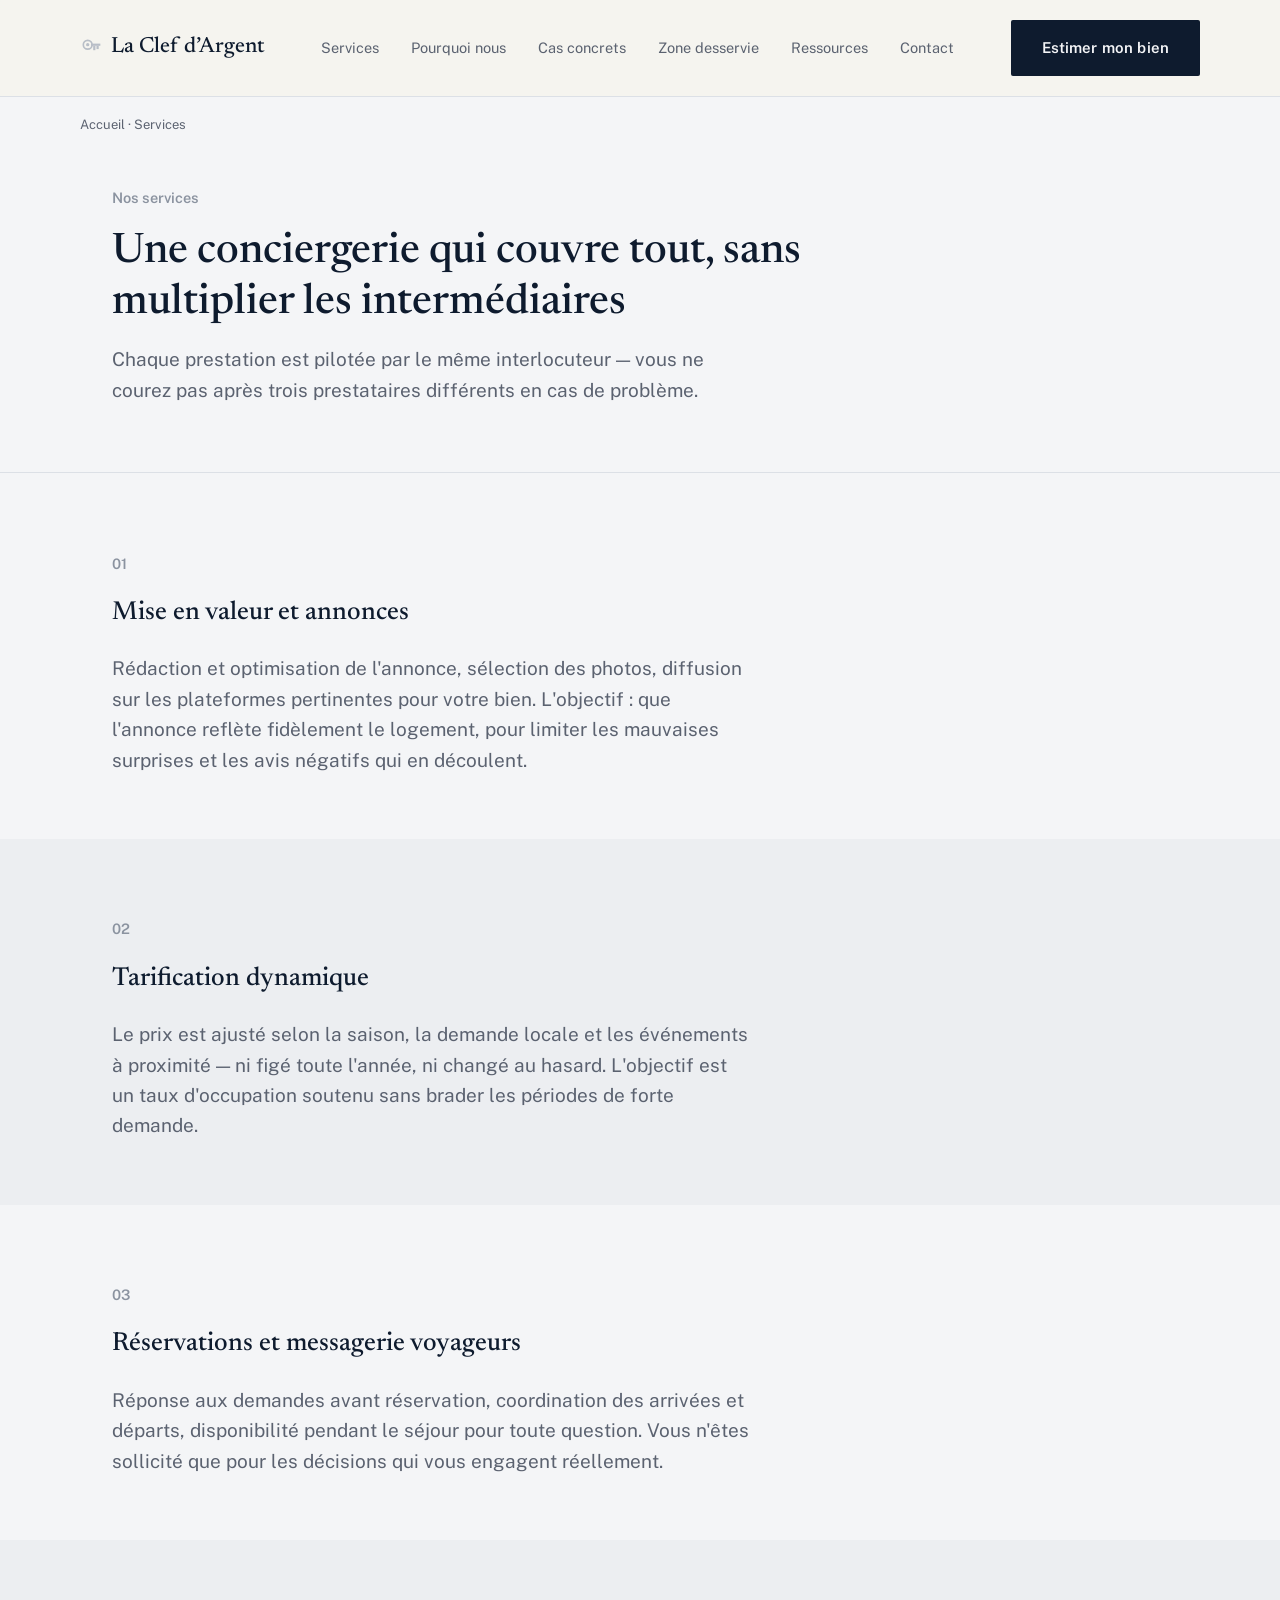
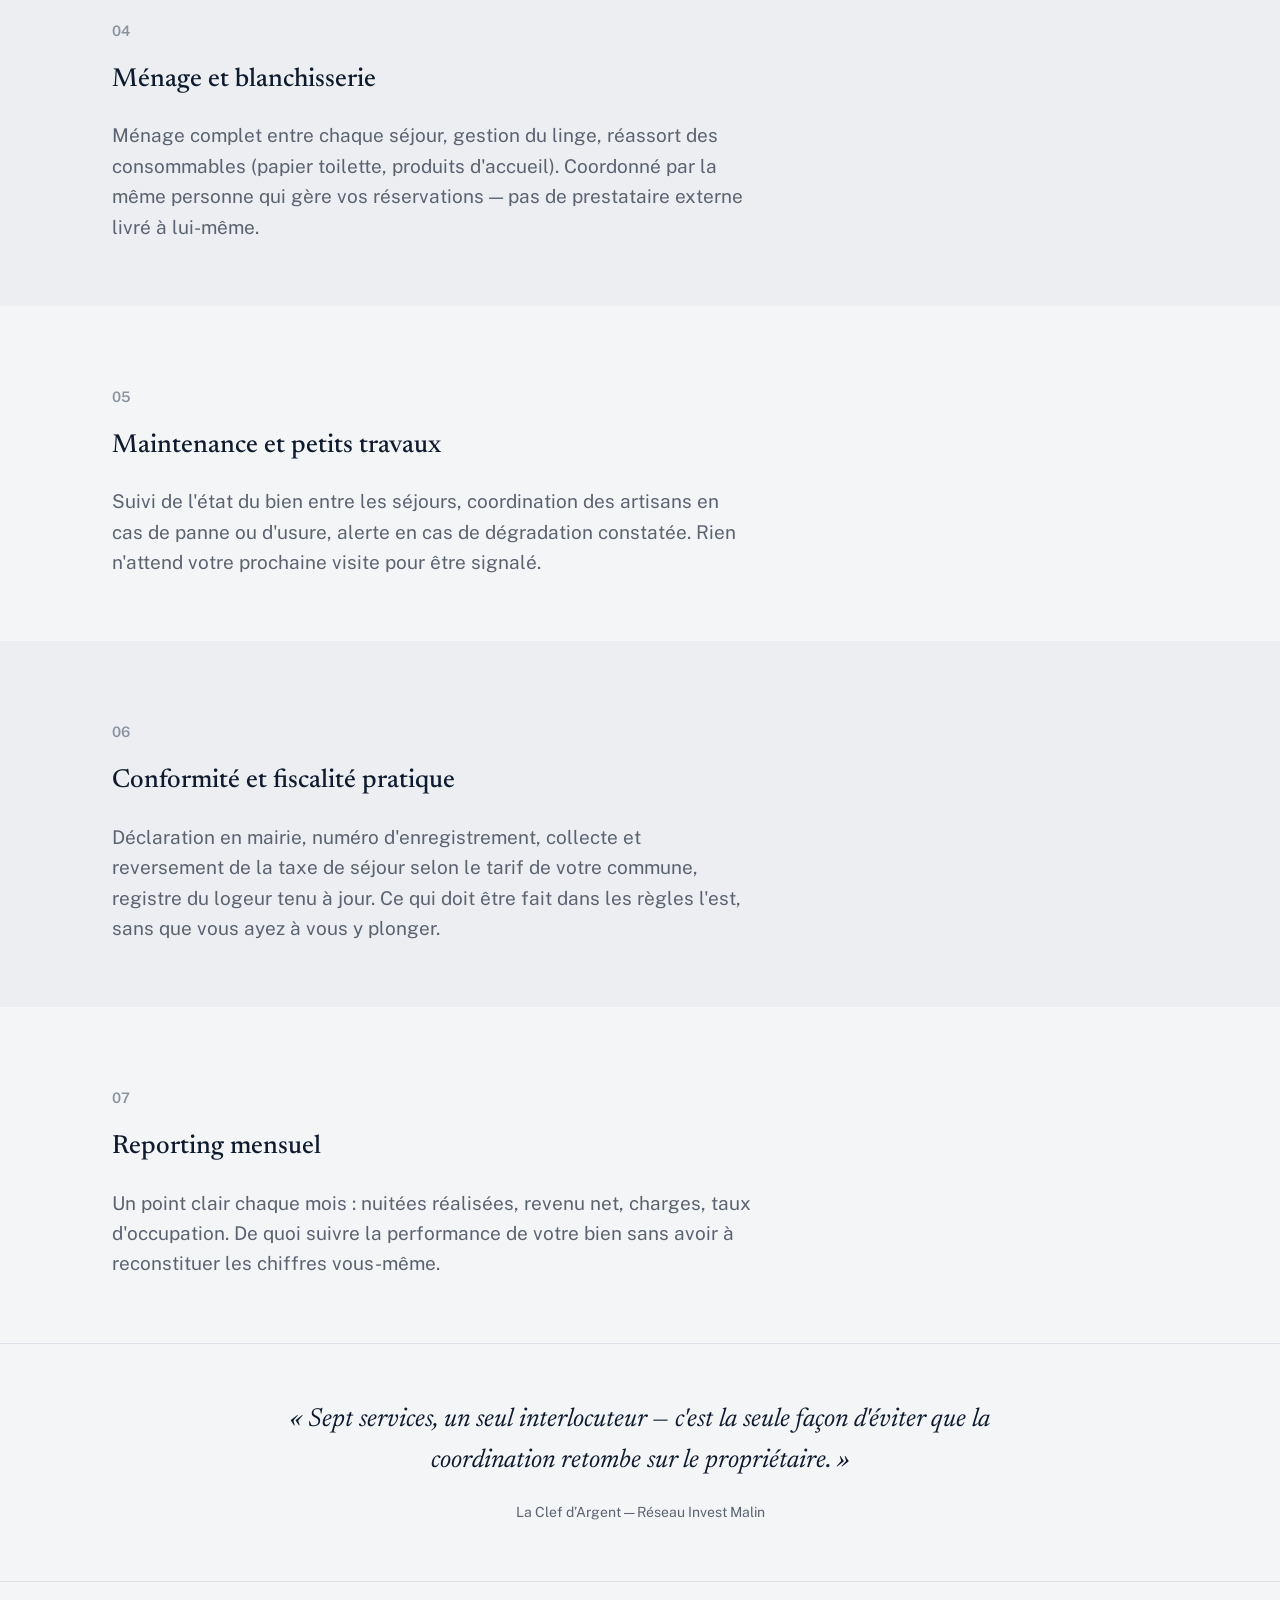
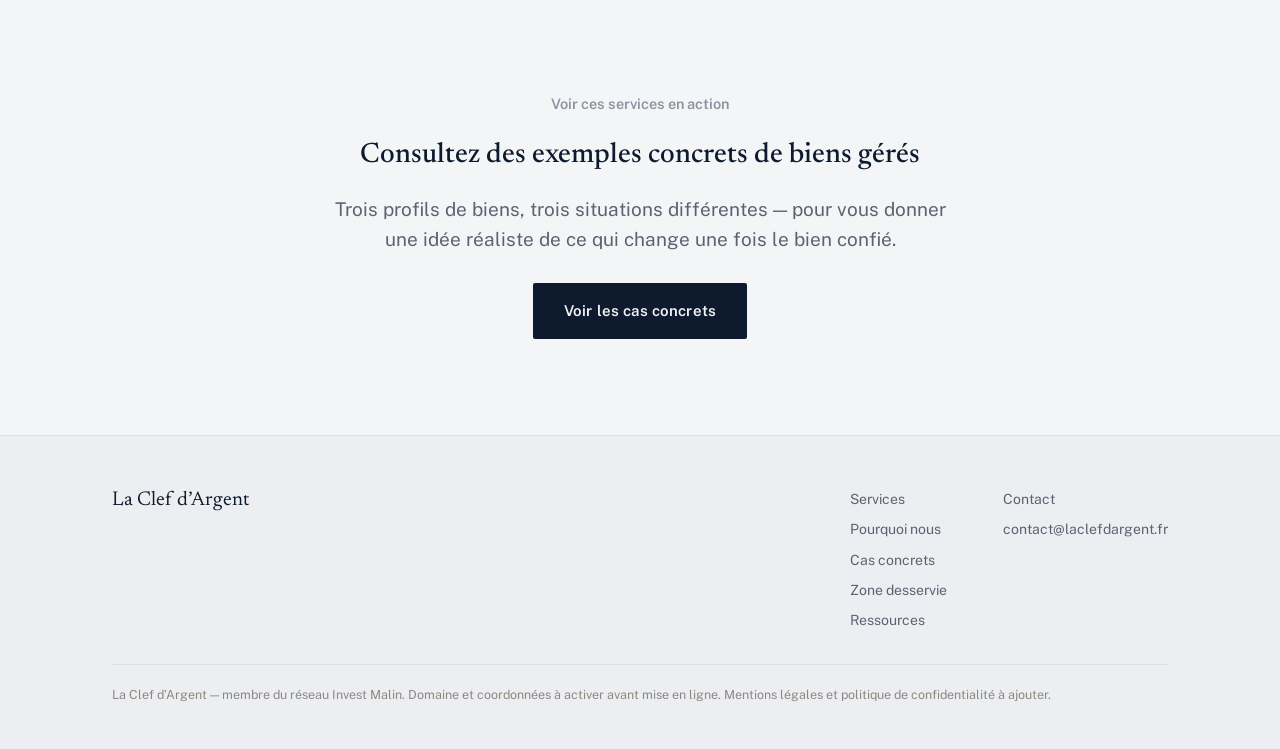
<file: services.html>
<!DOCTYPE html>
<html lang="fr">
<head>
<meta charset="UTF-8">
<meta name="viewport" content="width=device-width, initial-scale=1.0">
<title>Nos services de conciergerie haut de gamme | La Clef d’Argent</title>
<meta name="description" content="Annonces, tarification, ménage, accueil des voyageurs, maintenance : le détail des services de La Clef d’Argent pour votre location courte durée à Paris et dans le Val-de-Marne.">
<link rel="preconnect" href="https://fonts.googleapis.com">
<link rel="preconnect" href="https://fonts.gstatic.com" crossorigin>
<link href="https://fonts.googleapis.com/css2?family=Newsreader:ital,opsz,wght@0,6..72,400;0,6..72,500;0,6..72,600;1,6..72,400&family=Public+Sans:wght@400;500;600&display=swap" rel="stylesheet">
<link rel="stylesheet" href="styles.css">
</head>
<body>

<header>
  <div class="wrap nav">
    <a href="index.html" class="brand"><span class="brand-mark" aria-hidden="true"><svg viewBox="0 0 40 40" width="22" height="22"><circle cx="14" cy="14" r="8" fill="none" stroke="#B8BEC7" stroke-width="3"/><circle cx="14" cy="14" r="3" fill="#B8BEC7"/><rect x="20" y="12" width="17" height="4" fill="#B8BEC7"/><rect x="30" y="16" width="4" height="6" fill="#B8BEC7"/><rect x="24" y="16" width="4" height="8" fill="#B8BEC7"/></svg></span>La Clef d’Argent</a>
    <nav class="navlinks">
      <a href="services.html">Services</a>
      <a href="pourquoi-nous.html">Pourquoi nous</a>
      <a href="cas-concrets.html">Cas concrets</a>
      <a href="zone-desservie.html">Zone desservie</a>
      <a href="ressources.html">Ressources</a>
      <a href="index.html#contact">Contact</a>
    </nav>
    <a href="index.html#contact" class="btn btn-primary nav-cta">Estimer mon bien</a>
  </div>
</header>

<div class="wrap breadcrumb"><a href="index.html">Accueil</a> · Services</div>

<section class="page-hero">
  <div class="wrap">
    <p class="kicker">Nos services</p>
    <h1>Une conciergerie qui couvre tout, sans multiplier les intermédiaires</h1>
    <p class="lead">Chaque prestation est pilotée par le même interlocuteur — vous ne courez pas après trois prestataires différents en cas de problème.</p>
  </div>
</section>

<section class="section-tight">
  <div class="wrap">
    <p class="kicker">01</p>
    <h2 style="font-size:26px; max-width:640px; margin-bottom:14px;">Mise en valeur et annonces</h2>
    <p class="lead" style="margin-bottom:0;">Rédaction et optimisation de l'annonce, sélection des photos, diffusion sur les plateformes pertinentes pour votre bien. L'objectif : que l'annonce reflète fidèlement le logement, pour limiter les mauvaises surprises et les avis négatifs qui en découlent.</p>
  </div>
</section>

<section class="section-tight" style="background:var(--bone);">
  <div class="wrap">
    <p class="kicker">02</p>
    <h2 style="font-size:26px; max-width:640px; margin-bottom:14px;">Tarification dynamique</h2>
    <p class="lead" style="margin-bottom:0;">Le prix est ajusté selon la saison, la demande locale et les événements à proximité — ni figé toute l'année, ni changé au hasard. L'objectif est un taux d'occupation soutenu sans brader les périodes de forte demande.</p>
  </div>
</section>

<section class="section-tight">
  <div class="wrap">
    <p class="kicker">03</p>
    <h2 style="font-size:26px; max-width:640px; margin-bottom:14px;">Réservations et messagerie voyageurs</h2>
    <p class="lead" style="margin-bottom:0;">Réponse aux demandes avant réservation, coordination des arrivées et départs, disponibilité pendant le séjour pour toute question. Vous n'êtes sollicité que pour les décisions qui vous engagent réellement.</p>
  </div>
</section>

<section class="section-tight" style="background:var(--bone);">
  <div class="wrap">
    <p class="kicker">04</p>
    <h2 style="font-size:26px; max-width:640px; margin-bottom:14px;">Ménage et blanchisserie</h2>
    <p class="lead" style="margin-bottom:0;">Ménage complet entre chaque séjour, gestion du linge, réassort des consommables (papier toilette, produits d'accueil). Coordonné par la même personne qui gère vos réservations — pas de prestataire externe livré à lui-même.</p>
  </div>
</section>

<section class="section-tight">
  <div class="wrap">
    <p class="kicker">05</p>
    <h2 style="font-size:26px; max-width:640px; margin-bottom:14px;">Maintenance et petits travaux</h2>
    <p class="lead" style="margin-bottom:0;">Suivi de l'état du bien entre les séjours, coordination des artisans en cas de panne ou d'usure, alerte en cas de dégradation constatée. Rien n'attend votre prochaine visite pour être signalé.</p>
  </div>
</section>

<section class="section-tight" style="background:var(--bone);">
  <div class="wrap">
    <p class="kicker">06</p>
    <h2 style="font-size:26px; max-width:640px; margin-bottom:14px;">Conformité et fiscalité pratique</h2>
    <p class="lead" style="margin-bottom:0;">Déclaration en mairie, numéro d'enregistrement, collecte et reversement de la taxe de séjour selon le tarif de votre commune, registre du logeur tenu à jour. Ce qui doit être fait dans les règles l'est, sans que vous ayez à vous y plonger.</p>
  </div>
</section>

<section class="section-tight">
  <div class="wrap">
    <p class="kicker">07</p>
    <h2 style="font-size:26px; max-width:640px; margin-bottom:14px;">Reporting mensuel</h2>
    <p class="lead" style="margin-bottom:0;">Un point clair chaque mois : nuitées réalisées, revenu net, charges, taux d'occupation. De quoi suivre la performance de votre bien sans avoir à reconstituer les chiffres vous-même.</p>
  </div>
</section>

<section class="quote-block">
  <div class="wrap">
    <p>« Sept services, un seul interlocuteur — c'est la seule façon d'éviter que la coordination retombe sur le propriétaire. »</p>
    <span>La Clef d’Argent — Réseau Invest Malin</span>
  </div>
</section>

<section class="section" id="guide">
  <div class="wrap" style="text-align:center;">
    <p class="kicker">Voir ces services en action</p>
    <h2 style="font-size:28px; margin-bottom:16px;">Consultez des exemples concrets de biens gérés</h2>
    <p class="lead" style="margin:0 auto 28px; text-align:center;">Trois profils de biens, trois situations différentes — pour vous donner une idée réaliste de ce qui change une fois le bien confié.</p>
    <a href="cas-concrets.html" class="btn btn-primary">Voir les cas concrets</a>
  </div>
</section>

<footer>
  <div class="wrap">
    <div class="footer-grid">
      <div class="footer-brand">La Clef d’Argent</div>
      <div class="footer-cols">
        <div>
          <a href="services.html">Services</a>
          <a href="pourquoi-nous.html">Pourquoi nous</a>
          <a href="cas-concrets.html">Cas concrets</a>
          <a href="zone-desservie.html">Zone desservie</a>
          <a href="ressources.html">Ressources</a>
        </div>
        <div>
          <a href="index.html#contact">Contact</a>
          <a href="mailto:contact@laclefdargent.fr">contact@laclefdargent.fr</a>
        </div>
      </div>
    </div>
    <p class="fine">La Clef d’Argent — membre du réseau Invest Malin. Domaine et coordonnées à activer avant mise en ligne. Mentions légales et politique de confidentialité à ajouter.</p>
  </div>
</footer>

</body>
</html>
</file>
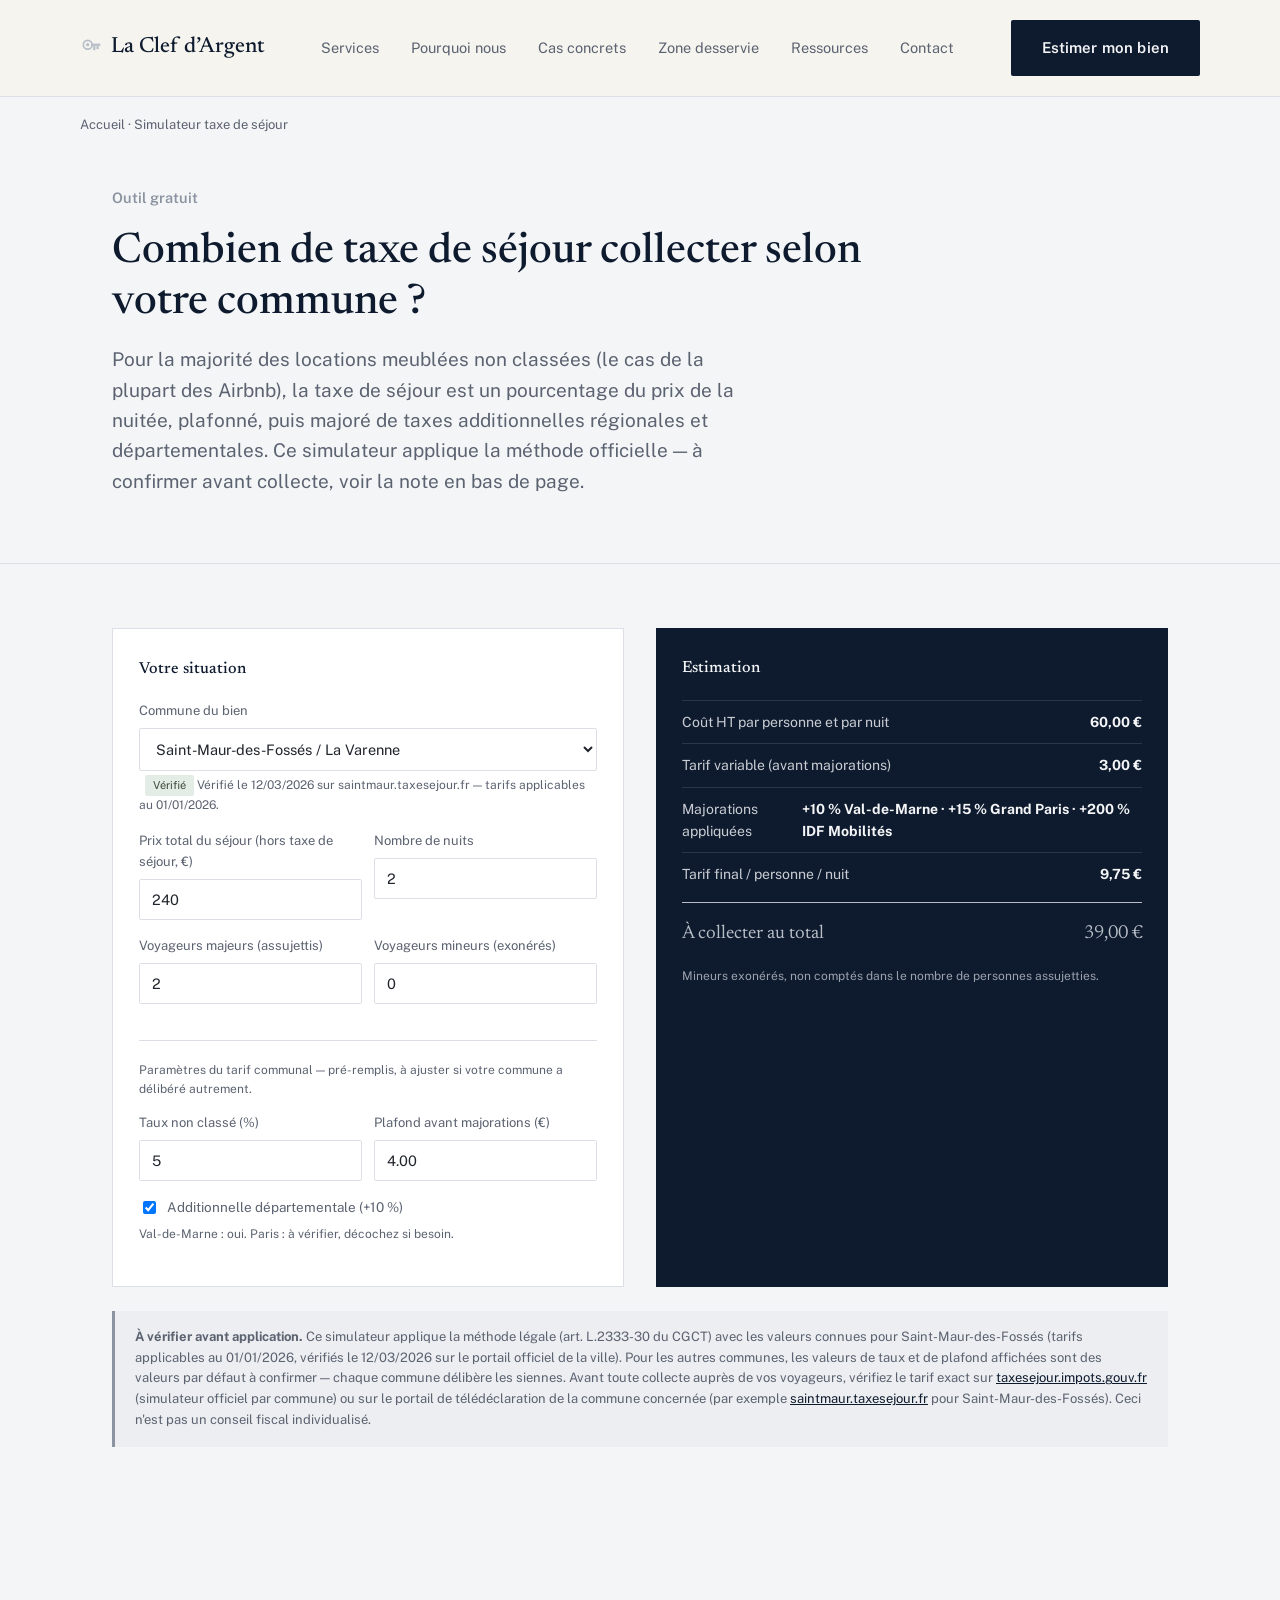
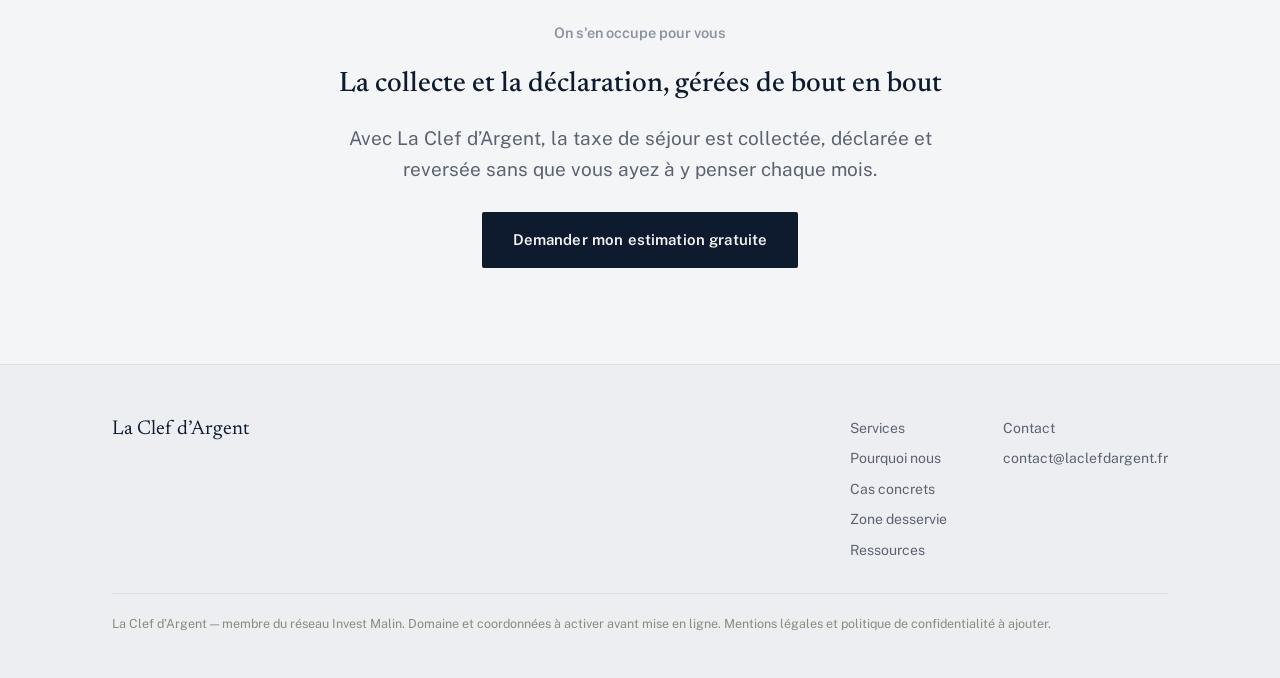
<file: simulateur-taxe-sejour.html>
<!DOCTYPE html>
<html lang="fr">
<head>
<meta charset="UTF-8">
<meta name="viewport" content="width=device-width, initial-scale=1.0">
<title>Simulateur de taxe de séjour par commune | La Clef d’Argent</title>
<meta name="description" content="Estimez la taxe de séjour à collecter selon la commune de votre bien en location courte durée (Val-de-Marne, Paris). Simulateur indicatif, à confirmer avec le simulateur officiel.">
<link rel="preconnect" href="https://fonts.googleapis.com">
<link rel="preconnect" href="https://fonts.gstatic.com" crossorigin>
<link href="https://fonts.googleapis.com/css2?family=Newsreader:ital,opsz,wght@0,6..72,400;0,6..72,500;0,6..72,600;1,6..72,400&family=Public+Sans:wght@400;500;600&display=swap" rel="stylesheet">
<link rel="stylesheet" href="styles.css">
</head>
<body>

<header>
  <div class="wrap nav">
    <a href="index.html" class="brand"><span class="brand-mark" aria-hidden="true"><svg viewBox="0 0 40 40" width="22" height="22"><circle cx="14" cy="14" r="8" fill="none" stroke="#B8BEC7" stroke-width="3"/><circle cx="14" cy="14" r="3" fill="#B8BEC7"/><rect x="20" y="12" width="17" height="4" fill="#B8BEC7"/><rect x="30" y="16" width="4" height="6" fill="#B8BEC7"/><rect x="24" y="16" width="4" height="8" fill="#B8BEC7"/></svg></span>La Clef d’Argent</a>
    <nav class="navlinks">
      <a href="services.html">Services</a>
      <a href="pourquoi-nous.html">Pourquoi nous</a>
      <a href="cas-concrets.html">Cas concrets</a>
      <a href="zone-desservie.html">Zone desservie</a>
      <a href="ressources.html">Ressources</a>
      <a href="index.html#contact">Contact</a>
    </nav>
    <a href="index.html#contact" class="btn btn-primary nav-cta">Estimer mon bien</a>
  </div>
</header>

<div class="wrap breadcrumb"><a href="index.html">Accueil</a> · Simulateur taxe de séjour</div>

<section class="page-hero">
  <div class="wrap">
    <p class="kicker">Outil gratuit</p>
    <h1>Combien de taxe de séjour collecter selon votre commune ?</h1>
    <p class="lead">Pour la majorité des locations meublées non classées (le cas de la plupart des Airbnb), la taxe de séjour est un pourcentage du prix de la nuitée, plafonné, puis majoré de taxes additionnelles régionales et départementales. Ce simulateur applique la méthode officielle — à confirmer avant collecte, voir la note en bas de page.</p>
  </div>
</section>

<section class="section-tight">
  <div class="wrap sim-grid">

    <div class="sim-card">
      <h3>Votre situation</h3>

      <div class="sim-field">
        <label for="commune">Commune du bien</label>
        <select id="commune"></select>
        <p class="sim-note" id="communeNote"></p>
      </div>

      <div class="sim-field-row">
        <div class="sim-field">
          <label for="prix">Prix total du séjour (hors taxe de séjour, €)</label>
          <input type="number" id="prix" min="0" step="1" value="240">
        </div>
        <div class="sim-field">
          <label for="nuits">Nombre de nuits</label>
          <input type="number" id="nuits" min="1" step="1" value="2">
        </div>
      </div>

      <div class="sim-field-row">
        <div class="sim-field">
          <label for="adultes">Voyageurs majeurs (assujettis)</label>
          <input type="number" id="adultes" min="1" step="1" value="2">
        </div>
        <div class="sim-field">
          <label for="mineurs">Voyageurs mineurs (exonérés)</label>
          <input type="number" id="mineurs" min="0" step="1" value="0">
        </div>
      </div>

      <hr style="border:none; border-top:1px solid var(--line); margin:20px 0;">

      <p class="sim-note" style="margin-bottom:14px;">Paramètres du tarif communal — pré-remplis, à ajuster si votre commune a délibéré autrement.</p>

      <div class="sim-field-row">
        <div class="sim-field">
          <label for="taux">Taux non classé (%)</label>
          <input type="number" id="taux" min="1" max="5" step="0.1" value="5">
        </div>
        <div class="sim-field">
          <label for="plafond">Plafond avant majorations (€)</label>
          <input type="number" id="plafond" min="0" step="0.1" value="4.00">
        </div>
      </div>

      <label class="sim-check"><input type="checkbox" id="taxeDept" checked> Additionnelle départementale (+10 %)</label>
      <p class="sim-note" style="margin-top:-10px; margin-bottom:14px;">Val-de-Marne : oui. Paris : à vérifier, décochez si besoin.</p>
    </div>

    <div class="sim-result">
      <h3>Estimation</h3>
      <div class="sim-line"><span>Coût HT par personne et par nuit</span><strong id="outCout">—</strong></div>
      <div class="sim-line"><span>Tarif variable (avant majorations)</span><strong id="outTarifBase">—</strong></div>
      <div class="sim-line"><span>Majorations appliquées</span><strong id="outMajoration">—</strong></div>
      <div class="sim-line"><span>Tarif final / personne / nuit</span><strong id="outTarifFinal">—</strong></div>
      <div class="sim-total"><span>À collecter au total</span><span id="outTotal">—</span></div>
      <p class="sim-note" style="color:#9BA2AE; margin-top:14px;">Mineurs exonérés, non comptés dans le nombre de personnes assujetties.</p>
    </div>

  </div>

  <div class="wrap">
    <div class="sim-disclaimer">
      <strong>À vérifier avant application.</strong> Ce simulateur applique la méthode légale (art. L.2333-30 du CGCT) avec les valeurs connues pour Saint-Maur-des-Fossés (tarifs applicables au 01/01/2026, vérifiés le 12/03/2026 sur le portail officiel de la ville). Pour les autres communes, les valeurs de taux et de plafond affichées sont des valeurs par défaut à confirmer — chaque commune délibère les siennes. Avant toute collecte auprès de vos voyageurs, vérifiez le tarif exact sur <a href="https://taxesejour.impots.gouv.fr" target="_blank" rel="noopener" style="color:var(--navy);">taxesejour.impots.gouv.fr</a> (simulateur officiel par commune) ou sur le portail de télédéclaration de la commune concernée (par exemple <a href="https://saintmaur.taxesejour.fr" target="_blank" rel="noopener" style="color:var(--navy);">saintmaur.taxesejour.fr</a> pour Saint-Maur-des-Fossés). Ceci n'est pas un conseil fiscal individualisé.
    </div>
  </div>
</section>

<section class="section" id="guide">
  <div class="wrap" style="text-align:center;">
    <p class="kicker">On s'en occupe pour vous</p>
    <h2 style="font-size:28px; margin-bottom:16px;">La collecte et la déclaration, gérées de bout en bout</h2>
    <p class="lead" style="margin:0 auto 28px; text-align:center;">Avec La Clef d’Argent, la taxe de séjour est collectée, déclarée et reversée sans que vous ayez à y penser chaque mois.</p>
    <a href="index.html#contact" class="btn btn-primary">Demander mon estimation gratuite</a>
  </div>
</section>

<footer>
  <div class="wrap">
    <div class="footer-grid">
      <div class="footer-brand">La Clef d’Argent</div>
      <div class="footer-cols">
        <div>
          <a href="services.html">Services</a>
          <a href="pourquoi-nous.html">Pourquoi nous</a>
          <a href="cas-concrets.html">Cas concrets</a>
          <a href="zone-desservie.html">Zone desservie</a>
          <a href="ressources.html">Ressources</a>
        </div>
        <div>
          <a href="index.html#contact">Contact</a>
          <a href="mailto:contact@laclefdargent.fr">contact@laclefdargent.fr</a>
        </div>
      </div>
    </div>
    <p class="fine">La Clef d’Argent — membre du réseau Invest Malin. Domaine et coordonnées à activer avant mise en ligne. Mentions légales et politique de confidentialité à ajouter.</p>
  </div>
</footer>

<script>
  var communes = [
    { name: "Saint-Maur-des-Fossés / La Varenne", taux: 5, plafond: 4.00, dept: true, verified: true,
      note: "Vérifié le 12/03/2026 sur saintmaur.taxesejour.fr — tarifs applicables au 01/01/2026." },
    { name: "Nogent-sur-Marne", taux: 5, plafond: 4.00, dept: true, verified: false,
      note: "Valeur par défaut (non vérifiée pour cette commune) — confirmez sur taxesejour.impots.gouv.fr." },
    { name: "Le Perreux-sur-Marne", taux: 5, plafond: 4.00, dept: true, verified: false,
      note: "Valeur par défaut (non vérifiée pour cette commune) — confirmez sur taxesejour.impots.gouv.fr." },
    { name: "Joinville-le-Pont", taux: 5, plafond: 4.00, dept: true, verified: false,
      note: "Valeur par défaut (non vérifiée pour cette commune) — confirmez sur taxesejour.impots.gouv.fr." },
    { name: "Vincennes", taux: 5, plafond: 4.00, dept: true, verified: false,
      note: "Valeur par défaut (non vérifiée pour cette commune) — confirmez sur taxesejour.impots.gouv.fr." },
    { name: "Champigny-sur-Marne", taux: 5, plafond: 4.00, dept: true, verified: false,
      note: "Valeur par défaut (non vérifiée pour cette commune) — confirmez sur taxesejour.impots.gouv.fr." },
    { name: "Saint-Maurice", taux: 5, plafond: 4.00, dept: true, verified: false,
      note: "Valeur par défaut (non vérifiée pour cette commune) — confirmez sur taxesejour.impots.gouv.fr." },
    { name: "Paris (12e, 20e, autres)", taux: 5, plafond: 4.00, dept: false, verified: false,
      note: "Paris est à la fois commune et département : l'additionnelle départementale de 10 % ne s'applique pas nécessairement de la même façon — décochée par défaut, à confirmer." },
    { name: "Autre commune", taux: 5, plafond: 4.00, dept: false, verified: false,
      note: "Renseignez le taux et le plafond exacts de votre commune avant de vous fier au résultat." }
  ];

  var selEl = document.getElementById('commune');
  communes.forEach(function(c, i){
    var opt = document.createElement('option');
    opt.value = i;
    opt.textContent = c.name;
    selEl.appendChild(opt);
  });

  var tauxEl = document.getElementById('taux');
  var plafondEl = document.getElementById('plafond');
  var deptEl = document.getElementById('taxeDept');
  var noteEl = document.getElementById('communeNote');

  function applyCommune(){
    var c = communes[selEl.value];
    tauxEl.value = c.taux;
    plafondEl.value = c.plafond.toFixed(2);
    deptEl.checked = c.dept;
    var flag = c.verified
      ? '<span class="sim-flag sim-flag-verified">Vérifié</span>'
      : '<span class="sim-flag sim-flag-check">À vérifier</span>';
    noteEl.innerHTML = flag + ' ' + c.note;
    compute();
  }

  function fmt(n){ return n.toLocaleString('fr-FR', {minimumFractionDigits:2, maximumFractionDigits:2}) + ' €'; }

  function compute(){
    var prix = parseFloat(document.getElementById('prix').value) || 0;
    var nuits = parseInt(document.getElementById('nuits').value) || 1;
    var adultes = parseInt(document.getElementById('adultes').value) || 0;
    var mineurs = parseInt(document.getElementById('mineurs').value) || 0;
    var taux = (parseFloat(tauxEl.value) || 0) / 100;
    var plafond = parseFloat(plafondEl.value) || 0;
    var dept = deptEl.checked;

    var occupants = adultes + mineurs;
    if (occupants < 1) occupants = 1;

    var coutParPersonne = (prix / nuits) / occupants;
    var tarifBase = Math.min(coutParPersonne * taux, plafond);

    var majoration = 1 + (dept ? 0.10 : 0) + 0.15 + 2.00; // départ + SGP 15% + IDF Mobilités 200%
    var tarifFinal = tarifBase * majoration;
    var total = tarifFinal * adultes * nuits;

    document.getElementById('outCout').textContent = fmt(coutParPersonne);
    document.getElementById('outTarifBase').textContent = fmt(tarifBase);
    var majorationsTxt = [];
    if (dept) majorationsTxt.push('+10 % Val-de-Marne');
    majorationsTxt.push('+15 % Grand Paris');
    majorationsTxt.push('+200 % IDF Mobilités');
    document.getElementById('outMajoration').textContent = majorationsTxt.join(' · ');
    document.getElementById('outTarifFinal').textContent = fmt(tarifFinal);
    document.getElementById('outTotal').textContent = fmt(total);
  }

  selEl.addEventListener('change', applyCommune);
  ['prix','nuits','adultes','mineurs','taux','plafond'].forEach(function(id){
    document.getElementById(id).addEventListener('input', compute);
  });
  deptEl.addEventListener('change', compute);

  applyCommune();
</script>

</body>
</html>
</file>
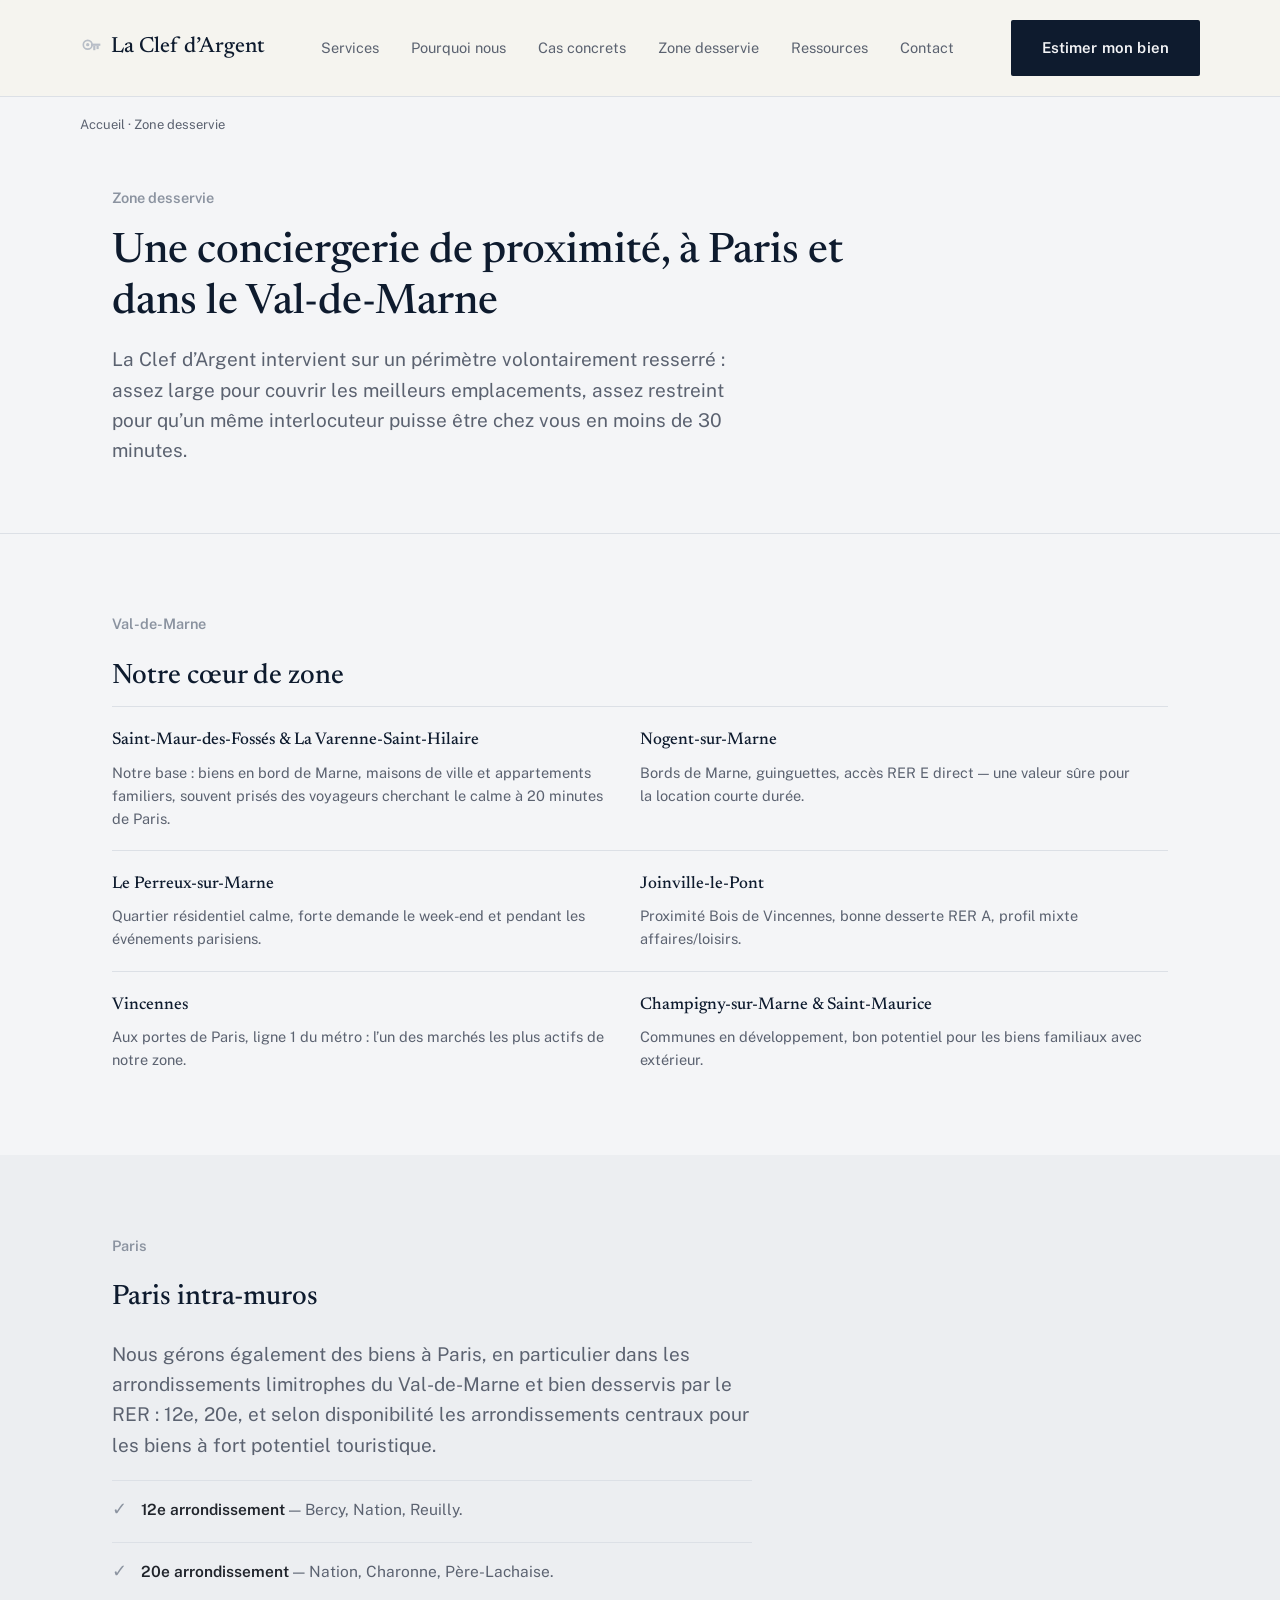
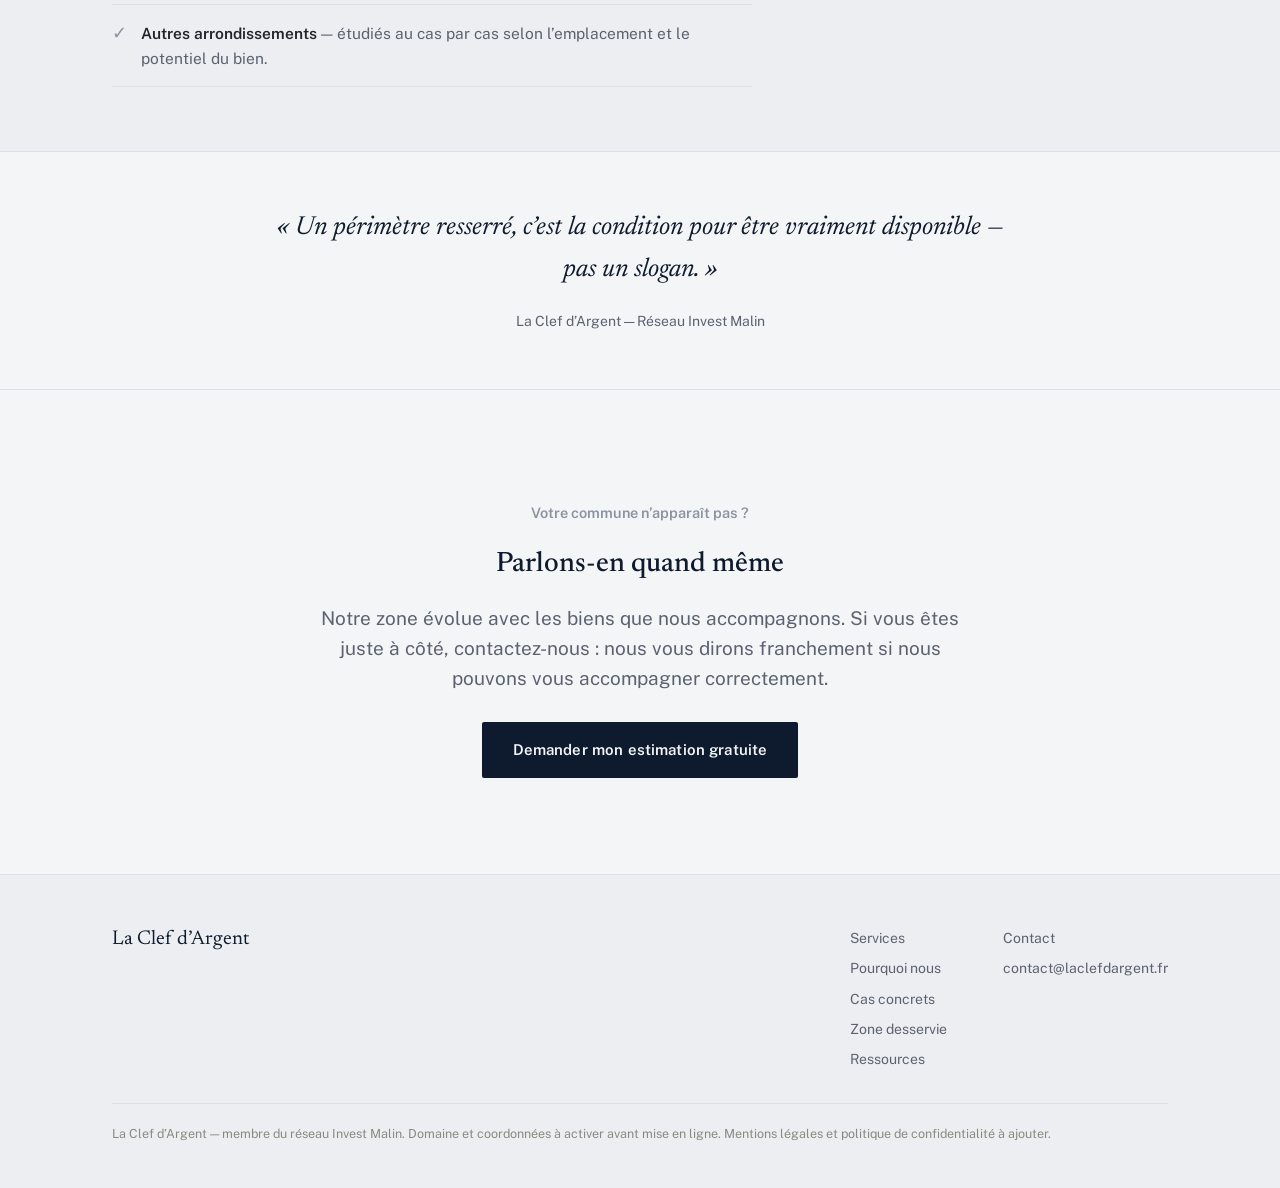
<file: zone-desservie.html>
<!DOCTYPE html>
<html lang="fr">
<head>
<meta charset="UTF-8">
<meta name="viewport" content="width=device-width, initial-scale=1.0">
<title>Conciergerie haut de gamme à Paris et dans le Val-de-Marne | La Clef d’Argent</title>
<meta name="description" content="La Clef d’Argent gère votre location courte durée à Paris et dans le Val-de-Marne : Saint-Maur-des-Fossés, Nogent-sur-Marne, Vincennes, Le Perreux, Joinville-le-Pont et alentours.">
<link rel="preconnect" href="https://fonts.googleapis.com">
<link rel="preconnect" href="https://fonts.gstatic.com" crossorigin>
<link href="https://fonts.googleapis.com/css2?family=Newsreader:ital,opsz,wght@0,6..72,400;0,6..72,500;0,6..72,600;1,6..72,400&family=Public+Sans:wght@400;500;600&display=swap" rel="stylesheet">
<link rel="stylesheet" href="styles.css">
</head>
<body>

<header>
  <div class="wrap nav">
    <a href="index.html" class="brand"><span class="brand-mark" aria-hidden="true"><svg viewBox="0 0 40 40" width="22" height="22"><circle cx="14" cy="14" r="8" fill="none" stroke="#B8BEC7" stroke-width="3"/><circle cx="14" cy="14" r="3" fill="#B8BEC7"/><rect x="20" y="12" width="17" height="4" fill="#B8BEC7"/><rect x="30" y="16" width="4" height="6" fill="#B8BEC7"/><rect x="24" y="16" width="4" height="8" fill="#B8BEC7"/></svg></span>La Clef d’Argent</a>
    <nav class="navlinks">
      <a href="services.html">Services</a>
      <a href="pourquoi-nous.html">Pourquoi nous</a>
      <a href="cas-concrets.html">Cas concrets</a>
      <a href="zone-desservie.html">Zone desservie</a>
      <a href="ressources.html">Ressources</a>
      <a href="index.html#contact">Contact</a>
    </nav>
    <a href="index.html#contact" class="btn btn-primary nav-cta">Estimer mon bien</a>
  </div>
</header>

<div class="wrap breadcrumb"><a href="index.html">Accueil</a> · Zone desservie</div>

<section class="page-hero">
  <div class="wrap">
    <p class="kicker">Zone desservie</p>
    <h1>Une conciergerie de proximité, à Paris et dans le Val-de-Marne</h1>
    <p class="lead">La Clef d’Argent intervient sur un périmètre volontairement resserré : assez large pour couvrir les meilleurs emplacements, assez restreint pour qu’un même interlocuteur puisse être chez vous en moins de 30 minutes.</p>
  </div>
</section>

<section class="section-tight">
  <div class="wrap">
    <p class="kicker">Val-de-Marne</p>
    <h2 style="font-size:28px; max-width:600px; margin-bottom:8px;">Notre cœur de zone</h2>
    <div class="commune-grid">
      <div class="commune-item">
        <h3>Saint-Maur-des-Fossés &amp; La Varenne-Saint-Hilaire</h3>
        <p>Notre base : biens en bord de Marne, maisons de ville et appartements familiers, souvent prisés des voyageurs cherchant le calme à 20 minutes de Paris.</p>
      </div>
      <div class="commune-item">
        <h3>Nogent-sur-Marne</h3>
        <p>Bords de Marne, guinguettes, accès RER E direct — une valeur sûre pour la location courte durée.</p>
      </div>
      <div class="commune-item">
        <h3>Le Perreux-sur-Marne</h3>
        <p>Quartier résidentiel calme, forte demande le week-end et pendant les événements parisiens.</p>
      </div>
      <div class="commune-item">
        <h3>Joinville-le-Pont</h3>
        <p>Proximité Bois de Vincennes, bonne desserte RER A, profil mixte affaires/loisirs.</p>
      </div>
      <div class="commune-item">
        <h3>Vincennes</h3>
        <p>Aux portes de Paris, ligne 1 du métro : l’un des marchés les plus actifs de notre zone.</p>
      </div>
      <div class="commune-item">
        <h3>Champigny-sur-Marne &amp; Saint-Maurice</h3>
        <p>Communes en développement, bon potentiel pour les biens familiaux avec extérieur.</p>
      </div>
    </div>
  </div>
</section>

<section class="section-tight" style="background:var(--bone);">
  <div class="wrap">
    <p class="kicker">Paris</p>
    <h2 style="font-size:28px; max-width:600px; margin-bottom:8px;">Paris intra-muros</h2>
    <p class="lead" style="margin-bottom:20px;">Nous gérons également des biens à Paris, en particulier dans les arrondissements limitrophes du Val-de-Marne et bien desservis par le RER : 12e, 20e, et selon disponibilité les arrondissements centraux pour les biens à fort potentiel touristique.</p>
    <ul class="checklist" style="max-width:640px;">
      <li><span class="check-mark">✓</span><span><strong>12e arrondissement</strong> — Bercy, Nation, Reuilly.</span></li>
      <li><span class="check-mark">✓</span><span><strong>20e arrondissement</strong> — Nation, Charonne, Père-Lachaise.</span></li>
      <li><span class="check-mark">✓</span><span><strong>Autres arrondissements</strong> — étudiés au cas par cas selon l’emplacement et le potentiel du bien.</span></li>
    </ul>
  </div>
</section>

<section class="quote-block">
  <div class="wrap">
    <p>« Un périmètre resserré, c’est la condition pour être vraiment disponible — pas un slogan. »</p>
    <span>La Clef d’Argent — Réseau Invest Malin</span>
  </div>
</section>

<section class="section" id="guide">
  <div class="wrap" style="text-align:center;">
    <p class="kicker">Votre commune n’apparaît pas ?</p>
    <h2 style="font-size:28px; margin-bottom:16px;">Parlons-en quand même</h2>
    <p class="lead" style="margin:0 auto 28px; text-align:center;">Notre zone évolue avec les biens que nous accompagnons. Si vous êtes juste à côté, contactez-nous : nous vous dirons franchement si nous pouvons vous accompagner correctement.</p>
    <a href="index.html#contact" class="btn btn-primary">Demander mon estimation gratuite</a>
  </div>
</section>

<footer>
  <div class="wrap">
    <div class="footer-grid">
      <div class="footer-brand">La Clef d’Argent</div>
      <div class="footer-cols">
        <div>
          <a href="services.html">Services</a>
          <a href="pourquoi-nous.html">Pourquoi nous</a>
          <a href="cas-concrets.html">Cas concrets</a>
          <a href="zone-desservie.html">Zone desservie</a>
          <a href="ressources.html">Ressources</a>
        </div>
        <div>
          <a href="index.html#contact">Contact</a>
          <a href="mailto:contact@laclefdargent.fr">contact@laclefdargent.fr</a>
        </div>
      </div>
    </div>
    <p class="fine">La Clef d’Argent — membre du réseau Invest Malin. Domaine et coordonnées à activer avant mise en ligne. Mentions légales et politique de confidentialité à ajouter.</p>
  </div>
</footer>

</body>
</html>
</file>
<file: styles.css>
:root{
    --navy:#0E1B2E;
    --navy-soft:#1B2C42;
    --bone:#ECEEF1;
    --bone-2:#F4F5F7;
    --brass:#B8BEC7;
    --brass-dark:#8B93A0;
    --ink:#20242B;
    --ink-soft:#5B6270;
    --green:#3F4B3B;
    --line:#DCE0E6;
    --danger:#9B4A3F;
  }
  *{box-sizing:border-box;}
  html{scroll-behavior:smooth;}
  body{
    margin:0;
    font-family:'Public Sans', sans-serif;
    color:var(--ink);
    background:var(--bone-2);
    line-height:1.6;
  }
  h1,h2,h3,.serif{font-family:'Newsreader', serif;}
  h1,h2,h3{color:var(--navy); font-weight:500; margin:0;}
  a{color:inherit;}
  img,svg{max-width:100%; display:block;}
  .wrap{max-width:1120px; margin:0 auto; padding:0 32px;}
  .section{padding:96px 0;}
  .section-tight{padding:64px 0;}
  .lead{font-size:19px; color:var(--ink-soft); max-width:640px;}
  .btn{
    display:inline-flex; align-items:center; justify-content:center;
    padding:15px 30px; border-radius:2px; font-size:15px; font-weight:600;
    text-decoration:none; cursor:pointer; border:1px solid transparent;
    font-family:'Public Sans', sans-serif; letter-spacing:.01em;
  }
  .btn-primary{background:var(--navy); color:var(--bone-2);}
  .btn-primary:hover{background:var(--navy-soft);}
  .btn-outline{border-color:var(--navy); color:var(--navy); background:transparent;}
  .btn-outline:hover{background:rgba(27,36,48,0.06);}
  .btn-brass{background:var(--brass); color:var(--navy);}
  .btn-brass:hover{background:var(--brass-dark); color:var(--bone-2);}

  /* Header */
  header{
    position:sticky; top:0; z-index:50;
    background:rgba(245,243,238,0.92); backdrop-filter:blur(6px);
    border-bottom:1px solid var(--line);
  }
  .nav{display:flex; align-items:center; justify-content:space-between; padding:20px 0;}
  .brand{font-family:'Newsreader', serif; font-size:22px; font-weight:500; color:var(--navy); text-decoration:none; display:inline-flex; align-items:center; gap:9px;}
  .brand-mark{display:inline-flex; flex-shrink:0;}
  .brand em{font-style:italic; color:var(--brass-dark);}
  .navlinks{display:flex; gap:32px; align-items:center;}
  .navlinks a{font-size:14.5px; text-decoration:none; color:var(--ink-soft);}
  .navlinks a:hover{color:var(--navy);}
  .nav-cta{display:none;}
  @media(min-width:860px){.nav-cta{display:inline-flex;}}
  .navlinks{display:none;}
  @media(min-width:860px){.navlinks{display:flex;}}

  /* Hero */
  .hero{padding:88px 0 72px; background:var(--bone-2);}
  .hero-grid{display:grid; grid-template-columns:1fr; gap:56px; align-items:center;}
  @media(min-width:900px){.hero-grid{grid-template-columns:1.05fr 0.95fr;}}
  .kicker{color:var(--brass-dark); font-size:14.5px; font-weight:600; margin-bottom:18px;}
  .hero h1{font-size:44px; line-height:1.15; margin-bottom:22px;}
  @media(min-width:640px){.hero h1{font-size:52px;}}
  .hero .lead{margin-bottom:32px;}
  .hero-ctas{display:flex; flex-wrap:wrap; gap:14px; margin-bottom:28px;}
  .trust-line{font-size:13.5px; color:var(--ink-soft); border-top:1px solid var(--line); padding-top:18px; max-width:520px;}

  /* Stats bar */
  .stats{background:var(--navy); color:var(--bone-2); padding:40px 0;}
  .stats-grid{display:grid; grid-template-columns:1fr; gap:28px;}
  @media(min-width:700px){.stats-grid{grid-template-columns:repeat(3,1fr);}}
  .stat h3{color:var(--brass); font-size:17px; margin-bottom:6px;}
  .stat p{color:#C9CDD3; font-size:14.5px; margin:0;}

  /* Steps */
  .steps{display:grid; grid-template-columns:1fr; gap:0;}
  @media(min-width:760px){.steps{grid-template-columns:repeat(4,1fr);}}
  .step{padding:28px 24px 28px 0; border-top:1px solid var(--line);}
  .step-num{font-family:'Newsreader', serif; font-style:italic; color:var(--brass-dark); font-size:26px; margin-bottom:10px;}
  .step h3{font-size:17px; margin-bottom:8px;}
  .step p{font-size:14.5px; color:var(--ink-soft); margin:0;}

  /* Two column editorial */
  .split{display:grid; grid-template-columns:1fr; gap:48px; align-items:start;}
  @media(min-width:900px){.split{grid-template-columns:0.9fr 1.1fr;}}
  .split h2{font-size:32px; margin-bottom:20px; line-height:1.25;}
  .checklist{list-style:none; margin:0; padding:0;}
  .checklist li{display:flex; gap:14px; padding:16px 0; border-top:1px solid var(--line); font-size:15.5px; color:var(--ink-soft);}
  .checklist li:last-child{border-bottom:1px solid var(--line);}
  .checklist strong{color:var(--ink); font-weight:600;}
  .check-mark{color:var(--brass-dark); flex-shrink:0; font-family:'Newsreader',serif; font-size:18px;}

  /* Guide (lead magnet) */
  .guide-section{background:var(--navy); color:var(--bone-2);}
  .guide-grid{display:grid; grid-template-columns:1fr; gap:44px; align-items:center;}
  @media(min-width:900px){.guide-grid{grid-template-columns:1fr 1fr;}}
  .guide-section h2{color:var(--bone-2); font-size:32px; margin-bottom:16px;}
  .guide-section .lead{color:#C9CDD3;}
  .guide-list{margin:24px 0 0; padding:0; list-style:none;}
  .guide-list li{font-size:14.5px; color:#C9CDD3; padding:8px 0; display:flex; gap:10px;}
  .guide-list li:before{content:"—"; color:var(--brass);}
  .guide-cover{
    background:var(--navy-soft); border:1px solid rgba(169,135,83,0.4);
    padding:44px 36px; position:relative;
  }
  .guide-cover .tag{color:var(--brass); font-size:13px; margin-bottom:14px;}
  .guide-cover h3{color:var(--bone-2); font-size:24px; line-height:1.3; margin-bottom:10px;}
  .guide-cover p{color:#9BA2AE; font-size:14px; margin-bottom:26px;}

  form.leadform{display:flex; flex-direction:column; gap:12px;}
  form.leadform input{
    padding:13px 14px; border:1px solid rgba(255,255,255,0.25); background:rgba(255,255,255,0.05);
    color:var(--bone-2); font-family:'Public Sans',sans-serif; font-size:14.5px; border-radius:2px;
  }
  form.leadform input::placeholder{color:#8B93A0;}
  form.leadform input:focus{outline:none; border-color:var(--brass);}
  .form-note{font-size:12px; color:#8B93A0; margin-top:8px;}
  .form-success{display:none; color:#BFD8C6; font-size:14.5px; padding-top:6px;}

  /* Testimonial-style quote */
  .quote-block{border-top:1px solid var(--line); border-bottom:1px solid var(--line); padding:56px 0; text-align:center;}
  .quote-block p{font-family:'Newsreader', serif; font-style:italic; font-size:26px; color:var(--navy); max-width:760px; margin:0 auto 16px;}
  .quote-block span{font-size:14px; color:var(--ink-soft);}

  /* Contact / final CTA */
  .contact-grid{display:grid; grid-template-columns:1fr; gap:48px;}
  @media(min-width:900px){.contact-grid{grid-template-columns:0.9fr 1.1fr;}}
  .contact-grid h2{font-size:32px; margin-bottom:16px;}
  .field-row{display:grid; grid-template-columns:1fr; gap:14px;}
  @media(min-width:560px){.field-row{grid-template-columns:1fr 1fr;}}
  .contact-form label{display:block; font-size:13px; color:var(--ink-soft); margin-bottom:6px;}
  .contact-form input, .contact-form textarea{
    width:100%; padding:12px 14px; border:1px solid var(--line); background:#fff;
    font-family:'Public Sans',sans-serif; font-size:14.5px; border-radius:2px; color:var(--ink);
  }
  .contact-form input:focus, .contact-form textarea:focus{outline:none; border-color:var(--brass-dark);}
  .contact-form .field{margin-bottom:16px;}
  .error-text{color:var(--danger); font-size:12.5px; margin-top:4px; display:none;}

  footer{background:var(--bone); border-top:1px solid var(--line); padding:48px 0 32px;}
  .footer-grid{display:flex; flex-wrap:wrap; justify-content:space-between; gap:24px; margin-bottom:28px;}
  .footer-brand{font-family:'Newsreader', serif; font-size:20px; color:var(--navy);}
  .footer-cols{display:flex; gap:56px; flex-wrap:wrap;}
  .footer-cols div{font-size:14px; color:var(--ink-soft);}
  .footer-cols a{text-decoration:none; color:var(--ink-soft); display:block; padding:4px 0;}
  .footer-cols a:hover{color:var(--navy);}
  .fine{font-size:12.5px; color:#8B8A80; border-top:1px solid var(--line); padding-top:20px;}

/* Content pages (zone desservie, blog) */
.breadcrumb{font-size:13px; color:var(--ink-soft); padding:18px 0 0;}
.breadcrumb a{color:var(--ink-soft); text-decoration:none;}
.breadcrumb a:hover{color:var(--navy);}
.page-hero{padding:36px 0 48px; border-bottom:1px solid var(--line);}
.page-hero h1{font-size:36px; line-height:1.2; max-width:760px;}
@media(min-width:640px){.page-hero h1{font-size:42px;}}
.page-hero .lead{margin-top:16px;}
.article-meta{font-size:13.5px; color:var(--ink-soft); margin-top:14px;}
.prose{max-width:700px;}
.prose p{font-size:16.5px; color:var(--ink); margin:0 0 20px;}
.prose h2{font-size:24px; margin:44px 0 14px;}
.prose h3{font-size:19px; margin:32px 0 10px;}
.prose ul{margin:0 0 20px; padding-left:20px;}
.prose li{font-size:16px; color:var(--ink); margin-bottom:8px;}
.callout{background:var(--bone); border-left:3px solid var(--brass-dark); padding:20px 24px; margin:32px 0; font-size:15px; color:var(--ink-soft);}
.callout strong{color:var(--ink);}

.commune-grid{display:grid; grid-template-columns:1fr; gap:0; margin-top:8px;}
@media(min-width:700px){.commune-grid{grid-template-columns:1fr 1fr;}}
.commune-item{padding:20px 24px 20px 0; border-top:1px solid var(--line);}
.commune-item h3{font-size:17px; margin-bottom:6px;}
.commune-item p{font-size:14.5px; color:var(--ink-soft); margin:0;}

.check-item{display:flex; gap:14px; padding:16px 0; border-top:1px solid var(--line); font-size:15.5px; color:var(--ink-soft); align-items:flex-start;}
.check-item:last-child{border-bottom:1px solid var(--line);}
.check-item strong{color:var(--ink); font-weight:600;}
.check-box{flex-shrink:0; width:18px; height:18px; border:1.5px solid var(--brass-dark); margin-top:2px;}

/* Simulator */
.sim-grid{display:grid; grid-template-columns:1fr; gap:32px;}
@media(min-width:900px){.sim-grid{grid-template-columns:1fr 1fr;}}
.sim-card{background:#fff; border:1px solid var(--line); padding:28px 26px;}
.sim-card h3{font-size:16px; margin-bottom:18px;}
.sim-field{margin-bottom:16px;}
.sim-field label{display:block; font-size:13px; color:var(--ink-soft); margin-bottom:6px;}
.sim-field select, .sim-field input{
  width:100%; padding:11px 12px; border:1px solid var(--line); background:#fff;
  font-family:'Public Sans',sans-serif; font-size:14.5px; border-radius:2px; color:var(--ink);
}
.sim-field select:focus, .sim-field input:focus{outline:none; border-color:var(--brass-dark);}
.sim-field-row{display:grid; grid-template-columns:1fr 1fr; gap:12px;}
.sim-check{display:flex; align-items:center; gap:8px; font-size:13.5px; color:var(--ink-soft); margin-bottom:16px;}
.sim-check input{width:auto;}
.sim-note{font-size:12px; color:var(--ink-soft); margin-top:4px;}
.sim-flag{display:inline-block; font-size:11px; padding:2px 8px; border-radius:2px; margin-left:6px; vertical-align:middle;}
.sim-flag-verified{background:#E4ECE6; color:var(--green);}
.sim-flag-check{background:#F3E8D9; color:var(--brass-dark);}

.sim-result{background:var(--navy); color:var(--bone-2); padding:28px 26px;}
.sim-result h3{color:var(--bone-2); font-size:16px; margin-bottom:18px;}
.sim-line{display:flex; justify-content:space-between; padding:10px 0; border-top:1px solid rgba(255,255,255,0.12); font-size:14px; color:#C9CDD3;}
.sim-line strong{color:var(--bone-2);}
.sim-total{display:flex; justify-content:space-between; padding:16px 0 4px; margin-top:6px; border-top:1px solid var(--brass); font-size:19px; color:var(--brass); font-family:'Newsreader',serif;}
.sim-disclaimer{background:var(--bone); border-left:3px solid var(--brass-dark); padding:16px 20px; font-size:13px; color:var(--ink-soft); margin-top:24px;}

/* Homepage trust sections */
.counters{display:grid; grid-template-columns:repeat(2,1fr); gap:24px; text-align:center;}
@media(min-width:700px){.counters{grid-template-columns:repeat(4,1fr);}}
.counter-num{font-family:'Newsreader',serif; font-size:34px; color:var(--navy);}
.counter-label{font-size:13px; color:var(--ink-soft); margin-top:4px;}

.testimonial-grid{display:grid; grid-template-columns:1fr; gap:0;}
@media(min-width:760px){.testimonial-grid{grid-template-columns:repeat(3,1fr);}}
.testimonial{padding:24px 24px 24px 0; border-top:1px solid var(--line);}
.testimonial p{font-size:15px; color:var(--ink); font-style:italic; margin-bottom:12px;}
.testimonial span{font-size:13px; color:var(--ink-soft);}

.beforeafter-grid{display:grid; grid-template-columns:1fr 1fr; gap:2px; background:var(--line);}
.beforeafter-panel{background:var(--bone-2); aspect-ratio:4/3; display:flex; align-items:center; justify-content:center; flex-direction:column; gap:8px;}
.beforeafter-panel span{font-size:12px; color:var(--ink-soft); letter-spacing:.02em;}

.faq-item{border-top:1px solid var(--line); padding:20px 0;}
.faq-item:last-child{border-bottom:1px solid var(--line);}
.faq-item h3{font-size:16px; margin-bottom:8px; font-weight:600; color:var(--navy);}
.faq-item p{font-size:14.5px; color:var(--ink-soft); margin:0;}

.placeholder-note{font-size:12px; color:var(--brass-dark); background:var(--bone); display:inline-block; padding:3px 10px; border-radius:2px; margin-bottom:12px;}

/* Comparison table (pourquoi-nous) */
.compare-table{width:100%; border-collapse:collapse; margin-top:8px;}
.compare-table th, .compare-table td{padding:14px 16px; text-align:left; font-size:14.5px; border-top:1px solid var(--line);}
.compare-table thead th{border-top:none; font-size:13px; color:var(--ink-soft); font-weight:600; padding-bottom:10px;}
.compare-table td:first-child, .compare-table th:first-child{color:var(--ink-soft); width:38%;}
.compare-table td.col-us{color:var(--navy); font-weight:600;}
.compare-table td.col-them{color:var(--ink-soft);}
</file>
